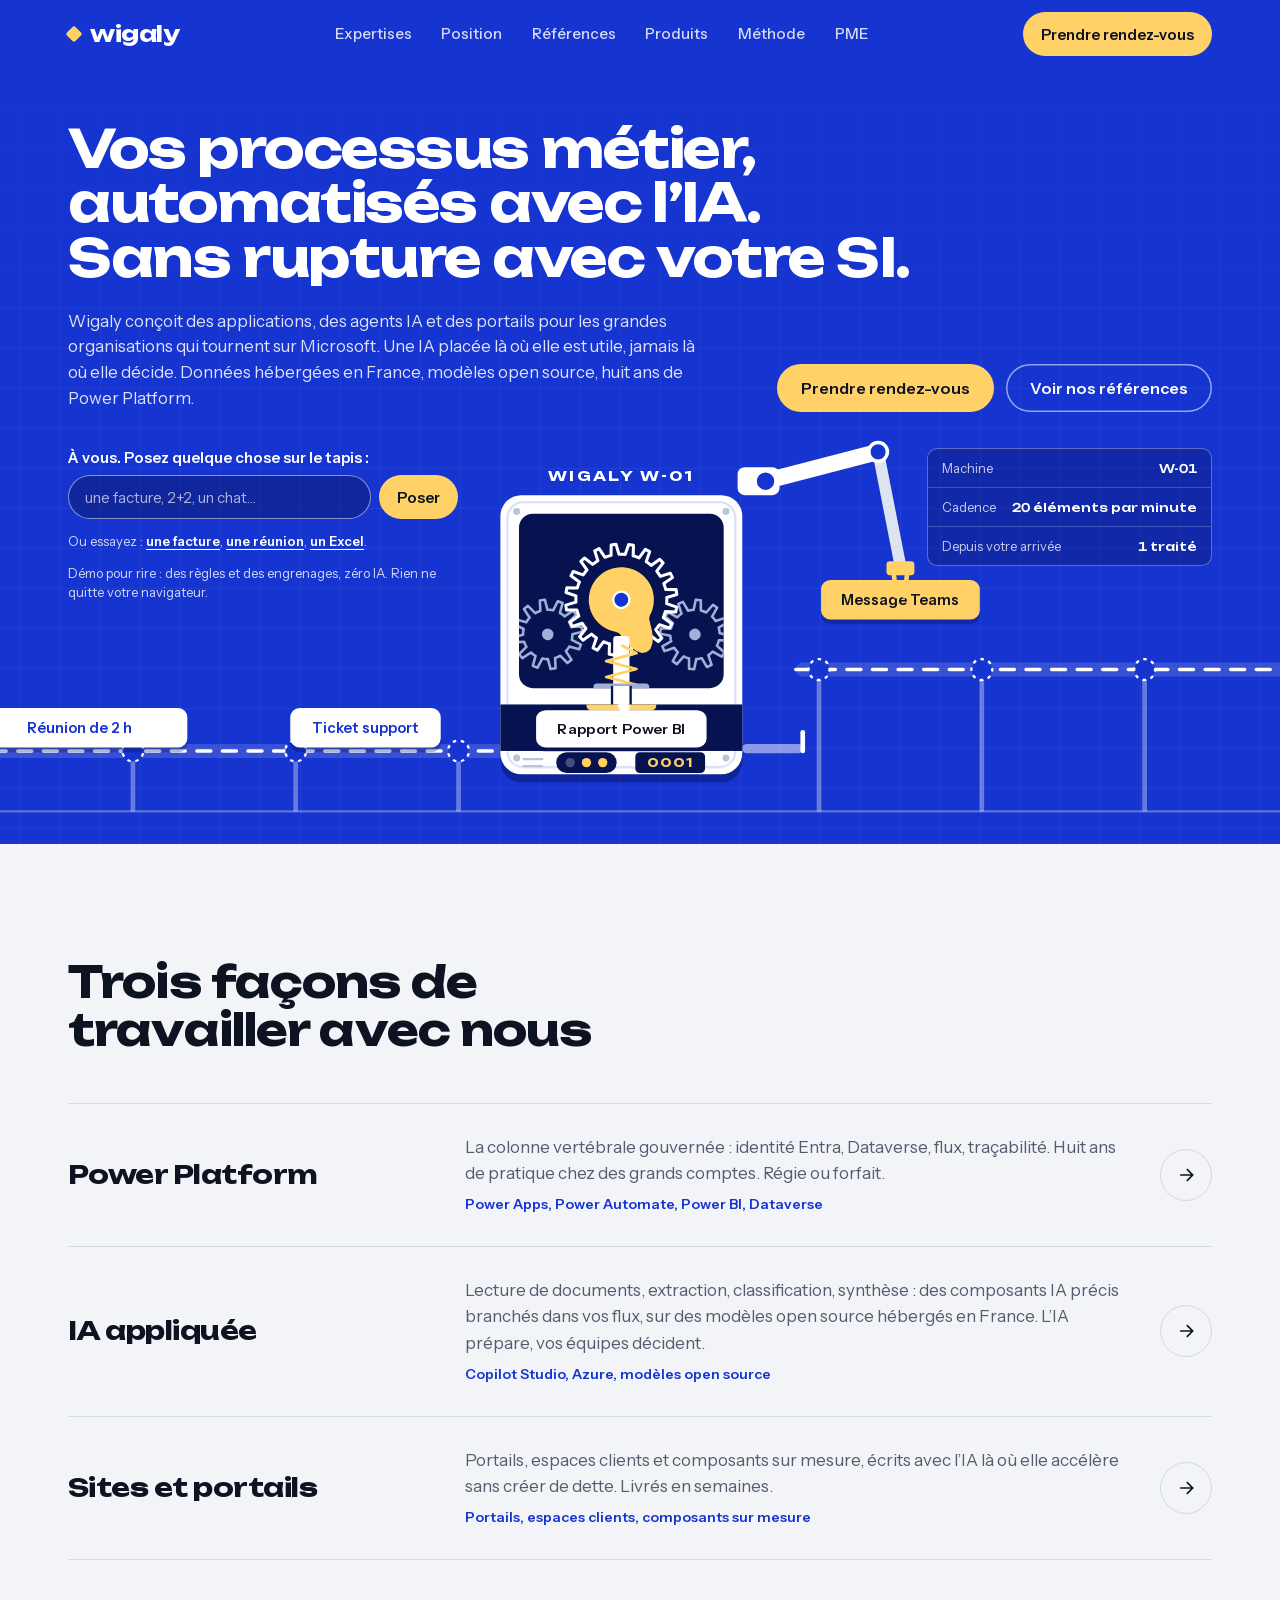
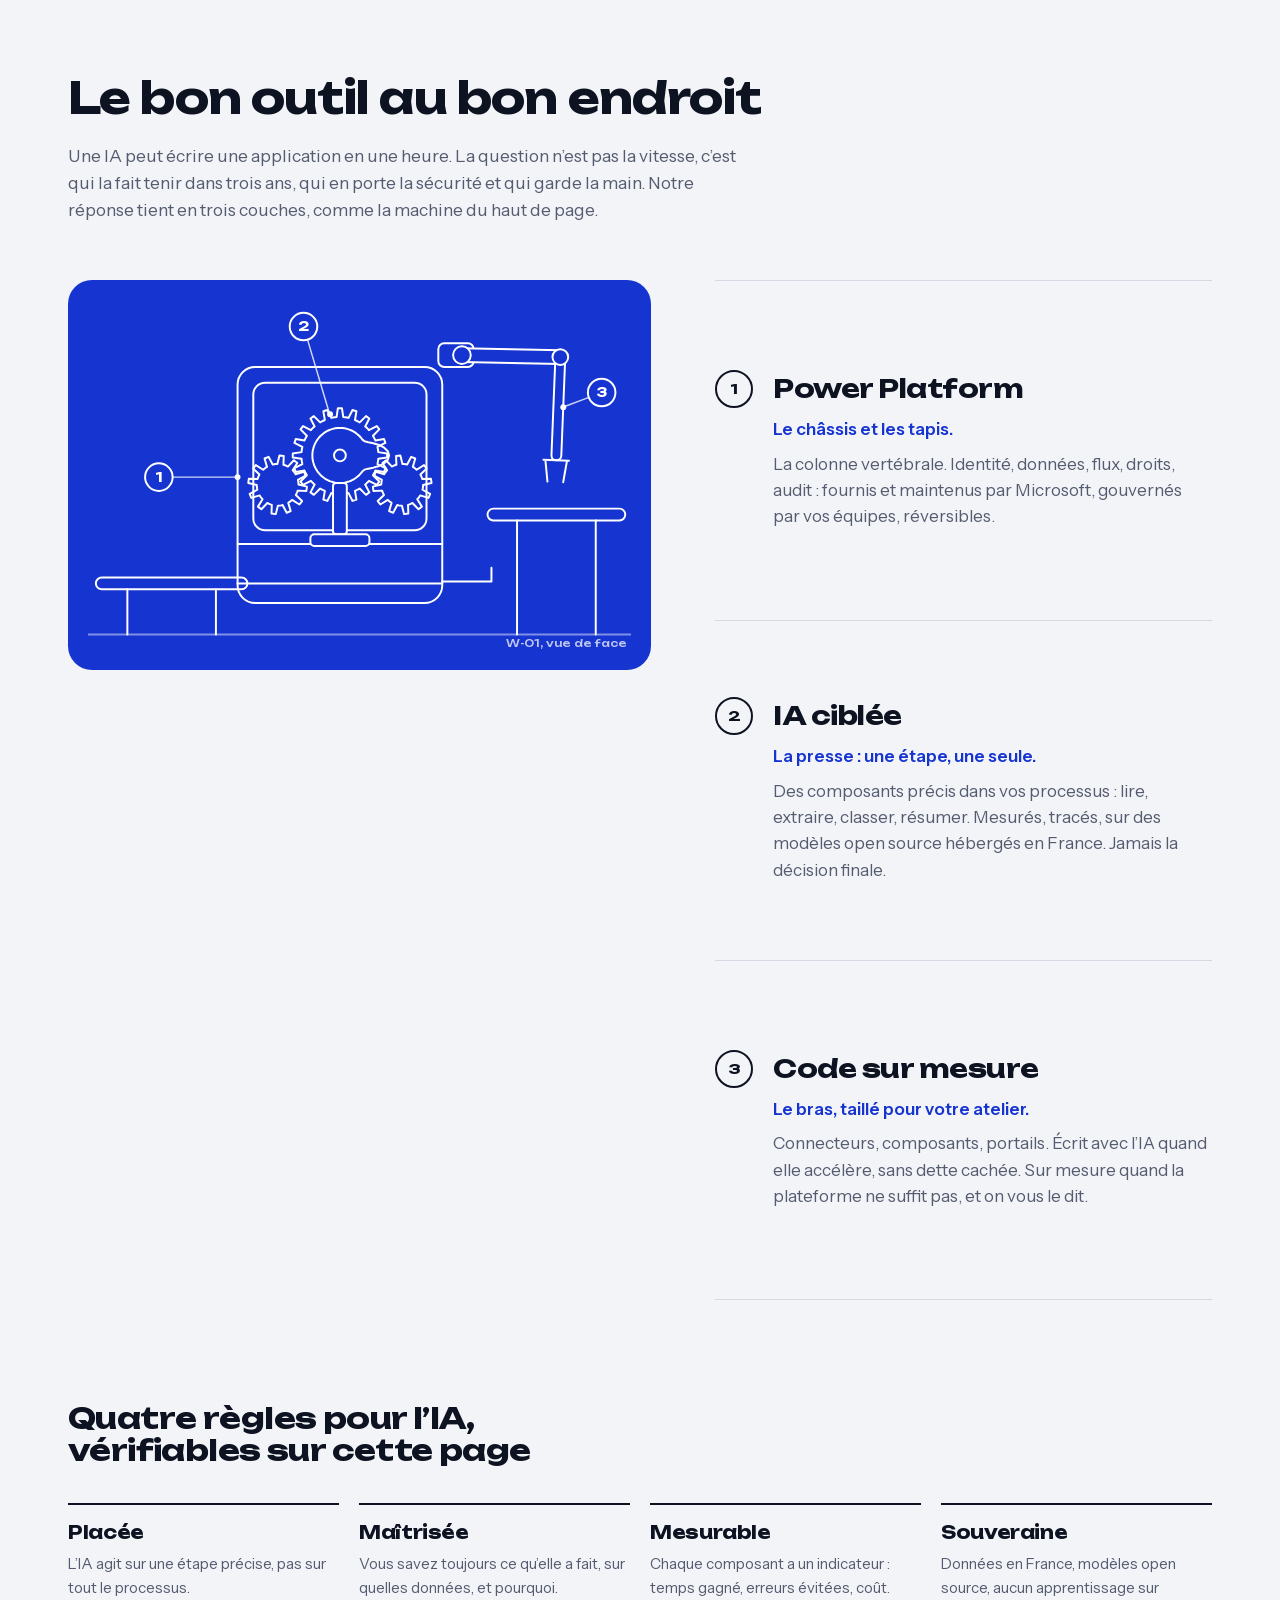
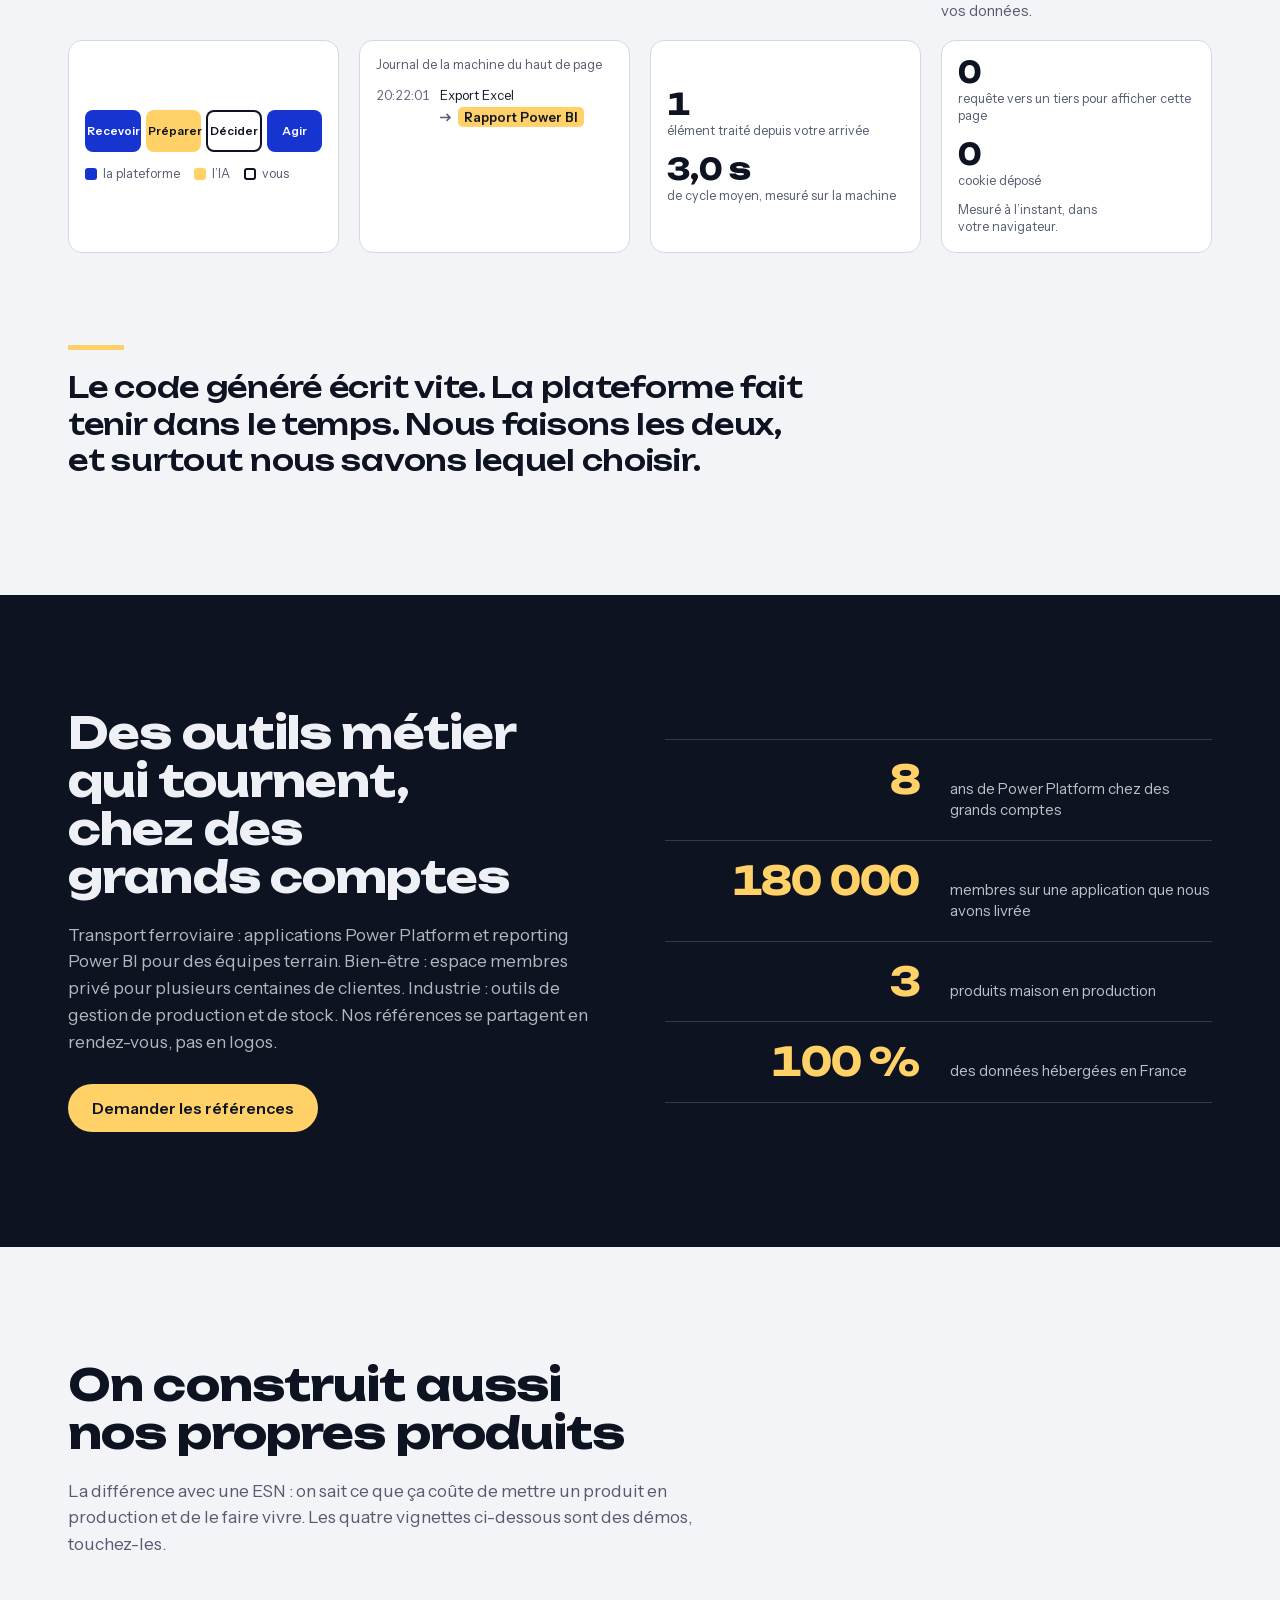
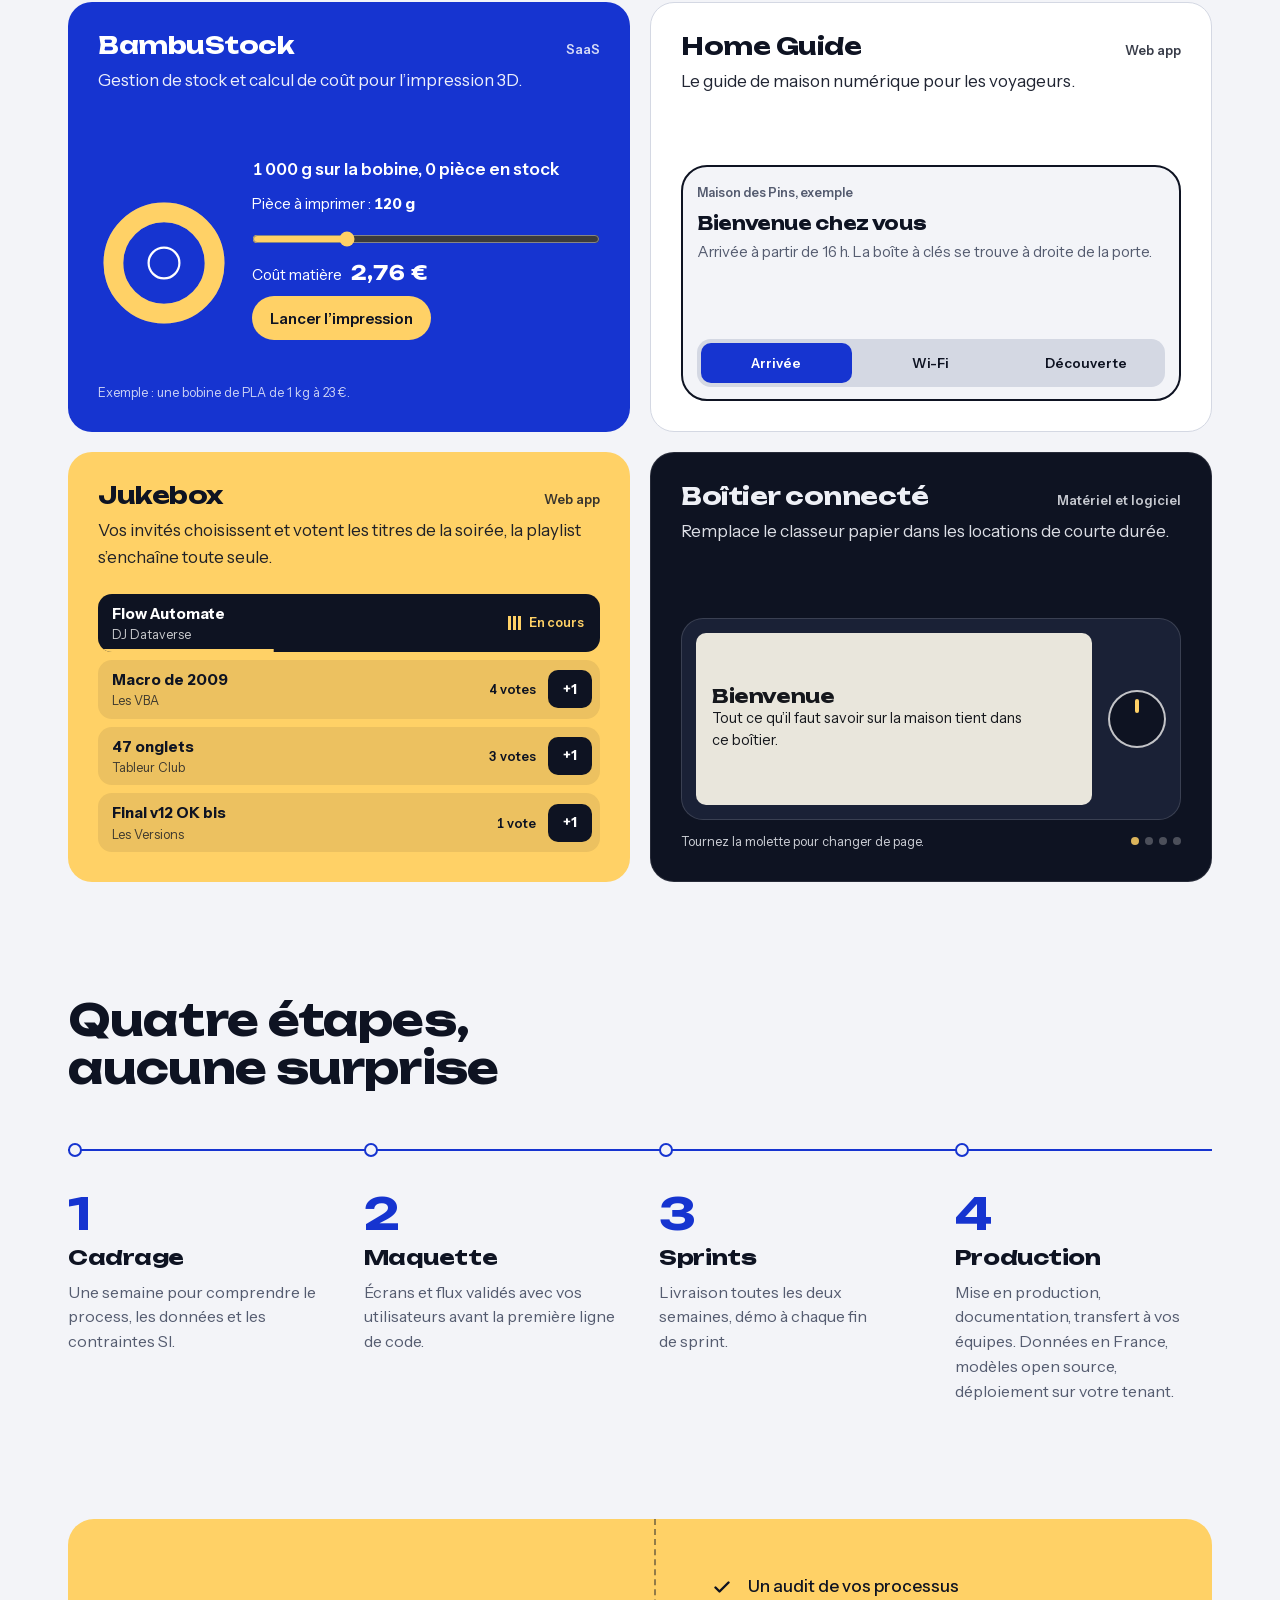
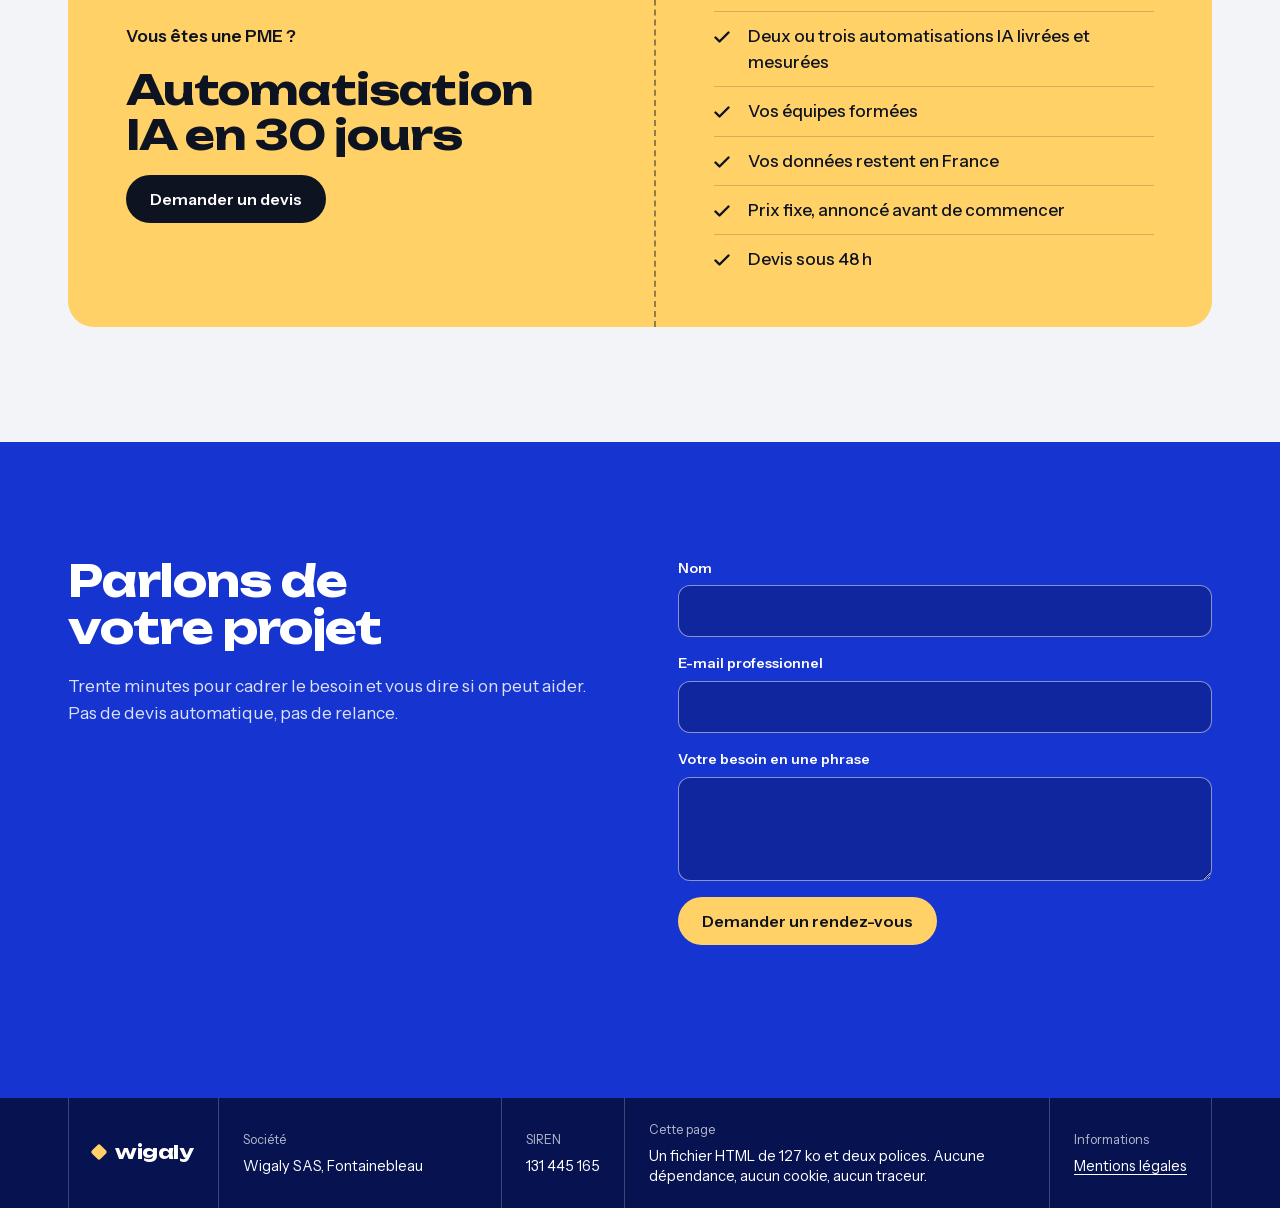
<file: index.html>
<!DOCTYPE html>
<html lang="fr">
<head>
<meta charset="utf-8">
<meta name="viewport" content="width=device-width, initial-scale=1, viewport-fit=cover">
<title>Wigaly | Dev, IA et Power Platform</title>
<!--
  Bonjour, vous lisez le code.
  Pas de framework, pas de dépendance, pas de traceur : une page, deux polices.
  Si ce genre de détail compte pour vous, parlons-en : https://wigaly.fr/#contact
-->
<meta name="description" content="Wigaly conçoit des applications, des agents IA et des portails pour les organisations qui tournent sur Microsoft. Power Platform, IA ciblée, code sur mesure. Données hébergées en France.">
<link rel="canonical" href="https://wigaly.fr/">
<meta name="theme-color" content="#1634D0">
<meta name="color-scheme" content="light dark">
<meta http-equiv="Content-Security-Policy" content="default-src 'none'; script-src 'sha256-qX1s1zWz9LETlTTkua7DiBuxr2IBR6Y5BhU6NMmOVVY=' 'sha256-QmC2ongD0VF4PHaNWZKIrT2hW1qVEXf73oFVi6MTuV0='; style-src 'sha256-6fe7krtAyXQupzDTDqhbJw/bdBOZjsmAE/sHssBiT24='; img-src 'self' data:; font-src 'self'; connect-src 'self'; base-uri 'none'; form-action 'self'">
<meta property="og:title" content="Wigaly | Dev, IA et Power Platform">
<meta property="og:description" content="Vos processus métier, automatisés avec l’IA. Sans rupture avec votre SI.">
<meta property="og:url" content="https://wigaly.fr/">
<meta property="og:type" content="website">
<meta property="og:locale" content="fr_FR">
<meta property="og:site_name" content="Wigaly">
<meta property="og:image" content="https://wigaly.fr/og.png">
<meta property="og:image:width" content="1200">
<meta property="og:image:height" content="630">
<meta property="og:image:alt" content="La machine W-01 de Wigaly : les demandes entrent en blanc sur un tapis, la presse les transforme, elles ressortent en jaune.">
<meta name="twitter:card" content="summary_large_image">
<link rel="icon" href="favicon.ico" sizes="32x32">
<link rel="icon" href="favicon.svg" type="image/svg+xml">
<link rel="apple-touch-icon" href="apple-touch-icon.png">
<link rel="preload" href="fonts/unbounded.woff2" as="font" type="font/woff2" crossorigin>
<link rel="preload" href="fonts/instrument-sans.woff2" as="font" type="font/woff2" crossorigin>
<script>(function(d){var c='js';try{if(sessionStorage.getItem('w01'))c+=' seen';else sessionStorage.setItem('w01','1');}catch(e){}d.className=c;})(document.documentElement);</script>
<style>
/* Wigaly : plan d'atelier.
   Une ligne de production traverse le haut de page. Le bleu est celui d'un tirage de plan,
   le jaune ne marque que ce qui sort de la machine, tout le reste se tait. */
@font-face{font-family:"Unbounded";src:url("fonts/unbounded.woff2") format("woff2");font-weight:500 700;font-style:normal;font-display:swap}
@font-face{font-family:"Instrument Sans";src:url("fonts/instrument-sans.woff2") format("woff2");font-weight:400 700;font-style:normal;font-display:swap}

:root{
  --paper:#F3F4F8; --raise:#FFFFFF; --ink:#0E1322; --mute:#555C70; --line:#D4D8E3;
  --cobalt:#1634D0; --night:#071250; --signal:#FFD166;
  --accent:#1634D0; --slab:#0E1322; --focus:#1634D0;
  --display:"Unbounded","Arial Black","Segoe UI",system-ui,sans-serif;
  --text:"Instrument Sans","Helvetica Neue",Helvetica,Arial,sans-serif;
  --gut:clamp(20px,4vw,48px);
  --t0:1s;
  color-scheme:light;
  box-sizing:border-box;padding-top:env(safe-area-inset-top,0px);padding-bottom:env(safe-area-inset-bottom,0px);
}
@media (prefers-color-scheme:dark){
  :root:not([data-theme="light"]){--paper:#0C101C;--raise:#141A2B;--ink:#EEF0F6;--mute:#A4ACC2;--line:#262D44;--accent:#93A5FF;--slab:#070A13;--focus:#FFD166;color-scheme:dark}
}
:root[data-theme="dark"]{--paper:#0C101C;--raise:#141A2B;--ink:#EEF0F6;--mute:#A4ACC2;--line:#262D44;--accent:#93A5FF;--slab:#070A13;--focus:#FFD166;color-scheme:dark}
.seen,html:not(.js){--t0:.05s}

*,*::before,*::after{box-sizing:border-box}
html{scroll-behavior:smooth;scroll-padding-top:84px;-webkit-text-size-adjust:100%;text-size-adjust:100%}
body{margin:0;background:var(--paper);color:var(--ink);font:400 17px/1.55 var(--text);-webkit-font-smoothing:antialiased;overflow-x:clip}
body::before{content:"";position:fixed;inset:0 0 auto;height:env(safe-area-inset-top,0px);z-index:40;background:var(--cobalt)}
h1,h2,h3,h4{font-family:var(--display);font-weight:700;letter-spacing:-.02em;line-height:1.1;margin:0;text-wrap:balance}
p,dl,dd,ol,ul,figure{margin:0}
ol,ul{padding:0;list-style:none}
p{text-wrap:pretty}
a{color:inherit;text-underline-offset:.2em}
button,input,textarea{font:inherit;color:inherit}
button{cursor:pointer}
img,svg{max-width:100%}
[hidden]{display:none!important}
:focus-visible{outline:3px solid var(--focus);outline-offset:3px}
.oc{--focus:#FFD166}
.vh{position:absolute;width:1px;height:1px;overflow:hidden;clip-path:inset(50%);white-space:nowrap}
.skip{position:absolute;left:12px;top:-80px;z-index:60;background:var(--signal);color:#0E1322;padding:12px 16px;border-radius:10px;font-weight:600;text-decoration:none}
.skip:focus{top:calc(env(safe-area-inset-top,0px) + 12px)}
.wrap{max-width:1240px;margin-inline:auto;padding-left:max(var(--gut),env(safe-area-inset-left,0px));padding-right:max(var(--gut),env(safe-area-inset-right,0px))}

/* Boutons */
.btn{display:inline-flex;align-items:center;justify-content:center;gap:10px;min-height:48px;padding:0 24px;border:0;border-radius:999px;font:600 16px/1 var(--text);text-decoration:none;white-space:nowrap;cursor:pointer;transition:transform .25s cubic-bezier(.2,.8,.2,1),background-color .2s,box-shadow .2s}
.btn:hover{transform:translateY(-2px)}
.btn-signal{background:var(--signal);color:#0E1322}
.btn-ghost{background:transparent;color:#fff;box-shadow:inset 0 0 0 1.5px rgba(255,255,255,.55)}
.btn-ghost:hover{box-shadow:inset 0 0 0 1.5px #fff}
.btn-ink{background:var(--cobalt);color:#fff}
.btn-dark{background:#0E1322;color:#fff}
.btn-sm{min-height:44px;padding:0 18px;font-size:15px}
.btn[aria-disabled="true"]{opacity:.6;cursor:default;transform:none}

/* Barre de navigation */
.nav{position:sticky;top:env(safe-area-inset-top,0px);z-index:30;background:var(--cobalt);color:#fff;transition:transform .45s cubic-bezier(.2,.8,.2,1)}
.nav.away{transform:translateY(-105%)}
.nav>.wrap{display:flex;align-items:center;justify-content:space-between;gap:16px;height:68px}
.logo{display:inline-flex;align-items:center;gap:10px;font:700 22px/1 var(--display);letter-spacing:-.02em;text-decoration:none;color:inherit}
.logo i{width:12px;height:12px;border-radius:2px;background:var(--signal);transform:rotate(45deg);flex:none}
.nav .logo{view-transition-name:logo}
.nav nav{display:flex;gap:clamp(12px,2vw,28px);font-weight:500;font-size:15px}
.nav nav a{position:relative;padding:12px 2px;text-decoration:none;opacity:.82;transition:opacity .2s}
.nav nav a:hover,.nav nav a[aria-current="true"]{opacity:1}
.nav nav a::after{content:"";position:absolute;left:2px;right:2px;bottom:6px;height:2px;background:var(--signal);transform:scaleX(0);transform-origin:0 50%;transition:transform .35s cubic-bezier(.2,.8,.2,1)}
.nav nav a[aria-current="true"]::after{transform:scaleX(1)}
.progress{position:absolute;left:0;right:0;bottom:0;height:3px;background:var(--signal);transform-origin:0 50%;transform:scaleX(0)}
@supports (animation-timeline:scroll()){
  .progress{animation:prog linear both;animation-timeline:scroll(root block)}
  @keyframes prog{to{transform:scaleX(1)}}
}
@media (max-width:880px){.nav nav{display:none}}

/* Ouverture */
.hero{position:relative;isolation:isolate;overflow:hidden;background:var(--cobalt);color:#fff}
.hero::before{content:"";position:absolute;inset:0;z-index:-1;background-image:linear-gradient(rgba(255,255,255,.05) 1px,transparent 1px),linear-gradient(90deg,rgba(255,255,255,.05) 1px,transparent 1px);background-size:40px 40px;background-position:50% 0;-webkit-mask-image:linear-gradient(180deg,transparent,#000 45%);mask-image:linear-gradient(180deg,transparent,#000 45%)}
.hero-top{display:grid;gap:clamp(16px,2.6vh,30px);padding-block:clamp(32px,6vh,72px) clamp(10px,2vh,24px)}
.hero h1{font-size:clamp(29px,min(4.05vw,7.4vh),58px);line-height:1.05;letter-spacing:-.028em}
.hero h1 .l{display:block}
.hero h1 .w{display:inline-block;opacity:0;transform:translateY(.55em) rotate(2deg);animation:rise .8s cubic-bezier(.2,.8,.2,1) forwards;animation-delay:calc(var(--t0) + var(--i) * 55ms)}
.hero-sub{display:grid;grid-template-columns:minmax(0,1fr) auto;gap:20px 48px;align-items:end;opacity:0;animation:fade .7s ease forwards;animation-delay:calc(var(--t0) + .55s)}
.hero-sub p{max-width:62ch;font-size:clamp(16px,1.3vw,19px);color:rgba(255,255,255,.86)}
.cta{display:flex;flex-wrap:wrap;gap:12px}
@keyframes rise{to{opacity:1;transform:none}}
@keyframes fade{to{opacity:1}}
@media (max-width:760px){
  .hero h1 .l{display:inline}
  .hero-sub{grid-template-columns:minmax(0,1fr)}
}

/* La ligne : machine W-01 */
.band{position:relative;height:clamp(300px,46vh,430px);opacity:0;animation:fade .8s ease forwards;animation-delay:calc(var(--t0) + .15s)}
#mach{position:absolute;inset:0;display:block;width:100%;height:100%;max-width:none;overflow:visible}
#mach text{font-family:var(--display)}
#mach .chip text{font:600 12.5px var(--text)}
#mach .chip.user .face{stroke:#FFD166;stroke-width:3}
.roller{fill:var(--cobalt);stroke:#fff;stroke-width:2;stroke-dasharray:3 4;transform-box:fill-box;transform-origin:center}
#leds circle{fill:rgba(255,255,255,.25)}
#leds circle.on{fill:#FFD166}
.band-ui{position:absolute;inset:0;display:flex;justify-content:space-between;align-items:flex-start;gap:24px 40px;padding-top:18px;pointer-events:none}
.band-ui>*{pointer-events:auto}
html:not(.js) .band-ui{display:none}
.drop{display:grid;gap:8px;width:min(100%,390px)}
.drop label{font:600 15px/1.3 var(--text)}
.drop-row{display:flex;gap:8px}
.drop input{flex:1;min-width:0;height:44px;padding:0 16px;border-radius:999px;border:1.5px solid rgba(255,255,255,.5);background:rgba(7,18,80,.4);color:#fff;font-size:15px}
.drop input::placeholder{color:rgba(255,255,255,.66)}
.drop-try,.drop-out{font-size:13px;line-height:1.45;color:rgba(255,255,255,.8)}
.drop-try button{padding:5px 0;border:0;background:none;color:#fff;font-weight:600;text-decoration:underline;text-underline-offset:3px}
.drop-out{min-height:2.9em}
.cartouche{display:grid;min-width:278px;border:1px solid rgba(255,255,255,.32);border-radius:10px;background:rgba(7,18,80,.3);font-size:13px;overflow:hidden}
.cartouche div{display:grid;grid-template-columns:auto 1fr;gap:16px;align-items:baseline;padding:9px 14px;border-top:1px solid rgba(255,255,255,.2)}
.cartouche div:first-child{border-top:0}
.cartouche dt{color:rgba(255,255,255,.76)}
.cartouche dd{text-align:right;font:500 12px/1.3 var(--display);font-variant-numeric:tabular-nums}
@media (max-width:1239px){
  .band{height:auto}
  #mach{position:static;height:clamp(270px,42vh,380px)}
  .band-ui{position:static;flex-wrap:wrap;padding-block:6px 30px}
  .drop{width:min(100%,460px)}
  .cartouche{min-width:min(100%,278px)}
}

/* Sections */
.block{padding-block:clamp(72px,9vw,128px)}
.block h2{font-size:clamp(27px,3.4vw,46px);max-width:19ch}
.lead{max-width:62ch;margin-top:20px;font-size:clamp(17px,1.35vw,20px);color:var(--mute)}
.sub{margin-top:clamp(64px,8vw,104px);font-size:clamp(21px,2.3vw,30px);max-width:24ch}

/* Titres révélés ligne à ligne (uniquement après un premier défilement) */
.split .ln{display:block;overflow:hidden;padding-bottom:.08em;margin-bottom:-.08em}
.split .ln>span{display:block}
.split.pre .ln>span{transform:translateY(112%)}
.split.in .ln>span{transform:none;transition:transform .95s cubic-bezier(.2,.8,.2,1);transition-delay:calc(var(--k) * 80ms)}

/* Expertises */
.rows{margin-top:48px;border-top:1px solid var(--line)}
.row{position:relative;display:grid;grid-template-columns:minmax(0,1.1fr) minmax(0,2fr) auto;gap:32px;align-items:center;padding:30px 0;border-bottom:1px solid var(--line);text-decoration:none;transition:padding .35s cubic-bezier(.2,.8,.2,1)}
.row::before{content:"";position:absolute;left:0;top:-1px;bottom:-1px;width:6px;background:var(--cobalt);transform:scaleY(0);transform-origin:50% 100%;transition:transform .35s cubic-bezier(.2,.8,.2,1)}
.row:hover,.row:focus-visible{padding-left:24px}
.row:hover::before,.row:focus-visible::before{transform:scaleY(1)}
.row h3{font-size:clamp(20px,2vw,28px)}
.row p{color:var(--mute)}
.row .tools{margin-top:8px;font-size:14px;font-weight:600;color:var(--accent)}
.row .go{display:grid;place-items:center;width:52px;height:52px;border-radius:50%;border:1.5px solid var(--line);transition:background-color .3s,color .3s,border-color .3s,transform .35s cubic-bezier(.2,.8,.2,1)}
.row:hover .go,.row:focus-visible .go{background:var(--cobalt);border-color:var(--cobalt);color:#fff;transform:rotate(-45deg)}
@media (max-width:760px){.row{grid-template-columns:minmax(0,1fr);gap:10px}.row .go{display:none}}

/* Position : le plan en trois couches */
.plan-grid{display:grid;grid-template-columns:minmax(0,1.08fr) minmax(0,.92fr);gap:clamp(28px,5vw,72px);align-items:start;margin-top:clamp(36px,5vw,56px)}
.plan{position:sticky;top:92px;z-index:2;padding:clamp(10px,1.6vw,20px);border-radius:24px;background:var(--cobalt);color:#fff}
.plan svg{display:block;width:100%;height:auto}
.plan .ln{fill:none;stroke:#fff;stroke-width:2;stroke-linecap:round;stroke-linejoin:round;transition:stroke .35s}
.plan .dim{stroke-opacity:.45}
.plan .sol{fill:var(--cobalt)}
.plan .flow{opacity:0;stroke-dasharray:10 9}
.plan .p{transition:opacity .45s}
.plan text{font-family:var(--display);fill:#fff}
.plan .bl circle{fill:var(--cobalt);stroke:#fff;stroke-width:2;transition:fill .35s,stroke .35s}
.plan .bl text{font-size:13px;font-weight:700;text-anchor:middle;transition:fill .35s}
.plan .bl .ld{stroke:#fff;stroke-width:1.5;stroke-opacity:.8}
.plan .bl .dot{fill:#fff;stroke:none}
.plan[data-on] .p,.plan[data-on] .bl{opacity:.28}
.plan[data-on="1"] .p1,.plan[data-on="2"] .p2,.plan[data-on="3"] .p3,.plan[data-on="1"] .b1,.plan[data-on="2"] .b2,.plan[data-on="3"] .b3{opacity:1}
.plan[data-on="1"] .p1 .ln,.plan[data-on="2"] .p2 .ln,.plan[data-on="3"] .p3 .ln{stroke:var(--signal)}
.plan[data-on="1"] .b1 circle,.plan[data-on="2"] .b2 circle,.plan[data-on="3"] .b3 circle{fill:var(--signal);stroke:var(--signal)}
.plan[data-on="1"] .b1 text,.plan[data-on="2"] .b2 text,.plan[data-on="3"] .b3 text{fill:#0E1322}
.plan[data-on="1"] .flow{opacity:1;animation:pflow .9s linear infinite}
.plan[data-on="2"] .spin{animation:pspin 4s linear infinite}
.plan[data-on="2"] .spin.rev{animation:pspinr 2.4s linear infinite}
.plan[data-on="2"] .bob{animation:pbob 4s linear infinite}
.plan[data-on="3"] .swing{animation:pswing 1.8s ease-in-out infinite alternate}
@keyframes pflow{to{stroke-dashoffset:-19}}
@keyframes pspin{to{transform:rotate(360deg)}}
@keyframes pspinr{to{transform:rotate(-360deg)}}
@keyframes pbob{0%,15.5%{transform:translateY(0)}20%{transform:translateY(11px)}25%{transform:translateY(22px)}30%{transform:translateY(11px)}34.5%,100%{transform:translateY(0)}}
@keyframes pswing{from{transform:rotate(-5deg)}to{transform:rotate(7deg)}}
.layer{display:grid;grid-template-columns:40px minmax(0,1fr);column-gap:18px;row-gap:8px;align-content:center;min-height:min(40vh,340px);padding-block:28px;border-top:1px solid var(--line);transition:opacity .4s}
.layer:last-child{border-bottom:1px solid var(--line)}
.layers.live .layer:not(.on){opacity:.5}
.bal{grid-row:1/span 3;align-self:start;display:grid;place-items:center;width:38px;height:38px;border-radius:50%;border:2px solid var(--ink);font:700 14px/1 var(--display);transition:background-color .35s,border-color .35s,color .35s}
.layer.on .bal{background:var(--signal);border-color:var(--signal);color:#0E1322}
.layer h3{align-self:center;min-height:38px;display:flex;align-items:center;font-size:clamp(20px,2vw,26px)}
.layer .k{font-weight:600;color:var(--accent)}
.layer p{grid-column:2;color:var(--mute)}
@media (max-width:900px){
  .plan-grid{grid-template-columns:minmax(0,1fr);gap:8px}
  .plan{top:calc(env(safe-area-inset-top,0px) + 8px);border-radius:18px;box-shadow:0 0 0 10px var(--paper)}
  .layer{min-height:44vh}
}

/* Position : quatre règles, quatre instruments */
.rules{display:grid;grid-template-columns:repeat(4,minmax(0,1fr));gap:0 20px;margin-top:36px}
.rule{display:grid;grid-row:span 3;grid-template-rows:subgrid;gap:10px;margin-bottom:28px;padding-top:18px;border-top:2px solid var(--ink)}
.rule h4{font-size:18px}
.rule>p{font-size:15px;color:var(--mute)}
.inst{display:flex;flex-direction:column;justify-content:center;gap:12px;min-height:176px;margin-top:8px;padding:16px;border:1px solid var(--line);border-radius:14px;background:var(--raise)}
.inst-t,.inst-n{font-size:12.5px;line-height:1.35;color:var(--mute)}
.who{display:grid;grid-template-columns:repeat(4,minmax(0,1fr));gap:5px}
.who li{display:grid;place-items:center;min-height:42px;padding:0 2px;border-radius:8px;font:600 11.5px/1.1 var(--text);text-align:center}
.who .pf{background:var(--cobalt);color:#fff}
.who .ia{background:var(--signal);color:#0E1322}
.who .you{box-shadow:inset 0 0 0 2px var(--ink)}
.legend{display:flex;flex-wrap:wrap;gap:6px 14px;font-size:12.5px;color:var(--mute)}
.legend span{display:inline-flex;align-items:center;gap:6px}
.legend span::before{content:"";width:12px;height:12px;border-radius:3px}
.legend .pf::before{background:var(--cobalt)}
.legend .ia::before{background:var(--signal)}
.legend .you::before{box-shadow:inset 0 0 0 2px var(--ink)}
.journal{display:grid;align-content:start;gap:9px;height:150px;overflow:hidden;font-size:13px;line-height:1.4;-webkit-mask-image:linear-gradient(180deg,#000 74%,transparent);mask-image:linear-gradient(180deg,#000 74%,transparent)}
.journal li{display:grid;grid-template-columns:auto minmax(0,1fr);gap:2px 10px;align-items:baseline;animation:jin .45s cubic-bezier(.2,.8,.2,1)}
.journal time{grid-area:1/1;color:var(--mute);font-variant-numeric:tabular-nums}
.journal i{grid-area:2/1;font-style:normal;font-weight:700;color:var(--accent)}
.journal .ja{grid-area:1/2;overflow-wrap:anywhere}
.journal .jb{grid-area:2/2;line-height:1.75}
.journal svg{width:12px;height:9px;margin-right:6px;color:var(--mute)}
.journal b{padding:2px 6px;border-radius:5px;background:var(--signal);color:#0E1322;font-weight:600;-webkit-box-decoration-break:clone;box-decoration-break:clone}
.journal .idle{display:block;color:var(--mute);animation:none}
@keyframes jin{from{opacity:0;transform:translateY(-8px)}}
.meas{display:grid;gap:14px}
.meas div{display:flex;flex-direction:column-reverse;gap:4px}
.meas dd{font:700 30px/1 var(--display);font-variant-numeric:tabular-nums}
.meas dt{font-size:12.5px;line-height:1.35;color:var(--mute)}
.quote{max-width:30ch;margin-top:clamp(36px,5vw,64px);font:500 clamp(20px,2.2vw,30px)/1.3 var(--display);letter-spacing:-.01em}
.quote::before{content:"";display:block;width:56px;height:5px;margin-bottom:20px;background:var(--signal)}
@media (max-width:1180px){.rules{grid-template-columns:repeat(2,minmax(0,1fr))}}
@media (max-width:600px){.rules{grid-template-columns:minmax(0,1fr)}}

/* Références */
.slab{background:var(--slab);color:#EEF0F6}
.slab .lead{color:rgba(238,240,246,.74)}
.refs{display:grid;grid-template-columns:minmax(0,1fr) minmax(0,1.05fr);gap:clamp(32px,6vw,88px);align-items:center}
.refs .btn{margin-top:28px}
.stats div{display:grid;grid-template-columns:minmax(0,6.4em) minmax(0,1fr);gap:clamp(16px,2.4vw,32px);align-items:baseline;padding-block:20px;border-top:1px solid rgba(255,255,255,.16);font-size:clamp(28px,3.1vw,44px)}
.stats div:last-child{border-bottom:1px solid rgba(255,255,255,.16)}
.stats dd{grid-row:1;grid-column:1;text-align:right;white-space:nowrap;font:700 1em/1 var(--display);letter-spacing:-.03em;color:var(--signal);font-variant-numeric:tabular-nums}
.stats dt{grid-row:1;grid-column:2;font-size:15px;line-height:1.4;color:rgba(238,240,246,.78)}
@media (max-width:900px){.refs{grid-template-columns:minmax(0,1fr)}}
@media (max-width:480px){.stats div{grid-template-columns:minmax(0,1fr);gap:6px}.stats dd{text-align:left}.stats dt{grid-row:2;grid-column:1}}

/* Produits : quatre démos jouables */
.prods{display:grid;grid-template-columns:repeat(2,minmax(0,1fr));gap:20px;margin-top:44px}
.prod{display:grid;grid-template-rows:auto 1fr;gap:22px;min-height:430px;padding:clamp(20px,2.4vw,30px);border-radius:24px}
.prod header{display:grid;gap:8px}
.prod-h{display:flex;justify-content:space-between;align-items:baseline;gap:12px}
.prod h3{font-size:24px}
.kind{font-size:13px;font-weight:600;opacity:.82}
.desc{max-width:46ch;opacity:.92}
.prod-a{background:var(--cobalt);color:#fff;--focus:#FFD166}
.prod-b{background:var(--raise);border:1px solid var(--line)}
.prod-c{background:var(--signal);color:#0E1322;--focus:#0E1322}
.prod-d{background:var(--slab);color:#EEF0F6;border:1px solid rgba(255,255,255,.1);--focus:#FFD166}
.demo{align-self:end}
.demo-note{margin-top:12px;font-size:12.5px;opacity:.78}
@media (max-width:860px){.prods{grid-template-columns:minmax(0,1fr)}.prod{min-height:0}}

/* BambuStock */
.bs{display:grid;grid-template-columns:132px minmax(0,1fr);gap:22px;align-items:center}
.spool{width:132px;height:132px;transform:rotate(-90deg)}
.spool .track{fill:none;stroke:rgba(255,255,255,.22);stroke-width:18}
.spool .left{fill:none;stroke:var(--signal);stroke-width:18;transition:stroke-dasharray .9s cubic-bezier(.2,.8,.2,1)}
.spool .hub{fill:none;stroke:#fff;stroke-width:2}
.bs-ui{display:grid;gap:10px}
.bs-stock{font-weight:600;font-variant-numeric:tabular-nums}
.bs-row{font-size:15px}
.bs-ui output{font-weight:700;font-variant-numeric:tabular-nums}
.bs-ui input[type=range]{width:100%;height:28px;margin:0;accent-color:var(--signal)}
.bs-cost{font-size:15px}
.bs-cost b{font:700 20px/1 var(--display);margin-left:6px;font-variant-numeric:tabular-nums}
.bs-ui .btn{justify-self:start}
.bs-msg{min-height:1.5em;font-size:13.5px}
@media (max-width:480px){.bs{grid-template-columns:minmax(0,1fr)}.spool{width:108px;height:108px}}

/* Home Guide */
.hg{display:grid}
.phone{display:grid;grid-template-rows:auto 1fr auto;gap:12px;width:100%;min-height:236px;padding:16px 14px 12px;border:2px solid var(--ink);border-radius:26px;background:var(--paper)}
.hg-home{font-size:12.5px;font-weight:600;color:var(--mute)}
.hg-panels h4{font-size:18px;margin-bottom:6px}
.hg-panels p{font-size:15px;color:var(--mute)}
.hg-panels>div{animation:hgin .35s cubic-bezier(.2,.8,.2,1)}
@keyframes hgin{from{opacity:0;transform:translateX(10px)}}
.hg-tabs{display:grid;grid-template-columns:repeat(3,minmax(0,1fr));gap:4px;padding:4px;border-radius:14px;background:var(--line)}
.hg-tabs button{min-height:40px;padding:0 4px;border:0;border-radius:10px;background:transparent;font-size:13.5px;font-weight:600;color:var(--ink)}
.hg-tabs button[aria-selected="true"]{background:var(--cobalt);color:#fff}

/* Jukebox */
.jk-list{display:grid;gap:8px}
.jk-list li{position:relative;display:grid;grid-template-columns:minmax(0,1fr) auto auto;gap:12px;align-items:center;min-height:54px;padding:8px 8px 8px 14px;border-radius:14px;background:rgba(14,19,34,.08);overflow:hidden}
.jk-list li.now{background:#0E1322;color:#fff}
.jk-t{display:grid;min-width:0}
.jk-t b{font-size:15px;white-space:nowrap;overflow:hidden;text-overflow:ellipsis}
.jk-t span{font-size:12.5px;opacity:.78}
.jk-v{font-size:13px;font-weight:600;font-variant-numeric:tabular-nums;white-space:nowrap}
.jk-list button{min-width:44px;min-height:38px;border:0;border-radius:10px;background:#0E1322;color:#fff;font-weight:700;font-size:14px;transition:transform .15s}
.jk-list button:active{transform:scale(.92)}
.jk-now{grid-column:2/span 2;display:inline-flex;align-items:center;gap:8px;padding-right:8px;font-size:12.5px;font-weight:600;color:var(--signal)}
.jk-eq{display:inline-flex;align-items:flex-end;gap:2px;height:14px}
.jk-eq i{width:3px;height:100%;background:var(--signal);transform-origin:50% 100%;animation:eq .9s ease-in-out infinite alternate}
.jk-eq i:nth-child(2){animation-delay:-.3s}.jk-eq i:nth-child(3){animation-delay:-.6s}
@keyframes eq{from{transform:scaleY(.25)}to{transform:scaleY(1)}}
.jk-bar{position:absolute;left:0;right:0;bottom:0;height:3px;background:var(--signal);transform-origin:0 50%;transform:scaleX(.35)}

/* Boîtier */
.bx{display:grid;gap:12px}
.box{display:grid;grid-template-columns:minmax(0,1fr) auto;gap:16px;align-items:center;padding:14px;border-radius:22px;background:#1A2136;border:1px solid rgba(255,255,255,.14)}
.eink{display:grid;align-content:center;gap:6px;min-height:172px;padding:16px;border-radius:10px;background:#E9E6DC;color:#15171C}
.eink h4{font-size:19px}
.eink p{font-size:14.5px}
.eink .qr{display:grid;grid-template-columns:92px minmax(0,1fr);gap:14px;align-items:center}
.eink .qr svg{width:92px;height:92px}
.eink small{font-size:12px;opacity:.75}
.eink.flash{animation:eink .34s steps(1)}
@keyframes eink{0%{filter:invert(1)}45%{filter:invert(0) contrast(.6)}100%{filter:none}}
.knob{position:relative;width:58px;height:58px;border-radius:50%;border:2px solid rgba(255,255,255,.75);background:#0E1322;transition:transform .4s cubic-bezier(.2,.8,.2,1)}
.knob span{position:absolute;left:50%;top:7px;width:4px;height:14px;margin-left:-2px;border-radius:2px;background:var(--signal)}
.bx-foot{display:flex;justify-content:space-between;align-items:center;gap:12px;font-size:12.5px;opacity:.85}
.bx-dots{display:inline-flex;gap:6px}
.bx-dots i{width:8px;height:8px;border-radius:50%;background:rgba(255,255,255,.3)}
.bx-dots i.on{background:var(--signal)}

/* Méthode */
.seq-wrap{position:relative;margin-top:56px}
.seq{display:grid;grid-template-columns:repeat(4,minmax(0,1fr));gap:clamp(20px,3vw,40px);padding-top:44px}
.seq-line{position:absolute;left:0;right:0;top:0;height:2px;background:var(--line)}
.seq-line i{position:absolute;inset:0;background:var(--accent);transform-origin:0 50%}
@supports (animation-timeline:view()){
  .seq-line i{animation:grow linear both;animation-timeline:view();animation-range:entry 30% cover 55%}
  @keyframes grow{from{transform:scaleX(0)}to{transform:scaleX(1)}}
}
.seq li{position:relative;display:grid;gap:10px;align-content:start}
.seq li::before{content:"";position:absolute;left:0;top:-50px;width:14px;height:14px;border-radius:50%;background:var(--paper);border:2px solid var(--accent)}
.seq .n{font:700 clamp(30px,3.4vw,46px)/1 var(--display);color:var(--accent)}
.seq h3{font-size:21px}
.seq p{color:var(--mute);font-size:16px}
@media (max-width:860px){
  .seq{grid-template-columns:minmax(0,1fr);gap:32px;padding:0 0 0 34px}
  .seq-line{left:6px;right:auto;top:6px;bottom:6px;width:2px;height:auto}
  .seq-line i{transform-origin:50% 0}
  .seq li::before{left:-34px;top:8px}
  @supports (animation-timeline:view()){@keyframes grow{from{transform:scaleY(0)}to{transform:scaleY(1)}}}
}

/* Offre PME : le bon de travail */
.block.flush{padding-top:0}
.ticket{display:grid;grid-template-columns:minmax(0,1.05fr) minmax(0,1fr);border-radius:26px;background:var(--signal);color:#0E1322;--focus:#0E1322}
.ticket-main{display:grid;gap:18px;align-content:center;justify-items:start;padding:clamp(28px,4.5vw,60px)}
.ticket-k{font-weight:600}
.ticket h2{font-size:clamp(26px,3.2vw,42px);max-width:14ch}
.ticket-spec{display:grid;align-content:center;gap:0;padding:clamp(20px,3.4vw,44px) clamp(28px,4.5vw,60px);border-left:2px dashed rgba(14,19,34,.45)}
.ticket-spec li{display:grid;grid-template-columns:22px minmax(0,1fr);gap:12px;align-items:baseline;padding-block:11px;border-top:1px solid rgba(14,19,34,.18);font-weight:500}
.ticket-spec li:first-child{border-top:0}
.ticket-spec svg{width:16px;height:12px;transform:translateY(1px)}
@media (max-width:820px){.ticket{grid-template-columns:minmax(0,1fr)}.ticket-spec{border-left:0;border-top:2px dashed rgba(14,19,34,.45)}}

/* Contact */
.closing{position:relative;isolation:isolate;background:var(--cobalt);color:#fff}
.closing .lead{color:rgba(255,255,255,.86)}
.contact{display:grid;grid-template-columns:minmax(0,1fr) minmax(0,1fr);gap:clamp(32px,6vw,88px);align-items:start}
.form{display:grid;gap:16px}
.f{display:grid;gap:6px}
.f label{font-size:14px;font-weight:600}
.f input,.f textarea{width:100%;padding:14px 16px;border:1.5px solid rgba(255,255,255,.5);border-radius:12px;background:rgba(7,18,80,.38);color:#fff;font-size:16px;line-height:1.4}
.f input{height:52px;padding-block:0}
.f textarea{min-height:104px;resize:vertical}
.f [aria-invalid="true"]{border-color:var(--signal)}
.err{font-size:13.5px;font-weight:600;color:var(--signal)}
.hp{position:absolute;left:-9999px;width:1px;height:1px;overflow:hidden}
.form .btn{justify-self:start}
.form-status{min-height:1.5em;font-size:15px;font-weight:600}
.form-status.warn,.form-status.bad{color:var(--signal)}
@media (max-width:900px){.contact{grid-template-columns:minmax(0,1fr)}}

/* Pied de page : le cartouche du plan */
.foot{background:var(--night);color:#fff}
.tb{display:grid;grid-template-columns:auto minmax(0,1fr) auto minmax(0,1.5fr) auto;border-inline:1px solid rgba(255,255,255,.22)}
.tb>div{display:grid;gap:6px;align-content:center;padding:22px clamp(14px,2vw,24px);border-left:1px solid rgba(255,255,255,.22)}
.tb>div:first-child{border-left:0}
.tb dt{font-size:12.5px;color:rgba(255,255,255,.7)}
.tb dd{font-size:14.5px;line-height:1.4}
.tb .logo{font-size:19px}
@media (max-width:980px){.tb{grid-template-columns:minmax(0,1fr) minmax(0,1fr);border-inline:0}.tb>div{border-left:0;border-top:1px solid rgba(255,255,255,.22);padding-inline:0}.tb>div:first-child{grid-column:1/-1;border-top:0}.tb>div:nth-child(4),.tb>div:nth-child(5){grid-column:1/-1}}

/* Rideau d'ouverture, une seule fois par visite */
.loader{position:fixed;inset:0;z-index:100;display:grid;place-items:center;background:#0E1322;color:var(--signal);font:700 clamp(28px,6vw,72px)/1.1 var(--display);animation:curtain .55s cubic-bezier(.7,0,.2,1) .78s forwards}
.loader span{display:block;overflow:hidden;padding-bottom:.14em}
.loader b{display:block;transform:translateY(118%);animation:rise .5s cubic-bezier(.2,.8,.2,1) .08s forwards}
@keyframes curtain{to{transform:translateY(-101%)}}
.seen .loader,html:not(.js) .loader{display:none}

/* Curseur (souris uniquement) */
.cur{position:fixed;left:0;top:0;z-index:90;width:12px;height:12px;margin:-6px 0 0 -6px;border-radius:50%;background:var(--signal);box-shadow:inset 0 0 0 2px var(--signal);mix-blend-mode:difference;pointer-events:none;opacity:0;transition:width .25s,height .25s,margin .25s,opacity .25s,background-color .25s}
.cur.live{opacity:1}
.cur.big{width:46px;height:46px;margin:-23px 0 0 -23px;background:transparent}
@media not all and (hover:hover) and (pointer:fine){.cur{display:none}}
.mag{will-change:transform}

/* Transitions de vue */
@view-transition{navigation:auto}
.vt-local::view-transition-old(root),.vt-local::view-transition-new(root){animation:none}
::view-transition-group(*){animation-duration:.4s;animation-timing-function:cubic-bezier(.2,.8,.2,1)}

@media (prefers-reduced-motion:reduce){
  html{scroll-behavior:auto}
  *,*::before,*::after{animation-duration:.01ms!important;animation-delay:0s!important;animation-iteration-count:1!important;transition-duration:.01ms!important;transition-delay:0s!important}
  .loader,.cur{display:none}
  .hero h1 .w,.hero-sub,.band{opacity:1;transform:none;animation:none}
}

</style>
<script type="application/ld+json">{"@context":"https://schema.org","@type":"ProfessionalService","name":"Wigaly","legalName":"WIGALY","url":"https://wigaly.fr/","logo":"https://wigaly.fr/apple-touch-icon.png","image":"https://wigaly.fr/og.png","description":"Applications métier, agents IA et portails pour les organisations qui tournent sur Microsoft.","foundingDate":"2026-10-13","address":{"@type":"PostalAddress","addressLocality":"Fontainebleau","postalCode":"77300","addressCountry":"FR"},"areaServed":"FR","identifier":{"@type":"PropertyValue","propertyID":"SIREN","value":"131445165"},"vatID":"FR49131445165","knowsAbout":["Microsoft Power Platform","Power Apps","Power Automate","Power BI","Dataverse","Copilot Studio","Intelligence artificielle appliquée","Automatisation de processus"]}</script>
</head>
<body>
<a class="skip" href="#contenu">Aller au contenu</a>
<div class="loader" aria-hidden="true"><span><b>wigaly</b></span></div>
<div class="cur" aria-hidden="true"></div>

<header class="nav oc" id="nav">
  <div class="wrap">
    <a class="logo" href="#top" aria-label="Wigaly, haut de page"><i></i>wigaly</a>
    <nav aria-label="Sections de la page">
      <a href="#expertises">Expertises</a><a href="#position">Position</a><a href="#references">Références</a><a href="#produits">Produits</a><a href="#methode">Méthode</a><a href="#pme">PME</a>
    </nav>
    <a class="btn btn-signal btn-sm mag" href="#contact">Prendre rendez-vous</a>
  </div>
  <span class="progress" aria-hidden="true"></span>
</header>

<main id="contenu">

<section class="hero oc" id="top">
  <div class="wrap hero-top">
    <h1><span class="l">Vos processus métier,</span> <span class="l">automatisés avec l’IA.</span> <span class="l">Sans rupture avec votre SI.</span></h1>
    <div class="hero-sub">
      <p>Wigaly conçoit des applications, des agents IA et des portails pour les grandes organisations qui tournent sur Microsoft. Une IA placée là où elle est utile, jamais là où elle décide. Données hébergées en France, modèles open source, huit ans de Power Platform.</p>
      <div class="cta">
        <a class="btn btn-signal mag" href="#contact">Prendre rendez-vous</a>
        <a class="btn btn-ghost mag" href="#references">Voir nos références</a>
      </div>
    </div>
  </div>
  <div class="band">
    <svg id="mach" viewBox="16 64 640 356" preserveAspectRatio="xMidYMid meet" aria-hidden="true" focusable="false">
      <defs>
        <clipPath id="win"><rect x="232" y="136" width="176" height="150" rx="12"/></clipPath>
        <clipPath id="tun"><rect x="216" y="300" width="208" height="40"/></clipPath>
      </defs>
      <g id="scenery">
        <line x1="-2400" y1="392" x2="3000" y2="392" stroke="#fff" stroke-opacity=".3" stroke-width="2"/>
        <rect x="-2400" y="334" width="2626" height="12" rx="6" fill="#fff" fill-opacity=".14"/>
        <rect x="470" y="264" width="2600" height="12" rx="6" fill="#fff" fill-opacity=".14"/>
      </g>
      <rect x="424" y="334" width="52" height="8" rx="4" fill="#fff" fill-opacity=".5"/>
      <rect x="474" y="322" width="4" height="20" rx="2" fill="#fff"/>
      <rect x="216" y="127" width="208" height="240" rx="18" fill="#071250" fill-opacity=".42"/>
      <rect x="216" y="120" width="208" height="240" rx="18" fill="#fff"/>
      <rect x="222" y="126" width="196" height="228" rx="14" fill="none" stroke="#1634D0" stroke-opacity=".14" stroke-width="2"/>
      <g fill="#B9C3DA"><circle cx="230" cy="134" r="3"/><circle cx="410" cy="134" r="3"/><circle cx="230" cy="346" r="3"/><circle cx="410" cy="346" r="3"/></g>
      <rect x="232" y="136" width="176" height="150" rx="12" fill="#071250"/>
      <g clip-path="url(#win)">
        <g id="g2" transform="translate(256.7 239.8) rotate(217.80)"><path d="M20.7 -4.6L21.0 -3.1L29.8 -2.2L29.8 2.2L21.0 3.1L20.7 4.6L20.3 6.3L19.7 7.8L26.9 13.0L24.7 16.8L16.6 13.2L15.6 14.4L14.4 15.6L13.2 16.6L16.8 24.7L13.0 26.9L7.8 19.7L6.3 20.3L4.6 20.7L3.1 21.0L2.2 29.8L-2.2 29.8L-3.1 21.0L-4.6 20.7L-6.3 20.3L-7.8 19.7L-13.0 26.9L-16.8 24.7L-13.2 16.6L-14.4 15.6L-15.6 14.4L-16.6 13.2L-24.7 16.8L-26.9 13.0L-19.7 7.8L-20.3 6.3L-20.7 4.6L-21.0 3.1L-29.8 2.2L-29.8 -2.2L-21.0 -3.1L-20.7 -4.6L-20.3 -6.3L-19.7 -7.8L-26.9 -13.0L-24.7 -16.8L-16.6 -13.2L-15.6 -14.4L-14.4 -15.6L-13.2 -16.6L-16.8 -24.7L-13.0 -26.9L-7.8 -19.7L-6.3 -20.3L-4.6 -20.7L-3.1 -21.0L-2.2 -29.8L2.2 -29.8L3.1 -21.0L4.6 -20.7L6.3 -20.3L7.8 -19.7L13.0 -26.9L16.8 -24.7L13.2 -16.6L14.4 -15.6L15.6 -14.4L16.6 -13.2L24.7 -16.8L26.9 -13.0L19.7 -7.8L20.3 -6.3Z" fill="none" stroke="#9FB0D8" stroke-width="2.2" stroke-linejoin="round"/><circle r="5" fill="#9FB0D8"/></g>
        <g id="g3" transform="translate(383.3 239.8) rotate(232.20)"><path d="M20.7 -4.6L21.0 -3.1L29.8 -2.2L29.8 2.2L21.0 3.1L20.7 4.6L20.3 6.3L19.7 7.8L26.9 13.0L24.7 16.8L16.6 13.2L15.6 14.4L14.4 15.6L13.2 16.6L16.8 24.7L13.0 26.9L7.8 19.7L6.3 20.3L4.6 20.7L3.1 21.0L2.2 29.8L-2.2 29.8L-3.1 21.0L-4.6 20.7L-6.3 20.3L-7.8 19.7L-13.0 26.9L-16.8 24.7L-13.2 16.6L-14.4 15.6L-15.6 14.4L-16.6 13.2L-24.7 16.8L-26.9 13.0L-19.7 7.8L-20.3 6.3L-20.7 4.6L-21.0 3.1L-29.8 2.2L-29.8 -2.2L-21.0 -3.1L-20.7 -4.6L-20.3 -6.3L-19.7 -7.8L-26.9 -13.0L-24.7 -16.8L-16.6 -13.2L-15.6 -14.4L-14.4 -15.6L-13.2 -16.6L-16.8 -24.7L-13.0 -26.9L-7.8 -19.7L-6.3 -20.3L-4.6 -20.7L-3.1 -21.0L-2.2 -29.8L2.2 -29.8L3.1 -21.0L4.6 -20.7L6.3 -20.3L7.8 -19.7L13.0 -26.9L16.8 -24.7L13.2 -16.6L14.4 -15.6L15.6 -14.4L16.6 -13.2L24.7 -16.8L26.9 -13.0L19.7 -7.8L20.3 -6.3Z" fill="none" stroke="#9FB0D8" stroke-width="2.2" stroke-linejoin="round"/><circle r="5" fill="#9FB0D8"/></g>
        <g id="g1" transform="translate(320 210)"><path d="M38.8 -5.2L39.0 -3.4L47.9 -2.1L47.9 2.1L39.0 3.4L38.8 5.2L38.5 7.1L38.2 8.8L46.2 12.8L44.9 16.8L36.0 15.3L35.3 16.9L34.4 18.6L33.6 20.1L40.0 26.5L37.5 29.9L29.5 25.7L28.4 27.0L27.0 28.4L25.7 29.5L29.9 37.5L26.5 40.0L20.1 33.6L18.6 34.4L16.9 35.3L15.3 36.0L16.8 44.9L12.8 46.2L8.8 38.2L7.1 38.5L5.2 38.8L3.4 39.0L2.1 47.9L-2.1 47.9L-3.4 39.0L-5.2 38.8L-7.1 38.5L-8.8 38.2L-12.8 46.2L-16.8 44.9L-15.3 36.0L-16.9 35.3L-18.6 34.4L-20.1 33.6L-26.5 40.0L-29.9 37.5L-25.7 29.5L-27.0 28.4L-28.4 27.0L-29.5 25.7L-37.5 29.9L-40.0 26.5L-33.6 20.1L-34.4 18.6L-35.3 16.9L-36.0 15.3L-44.9 16.8L-46.2 12.8L-38.2 8.8L-38.5 7.1L-38.8 5.2L-39.0 3.4L-47.9 2.1L-47.9 -2.1L-39.0 -3.4L-38.8 -5.2L-38.5 -7.1L-38.2 -8.8L-46.2 -12.8L-44.9 -16.8L-36.0 -15.3L-35.3 -16.9L-34.4 -18.6L-33.6 -20.1L-40.0 -26.5L-37.5 -29.9L-29.5 -25.7L-28.4 -27.0L-27.0 -28.4L-25.7 -29.5L-29.9 -37.5L-26.5 -40.0L-20.1 -33.6L-18.6 -34.4L-16.9 -35.3L-15.3 -36.0L-16.8 -44.9L-12.8 -46.2L-8.8 -38.2L-7.1 -38.5L-5.2 -38.8L-3.4 -39.0L-2.1 -47.9L2.1 -47.9L3.4 -39.0L5.2 -38.8L7.1 -38.5L8.8 -38.2L12.8 -46.2L16.8 -44.9L15.3 -36.0L16.9 -35.3L18.6 -34.4L20.1 -33.6L26.5 -40.0L29.9 -37.5L25.7 -29.5L27.0 -28.4L28.4 -27.0L29.5 -25.7L37.5 -29.9L40.0 -26.5L33.6 -20.1L34.4 -18.6L35.3 -16.9L36.0 -15.3L44.9 -16.8L46.2 -12.8L38.2 -8.8L38.5 -7.1Z" fill="none" stroke="#fff" stroke-width="2.6" stroke-linejoin="round"/><path d="M50.0 0.0L48.7 4.3L45.0 7.9L39.8 10.7L34.0 12.4L28.8 13.4L25.0 14.4L22.9 16.1L21.4 18.0L19.8 19.8L18.0 21.4L16.1 22.9L14.0 24.2L11.8 25.4L9.6 26.3L7.2 27.0L4.9 27.6L2.4 27.9L0.0 28.0L-2.4 27.9L-4.9 27.6L-7.2 27.0L-9.6 26.3L-11.8 25.4L-14.0 24.2L-16.1 22.9L-18.0 21.4L-19.8 19.8L-21.4 18.0L-22.9 16.1L-24.2 14.0L-25.4 11.8L-26.3 9.6L-27.0 7.2L-27.6 4.9L-27.9 2.4L-28.0 0.0L-27.9 -2.4L-27.6 -4.9L-27.0 -7.2L-26.3 -9.6L-25.4 -11.8L-24.2 -14.0L-22.9 -16.1L-21.4 -18.0L-19.8 -19.8L-18.0 -21.4L-16.1 -22.9L-14.0 -24.2L-11.8 -25.4L-9.6 -26.3L-7.2 -27.0L-4.9 -27.6L-2.4 -27.9L-0.0 -28.0L2.4 -27.9L4.9 -27.6L7.2 -27.0L9.6 -26.3L11.8 -25.4L14.0 -24.2L16.1 -22.9L18.0 -21.4L19.8 -19.8L21.4 -18.0L22.9 -16.1L25.0 -14.4L28.8 -13.4L34.0 -12.4L39.8 -10.7L45.0 -7.9L48.7 -4.3L50.0 -0.0Z" fill="#FFD166"/><circle r="7" fill="#1634D0" stroke="#fff" stroke-width="2"/></g>
        <rect id="shaft" x="313" y="238" width="14" height="52" rx="3" fill="#fff"/>
        <polyline id="spring" fill="none" stroke="#FFD166" stroke-width="2.4" stroke-linejoin="round" points="320,246 333,253.3 307,260.7 333,268 307,275.3 333,282.7 320,290"/>
        <rect x="296" y="282" width="48" height="6" rx="3" fill="#9FB0D8"/>
      </g>
      <rect x="311" y="284" width="18" height="18" fill="#071250"/>
      <rect x="313" y="284" width="14" height="18" fill="#fff"/>
      <rect x="216" y="300" width="208" height="40" fill="#071250"/>
      <g clip-path="url(#tun)"><rect id="head" x="290" y="290" width="60" height="12" rx="4" fill="#FFD166"/></g>
      <g id="chipsIn"></g>
      <g id="chips"></g>
      <g id="puffs"></g>
      <g stroke="#B9C3DA" stroke-width="2" stroke-linecap="round"><line x1="236" y1="347" x2="252" y2="347"/><line x1="236" y1="353" x2="252" y2="353"/></g>
      <rect x="264" y="341" width="52" height="18" rx="9" fill="#071250"/>
      <g id="leds"><circle cx="276" cy="350" r="4"/><circle cx="290" cy="350" r="4"/><circle cx="304" cy="350" r="4"/></g>
      <rect x="332" y="341" width="60" height="18" rx="4" fill="#071250"/>
      <text id="ctr" x="362" y="354" text-anchor="middle" font-size="10" font-weight="700" fill="#FFD166" letter-spacing="1">0000</text>
      <text x="320" y="108" text-anchor="middle" font-size="12" font-weight="700" fill="#fff" letter-spacing="2">WIGALY W-01</text>
      <rect x="420" y="96" width="36" height="24" rx="6" fill="#fff"/>
      <g id="arm" stroke-linecap="round">
        <line id="upper" x1="444" y1="108" x2="524.6" y2="167.2" stroke="#fff" stroke-width="14"/>
        <line id="fore" x1="524.6" y1="167.2" x2="452" y2="236" stroke="#DDE3F0" stroke-width="10"/>
        <circle id="elbow" cx="524.6" cy="167.2" r="8" fill="#1634D0" stroke="#fff" stroke-width="3"/>
        <circle cx="444" cy="108" r="9" fill="#1634D0" stroke="#fff" stroke-width="3"/>
        <g id="wrist" transform="translate(452 236)"><rect x="-12" y="-4" width="24" height="12" rx="3" fill="#FFD166"/><line id="f1" x1="-14" y1="4" x2="-8.4" y2="26" stroke="#FFD166" stroke-width="4"/><line id="f2" x1="14" y1="4" x2="8.4" y2="26" stroke="#FFD166" stroke-width="4"/></g>
      </g>
    </svg>
    <div class="band-ui wrap">
      <form class="drop" id="drop" autocomplete="off">
        <label for="drop-in">À vous. Posez quelque chose sur le tapis&nbsp;:</label>
        <div class="drop-row">
          <input id="drop-in" name="element" type="text" maxlength="80" placeholder="une facture, 2+2, un chat…" enterkeyhint="send" autocapitalize="sentences">
          <button class="btn btn-signal btn-sm" type="submit">Poser</button>
        </div>
        <p class="drop-try">Ou essayez&nbsp;: <button type="button" data-try="Facture de mars">une facture</button>, <button type="button" data-try="Réunion du lundi">une réunion</button>, <button type="button" data-try="Excel à 47 onglets">un Excel</button>.</p>
        <p class="drop-out" id="drop-out" role="status" aria-live="polite">Démo pour rire&nbsp;: des règles et des engrenages, zéro IA. Rien ne quitte votre navigateur.</p>
      </form>
      <dl class="cartouche">
        <div><dt>Machine</dt><dd>W-01</dd></div>
        <div><dt>Cadence</dt><dd>20 éléments par minute</dd></div>
        <div><dt>Depuis votre arrivée</dt><dd><span id="ct-count">0</span> traité</dd></div>
      </dl>
    </div>
  </div>
</section>

<section class="block" id="expertises">
  <div class="wrap">
    <h2 class="split">Trois façons de travailler avec nous</h2>
    <div class="rows">
      <a class="row" href="#contact" data-prefill="Sujet : Power Platform.">
        <h3>Power Platform</h3>
        <div>
          <p>La colonne vertébrale gouvernée&nbsp;: identité Entra, Dataverse, flux, traçabilité. Huit ans de pratique chez des grands comptes. Régie ou forfait.</p>
          <p class="tools">Power Apps, Power Automate, Power BI, Dataverse</p>
        </div>
        <span class="go" aria-hidden="true"><svg width="20" height="20" viewBox="0 0 24 24" fill="none" stroke="currentColor" stroke-width="2"><path d="M5 12h14M13 5l7 7-7 7"/></svg></span>
      </a>
      <a class="row" href="#contact" data-prefill="Sujet : IA appliquée.">
        <h3>IA appliquée</h3>
        <div>
          <p>Lecture de documents, extraction, classification, synthèse&nbsp;: des composants IA précis branchés dans vos flux, sur des modèles open source hébergés en France. L’IA prépare, vos équipes décident.</p>
          <p class="tools">Copilot Studio, Azure, modèles open source</p>
        </div>
        <span class="go" aria-hidden="true"><svg width="20" height="20" viewBox="0 0 24 24" fill="none" stroke="currentColor" stroke-width="2"><path d="M5 12h14M13 5l7 7-7 7"/></svg></span>
      </a>
      <a class="row" href="#contact" data-prefill="Sujet : sites et portails.">
        <h3>Sites et portails</h3>
        <div>
          <p>Portails, espaces clients et composants sur mesure, écrits avec l’IA là où elle accélère sans créer de dette. Livrés en semaines.</p>
          <p class="tools">Portails, espaces clients, composants sur mesure</p>
        </div>
        <span class="go" aria-hidden="true"><svg width="20" height="20" viewBox="0 0 24 24" fill="none" stroke="currentColor" stroke-width="2"><path d="M5 12h14M13 5l7 7-7 7"/></svg></span>
      </a>
    </div>
  </div>
</section>

<section class="block flush" id="position">
  <div class="wrap">
    <h2 class="split">Le bon outil au bon endroit</h2>
    <p class="lead">Une IA peut écrire une application en une heure. La question n’est pas la vitesse, c’est qui la fait tenir dans trois ans, qui en porte la sécurité et qui garde la main. Notre réponse tient en trois couches, comme la machine du haut de page.</p>
    <div class="plan-grid">
      <figure class="plan oc" id="plan">
        <svg viewBox="64 52 552 356" role="img" aria-labelledby="plan-title">
          <title id="plan-title">Plan de la machine W-01 : le châssis et les tapis, la presse, le bras.</title>
          <g class="p p1">
            <line class="ln dim" x1="64" y1="392" x2="616" y2="392"/>
            <rect class="ln" x="72" y="334" width="154" height="12" rx="6"/>
            <line class="ln flow" x1="84" y1="324" x2="212" y2="324"/>
            <line class="ln" x1="104" y1="346" x2="104" y2="392"/><line class="ln" x1="194" y1="346" x2="194" y2="392"/>
            <rect class="ln" x="470" y="264" width="140" height="12" rx="6"/>
            <line class="ln flow" x1="482" y1="254" x2="604" y2="254"/>
            <line class="ln" x1="500" y1="276" x2="500" y2="392"/><line class="ln" x1="580" y1="276" x2="580" y2="392"/>
            <path class="ln" d="M424 338h50v-14"/>
            <rect class="ln" x="216" y="120" width="208" height="240" rx="18"/>
            <rect class="ln" x="232" y="136" width="176" height="150" rx="12"/>
            <path class="ln" d="M216 300h208M216 340h208"/>
          </g>
          <g class="p p2">
            <g transform="translate(256.7 239.8) rotate(217.80)"><g class="spin rev"><path class="ln" d="M20.7 -4.6L21.0 -3.1L29.8 -2.2L29.8 2.2L21.0 3.1L20.7 4.6L20.3 6.3L19.7 7.8L26.9 13.0L24.7 16.8L16.6 13.2L15.6 14.4L14.4 15.6L13.2 16.6L16.8 24.7L13.0 26.9L7.8 19.7L6.3 20.3L4.6 20.7L3.1 21.0L2.2 29.8L-2.2 29.8L-3.1 21.0L-4.6 20.7L-6.3 20.3L-7.8 19.7L-13.0 26.9L-16.8 24.7L-13.2 16.6L-14.4 15.6L-15.6 14.4L-16.6 13.2L-24.7 16.8L-26.9 13.0L-19.7 7.8L-20.3 6.3L-20.7 4.6L-21.0 3.1L-29.8 2.2L-29.8 -2.2L-21.0 -3.1L-20.7 -4.6L-20.3 -6.3L-19.7 -7.8L-26.9 -13.0L-24.7 -16.8L-16.6 -13.2L-15.6 -14.4L-14.4 -15.6L-13.2 -16.6L-16.8 -24.7L-13.0 -26.9L-7.8 -19.7L-6.3 -20.3L-4.6 -20.7L-3.1 -21.0L-2.2 -29.8L2.2 -29.8L3.1 -21.0L4.6 -20.7L6.3 -20.3L7.8 -19.7L13.0 -26.9L16.8 -24.7L13.2 -16.6L14.4 -15.6L15.6 -14.4L16.6 -13.2L24.7 -16.8L26.9 -13.0L19.7 -7.8L20.3 -6.3Z"/></g></g>
            <g transform="translate(383.3 239.8) rotate(232.20)"><g class="spin rev"><path class="ln" d="M20.7 -4.6L21.0 -3.1L29.8 -2.2L29.8 2.2L21.0 3.1L20.7 4.6L20.3 6.3L19.7 7.8L26.9 13.0L24.7 16.8L16.6 13.2L15.6 14.4L14.4 15.6L13.2 16.6L16.8 24.7L13.0 26.9L7.8 19.7L6.3 20.3L4.6 20.7L3.1 21.0L2.2 29.8L-2.2 29.8L-3.1 21.0L-4.6 20.7L-6.3 20.3L-7.8 19.7L-13.0 26.9L-16.8 24.7L-13.2 16.6L-14.4 15.6L-15.6 14.4L-16.6 13.2L-24.7 16.8L-26.9 13.0L-19.7 7.8L-20.3 6.3L-20.7 4.6L-21.0 3.1L-29.8 2.2L-29.8 -2.2L-21.0 -3.1L-20.7 -4.6L-20.3 -6.3L-19.7 -7.8L-26.9 -13.0L-24.7 -16.8L-16.6 -13.2L-15.6 -14.4L-14.4 -15.6L-13.2 -16.6L-16.8 -24.7L-13.0 -26.9L-7.8 -19.7L-6.3 -20.3L-4.6 -20.7L-3.1 -21.0L-2.2 -29.8L2.2 -29.8L3.1 -21.0L4.6 -20.7L6.3 -20.3L7.8 -19.7L13.0 -26.9L16.8 -24.7L13.2 -16.6L14.4 -15.6L15.6 -14.4L16.6 -13.2L24.7 -16.8L26.9 -13.0L19.7 -7.8L20.3 -6.3Z"/></g></g>
            <g transform="translate(320 210)"><g class="spin"><path class="ln" d="M38.8 -5.2L39.0 -3.4L47.9 -2.1L47.9 2.1L39.0 3.4L38.8 5.2L38.5 7.1L38.2 8.8L46.2 12.8L44.9 16.8L36.0 15.3L35.3 16.9L34.4 18.6L33.6 20.1L40.0 26.5L37.5 29.9L29.5 25.7L28.4 27.0L27.0 28.4L25.7 29.5L29.9 37.5L26.5 40.0L20.1 33.6L18.6 34.4L16.9 35.3L15.3 36.0L16.8 44.9L12.8 46.2L8.8 38.2L7.1 38.5L5.2 38.8L3.4 39.0L2.1 47.9L-2.1 47.9L-3.4 39.0L-5.2 38.8L-7.1 38.5L-8.8 38.2L-12.8 46.2L-16.8 44.9L-15.3 36.0L-16.9 35.3L-18.6 34.4L-20.1 33.6L-26.5 40.0L-29.9 37.5L-25.7 29.5L-27.0 28.4L-28.4 27.0L-29.5 25.7L-37.5 29.9L-40.0 26.5L-33.6 20.1L-34.4 18.6L-35.3 16.9L-36.0 15.3L-44.9 16.8L-46.2 12.8L-38.2 8.8L-38.5 7.1L-38.8 5.2L-39.0 3.4L-47.9 2.1L-47.9 -2.1L-39.0 -3.4L-38.8 -5.2L-38.5 -7.1L-38.2 -8.8L-46.2 -12.8L-44.9 -16.8L-36.0 -15.3L-35.3 -16.9L-34.4 -18.6L-33.6 -20.1L-40.0 -26.5L-37.5 -29.9L-29.5 -25.7L-28.4 -27.0L-27.0 -28.4L-25.7 -29.5L-29.9 -37.5L-26.5 -40.0L-20.1 -33.6L-18.6 -34.4L-16.9 -35.3L-15.3 -36.0L-16.8 -44.9L-12.8 -46.2L-8.8 -38.2L-7.1 -38.5L-5.2 -38.8L-3.4 -39.0L-2.1 -47.9L2.1 -47.9L3.4 -39.0L5.2 -38.8L7.1 -38.5L8.8 -38.2L12.8 -46.2L16.8 -44.9L15.3 -36.0L16.9 -35.3L18.6 -34.4L20.1 -33.6L26.5 -40.0L29.9 -37.5L25.7 -29.5L27.0 -28.4L28.4 -27.0L29.5 -25.7L37.5 -29.9L40.0 -26.5L33.6 -20.1L34.4 -18.6L35.3 -16.9L36.0 -15.3L44.9 -16.8L46.2 -12.8L38.2 -8.8L38.5 -7.1Z"/><path class="ln" d="M50.0 0.0L48.7 4.3L45.0 7.9L39.8 10.7L34.0 12.4L28.8 13.4L25.0 14.4L22.9 16.1L21.4 18.0L19.8 19.8L18.0 21.4L16.1 22.9L14.0 24.2L11.8 25.4L9.6 26.3L7.2 27.0L4.9 27.6L2.4 27.9L0.0 28.0L-2.4 27.9L-4.9 27.6L-7.2 27.0L-9.6 26.3L-11.8 25.4L-14.0 24.2L-16.1 22.9L-18.0 21.4L-19.8 19.8L-21.4 18.0L-22.9 16.1L-24.2 14.0L-25.4 11.8L-26.3 9.6L-27.0 7.2L-27.6 4.9L-27.9 2.4L-28.0 0.0L-27.9 -2.4L-27.6 -4.9L-27.0 -7.2L-26.3 -9.6L-25.4 -11.8L-24.2 -14.0L-22.9 -16.1L-21.4 -18.0L-19.8 -19.8L-18.0 -21.4L-16.1 -22.9L-14.0 -24.2L-11.8 -25.4L-9.6 -26.3L-7.2 -27.0L-4.9 -27.6L-2.4 -27.9L-0.0 -28.0L2.4 -27.9L4.9 -27.6L7.2 -27.0L9.6 -26.3L11.8 -25.4L14.0 -24.2L16.1 -22.9L18.0 -21.4L19.8 -19.8L21.4 -18.0L22.9 -16.1L25.0 -14.4L28.8 -13.4L34.0 -12.4L39.8 -10.7L45.0 -7.9L48.7 -4.3L50.0 -0.0Z"/></g><circle class="ln" r="6"/></g>
            <g class="bob"><rect class="ln sol" x="313" y="238" width="14" height="52" rx="3"/><rect class="ln sol" x="290" y="290" width="60" height="12" rx="4"/></g>
          </g>
          <g class="p p3">
            <rect class="ln sol" x="420" y="96" width="36" height="24" rx="6"/>
            <g transform="translate(444 108) rotate(1.15)"><rect class="ln sol" x="-7" y="-7" width="114" height="14" rx="7"/></g>
            <g transform="translate(544 110)"><g class="swing"><g transform="rotate(2.3)"><rect class="ln sol" x="-5" y="-5" width="10" height="110" rx="5"/><path class="ln" d="M-13 105h26M-11 105l3 22M11 105l-3 22"/></g></g><circle class="ln sol" r="8"/></g>
            <circle class="ln sol" cx="444" cy="108" r="9"/>
          </g>
          <g class="bl b1"><line class="ld" x1="150" y1="232" x2="214" y2="232"/><circle class="dot" cx="216" cy="232" r="3"/><circle cx="136" cy="232" r="14"/><text x="136" y="236.6">1</text></g>
          <g class="bl b2"><line class="ld" x1="287" y1="92" x2="309" y2="166"/><circle class="dot" cx="310" cy="168" r="3"/><circle cx="283" cy="79" r="14"/><text x="283" y="83.6">2</text></g>
          <g class="bl b3"><line class="ld" x1="573" y1="151" x2="549" y2="160"/><circle class="dot" cx="547" cy="161" r="3"/><circle cx="586" cy="146" r="14"/><text x="586" y="150.6">3</text></g>
          <text x="612" y="405" text-anchor="end" font-size="10.5" font-weight="500" opacity=".72">W-01, vue de face</text>
        </svg>
      </figure>
      <ol class="layers">
        <li class="layer" data-layer="1">
          <span class="bal" aria-hidden="true">1</span>
          <h3>Power Platform</h3>
          <p class="k">Le châssis et les tapis.</p>
          <p>La colonne vertébrale. Identité, données, flux, droits, audit&nbsp;: fournis et maintenus par Microsoft, gouvernés par vos équipes, réversibles.</p>
        </li>
        <li class="layer" data-layer="2">
          <span class="bal" aria-hidden="true">2</span>
          <h3>IA ciblée</h3>
          <p class="k">La presse&nbsp;: une étape, une seule.</p>
          <p>Des composants précis dans vos processus&nbsp;: lire, extraire, classer, résumer. Mesurés, tracés, sur des modèles open source hébergés en France. Jamais la décision finale.</p>
        </li>
        <li class="layer" data-layer="3">
          <span class="bal" aria-hidden="true">3</span>
          <h3>Code sur mesure</h3>
          <p class="k">Le bras, taillé pour votre atelier.</p>
          <p>Connecteurs, composants, portails. Écrit avec l’IA quand elle accélère, sans dette cachée. Sur mesure quand la plateforme ne suffit pas, et on vous le dit.</p>
        </li>
      </ol>
    </div>

    <h3 class="sub">Quatre règles pour l’IA, vérifiables sur cette page</h3>
    <div class="rules" id="rules">
      <article class="rule">
        <h4>Placée</h4>
        <p>L’IA agit sur une étape précise, pas sur tout le processus.</p>
        <div class="inst">
          <p class="vh">Qui fait quoi, étape par étape&nbsp;:</p>
          <ol class="who">
            <li class="pf">Recevoir</li><li class="ia">Préparer</li><li class="you">Décider</li><li class="pf">Agir</li>
          </ol>
          <p class="legend"><span class="pf">la plateforme</span><span class="ia">l’IA</span><span class="you">vous</span></p>
        </div>
      </article>
      <article class="rule">
        <h4>Maîtrisée</h4>
        <p>Vous savez toujours ce qu’elle a fait, sur quelles données, et pourquoi.</p>
        <div class="inst">
          <p class="inst-t">Journal de la machine du haut de page</p>
          <ol class="journal" id="journal"><li class="idle">Le journal se remplit dès que la machine tourne.</li></ol>
        </div>
      </article>
      <article class="rule">
        <h4>Mesurable</h4>
        <p>Chaque composant a un indicateur&nbsp;: temps gagné, erreurs évitées, coût.</p>
        <div class="inst">
          <dl class="meas">
            <div><dt>élément traité depuis votre arrivée</dt><dd id="m-count">0</dd></div>
            <div><dt>de cycle moyen, mesuré sur la machine</dt><dd id="m-cycle">3,0&nbsp;s</dd></div>
          </dl>
        </div>
      </article>
      <article class="rule">
        <h4>Souveraine</h4>
        <p>Données en France, modèles open source, aucun apprentissage sur vos données.</p>
        <div class="inst">
          <dl class="meas">
            <div><dt>requête vers un tiers pour afficher cette page</dt><dd id="m-third">0</dd></div>
            <div><dt>cookie déposé</dt><dd id="m-cook">0</dd></div>
          </dl>
          <p class="inst-n" id="m-note" hidden>Mesuré à l’instant, dans votre navigateur.</p>
        </div>
      </article>
    </div>
    <p class="quote">Le code généré écrit vite. La plateforme fait tenir dans le temps. Nous faisons les deux, et surtout nous savons lequel choisir.</p>
  </div>
</section>

<section class="block slab oc" id="references">
  <div class="wrap refs">
    <div>
      <h2 class="split">Des outils métier qui tournent, chez des grands comptes</h2>
      <p class="lead">Transport ferroviaire&nbsp;: applications Power Platform et reporting Power BI pour des équipes terrain. Bien-être&nbsp;: espace membres privé pour plusieurs centaines de clientes. Industrie&nbsp;: outils de gestion de production et de stock. Nos références se partagent en rendez-vous, pas en logos.</p>
      <a class="btn btn-signal mag" href="#contact" data-prefill="Je souhaite recevoir vos références.">Demander les références</a>
    </div>
    <dl class="stats">
      <div><dt>ans de Power Platform chez des grands comptes</dt><dd data-count="8">8</dd></div>
      <div><dt>membres sur une application que nous avons livrée</dt><dd data-count="180000">180&nbsp;000</dd></div>
      <div><dt>produits maison en production</dt><dd data-count="3">3</dd></div>
      <div><dt>des données hébergées en France</dt><dd data-count="100" data-suffix="&nbsp;%">100&nbsp;%</dd></div>
    </dl>
  </div>
</section>

<section class="block" id="produits">
  <div class="wrap">
    <h2 class="split">On construit aussi nos propres produits</h2>
    <p class="lead">La différence avec une ESN&nbsp;: on sait ce que ça coûte de mettre un produit en production et de le faire vivre. Les quatre vignettes ci-dessous sont des démos, touchez-les.</p>
    <div class="prods">

      <article class="prod prod-a">
        <header>
          <div class="prod-h"><h3>BambuStock</h3><span class="kind">SaaS</span></div>
          <p class="desc">Gestion de stock et calcul de coût pour l’impression 3D.</p>
        </header>
        <div class="demo">
          <div class="bs" id="bs">
            <svg class="spool" viewBox="0 0 120 120" aria-hidden="true"><circle class="track" cx="60" cy="60" r="46"/><circle class="left" id="bs-ring" cx="60" cy="60" r="46" pathLength="100" stroke-dasharray="100 100"/><circle class="hub" cx="60" cy="60" r="14"/></svg>
            <div class="bs-ui">
              <p class="bs-stock"><span id="bs-left">1&nbsp;000&nbsp;g</span> sur la bobine, <span id="bs-parts">0 pièce</span> en stock</p>
              <p class="bs-row"><label for="bs-w">Pièce à imprimer&nbsp;:</label> <output id="bs-wv" for="bs-w">120&nbsp;g</output></p>
              <input id="bs-w" type="range" min="20" max="400" step="10" value="120">
              <p class="bs-cost">Coût matière <b id="bs-cost">2,76&nbsp;€</b></p>
              <button class="btn btn-signal btn-sm" type="button" id="bs-go">Lancer l’impression</button>
              <p class="bs-msg" id="bs-msg" role="status" aria-live="polite"></p>
            </div>
          </div>
          <p class="demo-note">Exemple&nbsp;: une bobine de PLA de 1&nbsp;kg à 23&nbsp;€.</p>
        </div>
      </article>

      <article class="prod prod-b">
        <header>
          <div class="prod-h"><h3>Home Guide</h3><span class="kind">Web app</span></div>
          <p class="desc">Le guide de maison numérique pour les voyageurs.</p>
        </header>
        <div class="demo hg" id="hg">
          <div class="phone">
            <p class="hg-home">Maison des Pins, exemple</p>
            <div class="hg-panels">
              <div role="tabpanel" id="hg-p1" aria-labelledby="hg-t1" tabindex="0"><h4>Bienvenue chez vous</h4><p>Arrivée à partir de 16&nbsp;h. La boîte à clés se trouve à droite de la porte.</p></div>
              <div role="tabpanel" id="hg-p2" aria-labelledby="hg-t2" tabindex="0" hidden><h4>Wi-Fi</h4><p>Réseau MaisonDesPins. Le code vous attend sur la carte posée dans l’entrée.</p></div>
              <div role="tabpanel" id="hg-p3" aria-labelledby="hg-t3" tabindex="0" hidden><h4>Découverte</h4><p>La boulangerie est à 3 minutes à pied. La forêt commence au bout de la rue.</p></div>
            </div>
            <div class="hg-tabs" role="tablist" aria-label="Rubriques du guide">
              <button type="button" role="tab" id="hg-t1" aria-controls="hg-p1" aria-selected="true">Arrivée</button>
              <button type="button" role="tab" id="hg-t2" aria-controls="hg-p2" aria-selected="false" tabindex="-1">Wi-Fi</button>
              <button type="button" role="tab" id="hg-t3" aria-controls="hg-p3" aria-selected="false" tabindex="-1">Découverte</button>
            </div>
          </div>
        </div>
      </article>

      <article class="prod prod-c">
        <header>
          <div class="prod-h"><h3>Jukebox</h3><span class="kind">Web app</span></div>
          <p class="desc">Vos invités choisissent et votent les titres de la soirée, la playlist s’enchaîne toute seule.</p>
        </header>
        <div class="demo jk" id="jk">
          <p class="vh">File d’attente, classée par nombre de votes&nbsp;:</p>
          <ol class="jk-list" id="jk-list">
            <li class="now"><span class="jk-t"><b>Flow Automate</b><span>DJ Dataverse</span></span><span class="jk-now">En cours</span></li>
            <li><span class="jk-t"><b>Macro de 2009</b><span>Les VBA</span></span><span class="jk-v">4 votes</span></li>
            <li><span class="jk-t"><b>47 onglets</b><span>Tableur Club</span></span><span class="jk-v">3 votes</span></li>
            <li><span class="jk-t"><b>Final v12 OK bis</b><span>Les Versions</span></span><span class="jk-v">1 vote</span></li>
          </ol>
        </div>
      </article>

      <article class="prod prod-d">
        <header>
          <div class="prod-h"><h3>Boîtier connecté</h3><span class="kind">Matériel et logiciel</span></div>
          <p class="desc">Remplace le classeur papier dans les locations de courte durée.</p>
        </header>
        <div class="demo bx" id="bx">
          <div class="box">
            <div class="eink" id="bx-screen" role="status" aria-live="polite">
              <div data-page><h4>Bienvenue</h4><p>Tout ce qu’il faut savoir sur la maison tient dans ce boîtier.</p></div>
              <div data-page hidden><h4>Wi-Fi</h4><p>Réseau MaisonDesPins. Le code s’affiche ici, plus besoin de classeur.</p></div>
              <div data-page hidden><h4>Départ</h4><p>Avant 11&nbsp;h. Les clés retournent dans la boîte.</p></div>
              <div data-page hidden><div class="qr"><svg viewBox="-1 -1 27 27" role="img" aria-label="Code QR vers wigaly.fr"><path fill="#15171C" d="M0 0h7v1h-7zM10 0h1v1h-1zM13 0h4v1h-4zM18 0h7v1h-7zM0 1h1v1h-1zM6 1h1v1h-1zM8 1h7v1h-7zM18 1h1v1h-1zM24 1h1v1h-1zM0 2h1v1h-1zM2 2h3v1h-3zM6 2h1v1h-1zM10 2h1v1h-1zM13 2h1v1h-1zM16 2h1v1h-1zM18 2h1v1h-1zM20 2h3v1h-3zM24 2h1v1h-1zM0 3h1v1h-1zM2 3h3v1h-3zM6 3h1v1h-1zM8 3h5v1h-5zM14 3h1v1h-1zM18 3h1v1h-1zM20 3h3v1h-3zM24 3h1v1h-1zM0 4h1v1h-1zM2 4h3v1h-3zM6 4h1v1h-1zM8 4h1v1h-1zM10 4h2v1h-2zM13 4h2v1h-2zM16 4h1v1h-1zM18 4h1v1h-1zM20 4h3v1h-3zM24 4h1v1h-1zM0 5h1v1h-1zM6 5h1v1h-1zM9 5h1v1h-1zM12 5h3v1h-3zM16 5h1v1h-1zM18 5h1v1h-1zM24 5h1v1h-1zM0 6h7v1h-7zM8 6h1v1h-1zM10 6h1v1h-1zM12 6h1v1h-1zM14 6h1v1h-1zM16 6h1v1h-1zM18 6h7v1h-7zM8 7h1v1h-1zM14 7h3v1h-3zM1 8h1v1h-1zM3 8h4v1h-4zM8 8h1v1h-1zM10 8h1v1h-1zM13 8h6v1h-6zM20 8h2v1h-2zM23 8h1v1h-1zM3 9h1v1h-1zM5 9h1v1h-1zM7 9h1v1h-1zM9 9h1v1h-1zM11 9h2v1h-2zM14 9h2v1h-2zM19 9h5v1h-5zM0 10h3v1h-3zM4 10h3v1h-3zM8 10h2v1h-2zM11 10h1v1h-1zM14 10h2v1h-2zM17 10h1v1h-1zM19 10h1v1h-1zM21 10h1v1h-1zM24 10h1v1h-1zM0 11h1v1h-1zM3 11h1v1h-1zM5 11h1v1h-1zM7 11h1v1h-1zM10 11h1v1h-1zM12 11h1v1h-1zM14 11h2v1h-2zM18 11h2v1h-2zM21 11h4v1h-4zM0 12h1v1h-1zM3 12h6v1h-6zM11 12h4v1h-4zM16 12h1v1h-1zM18 12h1v1h-1zM24 12h1v1h-1zM0 13h5v1h-5zM7 13h2v1h-2zM10 13h1v1h-1zM13 13h1v1h-1zM15 13h1v1h-1zM20 13h1v1h-1zM23 13h1v1h-1zM0 14h2v1h-2zM3 14h1v1h-1zM5 14h3v1h-3zM9 14h3v1h-3zM13 14h3v1h-3zM17 14h2v1h-2zM20 14h5v1h-5zM0 15h1v1h-1zM2 15h3v1h-3zM10 15h3v1h-3zM14 15h1v1h-1zM16 15h2v1h-2zM19 15h1v1h-1zM21 15h2v1h-2zM24 15h1v1h-1zM0 16h1v1h-1zM2 16h5v1h-5zM8 16h2v1h-2zM11 16h1v1h-1zM14 16h1v1h-1zM16 16h5v1h-5zM22 16h2v1h-2zM8 17h3v1h-3zM12 17h1v1h-1zM15 17h2v1h-2zM20 17h1v1h-1zM22 17h2v1h-2zM0 18h7v1h-7zM9 18h2v1h-2zM14 18h1v1h-1zM16 18h1v1h-1zM18 18h1v1h-1zM20 18h1v1h-1zM24 18h1v1h-1zM0 19h1v1h-1zM6 19h1v1h-1zM8 19h2v1h-2zM11 19h1v1h-1zM14 19h3v1h-3zM20 19h1v1h-1zM23 19h2v1h-2zM0 20h1v1h-1zM2 20h3v1h-3zM6 20h1v1h-1zM8 20h2v1h-2zM12 20h9v1h-9zM24 20h1v1h-1zM0 21h1v1h-1zM2 21h3v1h-3zM6 21h1v1h-1zM8 21h3v1h-3zM16 21h3v1h-3zM23 21h2v1h-2zM0 22h1v1h-1zM2 22h3v1h-3zM6 22h1v1h-1zM9 22h1v1h-1zM14 22h1v1h-1zM16 22h2v1h-2zM20 22h5v1h-5zM0 23h1v1h-1zM6 23h1v1h-1zM8 23h1v1h-1zM10 23h1v1h-1zM12 23h1v1h-1zM14 23h1v1h-1zM17 23h4v1h-4zM22 23h3v1h-3zM0 24h7v1h-7zM9 24h1v1h-1zM13 24h2v1h-2zM16 24h1v1h-1zM18 24h1v1h-1zM21 24h1v1h-1zM24 24h1v1h-1z"/></svg><p>Le guide complet sur votre téléphone.<br><small>Ce code est vrai, il mène à wigaly.fr.</small></p></div></div>
            </div>
            <button type="button" class="knob" id="bx-next" aria-label="Page suivante"><span></span></button>
          </div>
          <p class="bx-foot"><span>Tournez la molette pour changer de page.</span><span class="bx-dots" aria-hidden="true"><i class="on"></i><i></i><i></i><i></i></span></p>
        </div>
      </article>

    </div>
  </div>
</section>

<section class="block flush" id="methode">
  <div class="wrap">
    <h2 class="split">Quatre étapes, aucune surprise</h2>
    <div class="seq-wrap">
    <span class="seq-line" aria-hidden="true"><i></i></span>
    <ol class="seq">
      <li><span class="n" aria-hidden="true">1</span><h3>Cadrage</h3><p>Une semaine pour comprendre le process, les données et les contraintes SI.</p></li>
      <li><span class="n" aria-hidden="true">2</span><h3>Maquette</h3><p>Écrans et flux validés avec vos utilisateurs avant la première ligne de code.</p></li>
      <li><span class="n" aria-hidden="true">3</span><h3>Sprints</h3><p>Livraison toutes les deux semaines, démo à chaque fin de sprint.</p></li>
      <li><span class="n" aria-hidden="true">4</span><h3>Production</h3><p>Mise en production, documentation, transfert à vos équipes. Données en France, modèles open source, déploiement sur votre tenant.</p></li>
    </ol>
    </div>
  </div>
</section>

<section class="block flush" id="pme">
  <div class="wrap">
    <div class="ticket">
      <div class="ticket-main">
        <p class="ticket-k">Vous êtes une PME&nbsp;?</p>
        <h2>Automatisation IA en 30&nbsp;jours</h2>
        <a class="btn btn-dark mag" href="#contact" data-prefill="Offre PME : automatisation IA en 30 jours.">Demander un devis</a>
      </div>
      <ul class="ticket-spec">
        <li><svg viewBox="0 0 16 12" fill="none" stroke="currentColor" stroke-width="2.4" stroke-linecap="round" stroke-linejoin="round" aria-hidden="true"><path d="M1.5 6.5l4 4 9-9"/></svg>Un audit de vos processus</li>
        <li><svg viewBox="0 0 16 12" fill="none" stroke="currentColor" stroke-width="2.4" stroke-linecap="round" stroke-linejoin="round" aria-hidden="true"><path d="M1.5 6.5l4 4 9-9"/></svg>Deux ou trois automatisations IA livrées et mesurées</li>
        <li><svg viewBox="0 0 16 12" fill="none" stroke="currentColor" stroke-width="2.4" stroke-linecap="round" stroke-linejoin="round" aria-hidden="true"><path d="M1.5 6.5l4 4 9-9"/></svg>Vos équipes formées</li>
        <li><svg viewBox="0 0 16 12" fill="none" stroke="currentColor" stroke-width="2.4" stroke-linecap="round" stroke-linejoin="round" aria-hidden="true"><path d="M1.5 6.5l4 4 9-9"/></svg>Vos données restent en France</li>
        <li><svg viewBox="0 0 16 12" fill="none" stroke="currentColor" stroke-width="2.4" stroke-linecap="round" stroke-linejoin="round" aria-hidden="true"><path d="M1.5 6.5l4 4 9-9"/></svg>Prix fixe, annoncé avant de commencer</li>
        <li><svg viewBox="0 0 16 12" fill="none" stroke="currentColor" stroke-width="2.4" stroke-linecap="round" stroke-linejoin="round" aria-hidden="true"><path d="M1.5 6.5l4 4 9-9"/></svg>Devis sous 48&nbsp;h</li>
      </ul>
    </div>
  </div>
</section>

<section class="block closing oc" id="contact">
  <div class="wrap contact">
    <div>
      <h2 class="split">Parlons de votre projet</h2>
      <p class="lead">Trente minutes pour cadrer le besoin et vous dire si on peut aider. Pas de devis automatique, pas de relance.</p>
    </div>
    <form class="form" id="contact-form" novalidate data-endpoint="">
      <div class="f"><label for="nom">Nom</label><input id="nom" name="nom" type="text" autocomplete="name" required data-req="Indiquez votre nom."></div>
      <div class="f"><label for="email">E-mail professionnel</label><input id="email" name="email" type="email" autocomplete="email" inputmode="email" required data-req="Indiquez une adresse e-mail pour la réponse."></div>
      <div class="f"><label for="besoin">Votre besoin en une phrase</label><textarea id="besoin" name="besoin" rows="3" required data-req="Décrivez votre besoin en quelques mots."></textarea></div>
      <div class="hp" aria-hidden="true"><label for="site">Ne pas remplir</label><input id="site" name="site" type="text" tabindex="-1" autocomplete="off"></div>
      <button class="btn btn-signal mag" type="submit">Demander un rendez-vous</button>
      <p class="form-status" id="form-status" role="status" aria-live="polite"></p>
    </form>
  </div>
</section>

</main>

<footer class="foot oc">
  <div class="wrap">
    <dl class="tb">
      <div><dt class="vh">Marque</dt><dd><span class="logo"><i></i>wigaly</span></dd></div>
      <div><dt>Société</dt><dd>Wigaly SAS, Fontainebleau</dd></div>
      <div><dt>SIREN</dt><dd>131&nbsp;445&nbsp;165</dd></div>
      <div><dt>Cette page</dt><dd>Un fichier HTML de 127&nbsp;ko et deux polices. Aucune dépendance, aucun cookie, aucun traceur.</dd></div>
      <div><dt>Informations</dt><dd><a href="mentions-legales.html">Mentions légales</a></dd></div>
    </dl>
  </div>
</footer>

<script>
(function(){
'use strict';
var D=document,W=window,root=D.documentElement;
var reduce=W.matchMedia('(prefers-reduced-motion: reduce)').matches;
var fine=W.matchMedia('(hover: hover) and (pointer: fine)').matches;
function $(id){return D.getElementById(id);}
function all(sel,ctx){return Array.prototype.slice.call((ctx||D).querySelectorAll(sel));}
function fmt(n){return String(Math.round(n)).replace(/\B(?=(\d{3})+(?!\d))/g,' ');}
function two(n){return (n<10?'0':'')+n;}
function quote(s){return '« '+s+' »';}
function vt(fn){
if(reduce||!D.startViewTransition){fn();return;}
root.classList.add('vt-local');
var done=function(){root.classList.remove('vt-local');},tr;
try{tr=D.startViewTransition(fn);}catch(e){done();fn();return;}
tr.finished.then(done,done);
}
function watch(node,fn,opts){
if(!node||!('IntersectionObserver' in W)){fn(true);return;}
new IntersectionObserver(function(es){es.forEach(function(e){fn(e.isIntersecting);});},opts||{}).observe(node);
}
(function(){
var h1=D.querySelector('.hero h1');if(!h1||reduce)return;
var i=0;
all('.l',h1).forEach(function(l){
var ws=l.textContent.trim().split(' ');l.textContent='';
ws.forEach(function(w,k){
var s=D.createElement('span');s.className='w';s.style.setProperty('--i',i++);s.textContent=w;l.appendChild(s);
if(k<ws.length-1)l.appendChild(D.createTextNode(' '));
});
});
})();
var M=(function(){
var svg=$('mach');if(!svg||!svg.createSVGPoint)return null;
var NS='http://www.w3.org/2000/svg',PI=Math.PI;
function el(t,a,p){var e=D.createElementNS(NS,t);for(var k in a)e.setAttribute(k,a[k]);if(p)p.appendChild(e);return e;}
var C1={x:320,y:210},N1=20,N2=12,RB=28,RH=22,CW=.6,T=3,V1=160,V2=120,GAP=84,VY=64,H0=356;
var G=[{x:256.7,y:239.8,a:PI*.86},{x:383.3,y:239.8,a:PI*.14}];
G.forEach(function(g){var p1=2*PI/N1,p2=2*PI/N2;g.c=g.a+PI-p2*(.5-g.a/p1);});
function camR(a){a=((a+PI)%(2*PI)+2*PI)%(2*PI)-PI;return RB+(Math.abs(a)<CW?RH*.5*(1+Math.cos(PI*a/CW)):0);}
var LABELS=[
['Mail client','Ligne Dataverse'],['PDF fournisseur','Message Teams'],['Export Excel','Rapport Power BI'],
['Ticket support','Workflow lancé'],['Réunion de 2 h','Compte rendu, 3 lignes'],['Formulaire web','Dossier créé'],
['Mail « URGENT »','Priorité : basse'],['Facture scannée','Écriture compta'],['Excel à 47 onglets','Un tableau de bord'],
['final_v12_OK_bis.xlsx','Une seule version'],['Classeur papier Airbnb','Boîtier Wigaly'],['Macro VBA de 2009','Flow Power Automate'],
['Post-it sur l’écran','Rappel Teams'],['« Un petit truc vite fait »','Appli en prod'],['Note de frais froissée','Remboursement validé'],
['Relance n° 4','Paiement reçu'],['Contrat de 80 pages','Clauses à risque listées'],['« L’IA décide ? »','Non, elle prépare']
];
var SHORT=LABELS.filter(function(L){return Math.max(L[0].length,L[1].length)<=17;});
var scn=$('scenery'),chipsIn=$('chipsIn'),chipsOut=$('chips'),puffsG=$('puffs'),ctr=$('ctr'),leds=$('leds').children;
var g1=$('g1'),g2=$('g2'),g3=$('g3'),shaft=$('shaft'),head=$('head'),spring=$('spring');
var upper=$('upper'),fore=$('fore'),elbow=$('elbow'),wrist=$('wrist'),f1=$('f1'),f2=$('f2');
var vb={x:16,w:640},small=false,DX=560,beltInEl=null,beltOutEl=null,rollIn=[],rollOut=[];
var t=0,beltIn=0,beltOut=0,theta=0,count=0,flash=0,run=true,pressing=false;
var chips=[],puffs=[],pending=[],up=null,li=0,stamps=[],subs=[],quiet=true;
var P={x:444,y:108},L1=100,L2=100,arm={x:452,y:236,grip:0,q:[],hold:null,busy:false};
function build(){
var r=svg.getBoundingClientRect();if(!r.width||!r.height)return;
var w=r.width/(r.height/H0);small=w<760;if(w<500)w=500;
DX=small?524:560;vb.w=w;vb.x=(small?358:336)-w/2;
svg.setAttribute('viewBox',vb.x.toFixed(1)+' '+VY+' '+w.toFixed(1)+' '+H0);
while(scn.firstChild)scn.removeChild(scn.firstChild);
rollIn=[];rollOut=[];
var L=vb.x-80,R=vb.x+vb.w+80,x;
el('line',{x1:L,y1:392,x2:R,y2:392,stroke:'#fff','stroke-opacity':.3,'stroke-width':2},scn);
for(x=180;x>L;x-=140)el('line',{x1:x,y1:346,x2:x,y2:392,stroke:'#fff','stroke-opacity':.35,'stroke-width':4},scn);
for(x=490;x<R;x+=140)el('line',{x1:x,y1:276,x2:x,y2:392,stroke:'#fff','stroke-opacity':.35,'stroke-width':4},scn);
el('rect',{x:L,y:334,width:226-L,height:12,rx:6,fill:'#fff','fill-opacity':.14},scn);
beltInEl=el('line',{x1:L,y1:340,x2:226,y2:340,stroke:'#fff','stroke-width':3,'stroke-dasharray':'12 10','stroke-linecap':'round'},scn);
el('rect',{x:470,y:264,width:R-470,height:12,rx:6,fill:'#fff','fill-opacity':.14},scn);
beltOutEl=el('line',{x1:470,y1:270,x2:R,y2:270,stroke:'#fff','stroke-width':3,'stroke-dasharray':'12 10','stroke-linecap':'round'},scn);
for(x=180;x>L;x-=140)rollIn.push(el('circle',{'class':'roller',cx:x,cy:340,r:9},scn));
for(x=490;x<R;x+=140)rollOut.push(el('circle',{'class':'roller',cx:x,cy:270,r:9},scn));
}
function widthFor(a,b){return Math.min(214,Math.max(100,Math.max(a.length,b.length)*7.1+30));}
function mkChip(x,a,b,user){
var w=widthFor(a,b),g=el('g',{'class':'chip'+(user?' user':'')},chipsIn);
var sh=el('rect',{x:-w/2,y:-13,width:w,height:34,rx:8,fill:'#071250','fill-opacity':.3},g);
var r=el('rect',{'class':'face',x:-w/2,y:-17,width:w,height:34,rx:8,fill:'#fff'},g);
var tx=el('text',{x:0,y:4.5,'text-anchor':'middle',fill:'#1634D0'},g);tx.textContent=a;
return {g:g,r:r,sh:sh,tx:tx,w:w,L:[a,b],user:!!user,x:x,x0:x,bo:beltIn,y:320,h:34,pop:0,state:'in',stamped:false,wob:0,wobT:0};
}
function relabel(c,a,b){
var w=widthFor(a,b);c.w=w;c.L=[a,b];c.user=true;c.pop=1;
[c.sh,c.r].forEach(function(n){n.setAttribute('x',-w/2);n.setAttribute('width',w);});
c.tx.textContent=a;c.g.setAttribute('class','chip user');
}
function ensureUp(){
if(up)return;
var n;
if(pending.length){var p=pending.shift();n=[p.a,p.b,true];}
else{var set=small?SHORT:LABELS,Lb=set[li++%set.length];n=[Lb[0],Lb[1],false];}
up={n:n,w:widthFor(n[0],n[1])};
}
function spawnX(){return vb.x-116;}
function leftmost(){var m=null;chips.forEach(function(c){if(c.state==='in'&&(!m||c.x<m.x))m=c;});return m;}
function populate(){
var edge=188,guard=0;
while(guard++<16){
ensureUp();
var c=mkChip(edge-up.w/2,up.n[0],up.n[1],up.n[2]);up=null;chips.push(c);
edge=c.x-c.w/2-GAP;
if(c.x<spawnX())break;
}
}
function ik(tx,ty){
var dx=tx-P.x,dy=ty-P.y,hy=Math.sqrt(dx*dx+dy*dy)||1,d=Math.min(L1+L2-1,Math.max(10,hy)),a=Math.atan2(dy,dx),al=Math.acos((d*d+L1*L1-L2*L2)/(2*d*L1));
var e1={x:P.x+L1*Math.cos(a-al),y:P.y+L1*Math.sin(a-al)},e2={x:P.x+L1*Math.cos(a+al),y:P.y+L1*Math.sin(a+al)};
var e=(e1.y<e2.y-.5||(Math.abs(e1.y-e2.y)<=.5&&e1.x>e2.x))?e1:e2;
return {e:e,w:{x:P.x+dx/hy*d,y:P.y+dy/hy*d}};
}
function ease(u){return u<.5?4*u*u*u:1-Math.pow(-2*u+2,3)/2;}
function tween(to,dur,cb){arm.q.push({to:to,dur:dur,cb:cb});}
function armStep(dt){
if(!arm.q.length)return;
var k=arm.q[0];
if(k.t===undefined){k.t=0;k.from={x:arm.x,y:arm.y,grip:arm.grip};}
k.t+=dt;var u=Math.min(1,k.t/k.dur),e=ease(u);
['x','y','grip'].forEach(function(f){if(k.to[f]!==undefined)arm[f]=k.from[f]+(k.to[f]-k.from[f])*e;});
if(u>=1){arm.q.shift();if(k.cb)k.cb();}
}
function pick(c){
arm.busy=true;c.state='picked';
tween({x:452,y:279},.28);
tween({grip:1},.14,function(){arm.hold=c;chipsOut.appendChild(c.g);});
tween({y:230},.22);tween({x:DX,y:180},.55);tween({y:209},.25);
tween({grip:0},.14,function(){arm.hold=null;c.state='out';c.x0=c.x;c.y=250;c.bo=beltOut;});
tween({y:170},.2);tween({x:452,y:236},.5,function(){arm.busy=false;});
}
function puff(x,y){
if(quiet)return;
for(var i=0;i<7;i++){
var a=PI*(i/6)+PI,sp=60+Math.random()*60;
puffs.push({x:x,y:y,vx:Math.cos(a)*sp*(i<3?-1:1)*(i%2?1:.6),vy:-Math.abs(Math.sin(a))*sp*.6-20,life:0,el:el('circle',{r:3,fill:'#fff',opacity:.8},puffsG)});
}
}
function cycle(){
if(stamps.length<2)return T;
return (stamps[stamps.length-1]-stamps[0])/(stamps.length-1);
}
function stamp(c,hb){
c.stamped=true;flash=1;c.tx.textContent=c.L[1];c.r.setAttribute('fill','#FFD166');c.tx.setAttribute('fill','#0E1322');
puff(320,hb);
if(quiet)return;
count++;ctr.textContent=('000'+count).slice(-4);
stamps.push(t);if(stamps.length>6)stamps.shift();
var ev={a:c.L[0],b:c.L[1],user:c.user,count:count,cycle:cycle()};
subs.forEach(function(f){f(ev);});
}
function step(dt){
t+=dt;theta=(t/T)*2*PI;
var r=camR(PI/2-theta),hb=290+(r-RB)+12;
pressing=r>RB+.5;
var waiting=false;
chips.forEach(function(c){
if(c.state==='in'&&c.x>=319.5){c.state='wait';c.x=320;c.wobT=0;c.wob=0;}
if(c.state==='wait')waiting=true;
});
var danger=pressing&&chips.some(function(c){return c.state==='in'&&c.x>250&&c.x<330;});
run=!waiting&&!danger;
if(run)beltIn+=V1*dt;
beltOut+=V2*dt;
ensureUp();
var lm=leftmost();
if(!lm||lm.x-lm.w/2-GAP-up.w/2>=spawnX()){chips.push(mkChip(spawnX(),up.n[0],up.n[1],up.n[2]));up=null;}
chips.forEach(function(c){
if(c.pop>0)c.pop=Math.max(0,c.pop-dt*2.4);
if(c.state==='in')c.x=c.x0+(beltIn-c.bo);
else if(c.state==='wait'){
if(pressing&&hb>=303&&!c.stamped)stamp(c,hb);
if(pressing&&c.stamped){c.h=Math.min(34,Math.max(12,337-hb));c.wobT=0;c.wob=(34-c.h)*.6;}
else if(c.stamped){
c.wobT+=dt;c.h=34+c.wob*Math.exp(-c.wobT*10)*Math.sin(c.wobT*34);
if(c.wobT>.4){c.state='in2';c.h=34;}
}
}
else if(c.state==='in2'){c.x+=V1*dt;if(c.x>=452){c.x=452;c.state='tray';}}
if(c.state==='tray'&&!arm.busy)pick(c);
if(c.state==='picked'&&arm.hold===c){c.x=arm.x;c.y=arm.y+29;}
if(c.state==='out'){c.x=c.x0+(beltOut-c.bo);if(c.x-c.w/2>vb.x+vb.w+60){c.state='done';if(c.g.parentNode)c.g.parentNode.removeChild(c.g);}}
});
chips=chips.filter(function(c){return c.state!=='done';});
if(flash>0)flash-=dt*8;
armStep(dt);
puffs.forEach(function(q){q.life+=dt;q.x+=q.vx*dt;q.y+=q.vy*dt;q.vy+=120*dt;});
puffs=puffs.filter(function(q){if(q.life>.5){if(q.el.parentNode)q.el.parentNode.removeChild(q.el);return false;}return true;});
}
function render(){
var r=camR(PI/2-theta),headTop=290+(r-RB),shaftTop=C1.y+r,i;
g1.setAttribute('transform','translate(320 210) rotate('+(theta*180/PI).toFixed(2)+')');
[g2,g3].forEach(function(g,k){var gg=G[k],th=-theta*N1/N2+gg.c;g.setAttribute('transform','translate('+gg.x+' '+gg.y+') rotate('+(th*180/PI).toFixed(2)+')');});
shaft.setAttribute('y',shaftTop.toFixed(1));shaft.setAttribute('height',Math.max(0,headTop-shaftTop).toFixed(1));
head.setAttribute('y',headTop.toFixed(1));
var collar=shaftTop+8,sp='';
for(i=0;i<=6;i++){sp+=(i?' ':'')+(320+(i%2?13:-13)*(i&&i<6?1:0))+','+(collar+(290-collar)*i/6).toFixed(1);}
spring.setAttribute('points',sp);
if(beltInEl){beltInEl.style.strokeDashoffset=(-(beltIn%22)).toFixed(2);beltOutEl.style.strokeDashoffset=(-(beltOut%22)).toFixed(2);}
var ri='rotate('+(beltIn/9).toFixed(3)+'rad)',ro='rotate('+(beltOut/9).toFixed(3)+'rad)';
rollIn.forEach(function(c){c.style.transform=ri;});rollOut.forEach(function(c){c.style.transform=ro;});
var k=ik(arm.x,arm.y);
upper.setAttribute('x2',k.e.x.toFixed(1));upper.setAttribute('y2',k.e.y.toFixed(1));
fore.setAttribute('x1',k.e.x.toFixed(1));fore.setAttribute('y1',k.e.y.toFixed(1));fore.setAttribute('x2',k.w.x.toFixed(1));fore.setAttribute('y2',k.w.y.toFixed(1));
elbow.setAttribute('cx',k.e.x.toFixed(1));elbow.setAttribute('cy',k.e.y.toFixed(1));
wrist.setAttribute('transform','translate('+k.w.x.toFixed(1)+' '+k.w.y.toFixed(1)+')');
var open=14-arm.grip*8;
[f1,f2].forEach(function(f,n){var s=n?1:-1;f.setAttribute('x1',s*open);f.setAttribute('y1',4);f.setAttribute('x2',(s*open*.6).toFixed(1));f.setAttribute('y2',26);});
leds[0].setAttribute('class',run?'on':'');leds[1].setAttribute('class',pressing?'on':'');leds[2].setAttribute('class',arm.busy?'on':'');
chips.forEach(function(c){
var sy=c.h/34,sx=1+(1-sy)*.35,pp=1+Math.sin(c.pop*PI)*.16;
c.g.setAttribute('transform','translate('+c.x.toFixed(1)+' '+(c.y+17-17*sy).toFixed(1)+') scale('+(sx*pp).toFixed(3)+' '+(sy*pp).toFixed(3)+')');
if(c.state==='wait'&&c.stamped)c.r.setAttribute('fill',flash>.5?'#fff':'#FFD166');
});
puffs.forEach(function(q){q.el.setAttribute('cx',q.x.toFixed(1));q.el.setAttribute('cy',q.y.toFixed(1));q.el.setAttribute('r',(3+q.life*6).toFixed(1));q.el.setAttribute('opacity',Math.max(0,.8-q.life*1.6).toFixed(2));});
}
var heroVis=true,instVis=false,raf=0,last=null,ready=false;
function loop(now){
raf=0;
if(last===null)last=now;
var dt=Math.min(.05,Math.max(0,(now-last)/1000));last=now;
step(dt);
if(heroVis)render();
if(heroVis||instVis)raf=W.requestAnimationFrame(loop);else last=null;
}
function kick(){if(ready&&!raf&&!reduce&&(heroVis||instVis)){last=null;raf=W.requestAnimationFrame(loop);}}
function start(){
if(ready)return;
build();populate();
for(var n=0;n<566;n++)step(1/60);
quiet=false;stamps=[];ready=true;
render();kick();
}
function resized(){if(ready){build();render();}else start();}
if('ResizeObserver' in W){new ResizeObserver(resized).observe(svg);W.setTimeout(start,1500);}
else{start();W.addEventListener('resize',resized);}
watch(svg,function(v){heroVis=v;kick();});
watch($('rules'),function(v){instVis=v;kick();});
return {
on:function(f){subs.push(f);},
room:function(){return small?23:25;},
inject:function(a,b){
var best=null,lim=vb.x+8;
chips.forEach(function(c){if(c.state==='in'&&!c.user&&c.x+c.w/2<206&&c.x-c.w/2>lim&&(!best||c.x>best.x))best=c;});
if(best){relabel(best,a,b);if(reduce)render();return;}
pending.push({a:a,b:b});up=null;
}
};
})();
var reply=(function(){
function norm(s){s=s.toLowerCase();if(s.normalize)s=s.normalize('NFD').replace(/[\u0300-\u036f]/g,'');return s.replace(/[’`´]/g,"'").replace(/œ/g,'oe').replace(/æ/g,'ae');}
function hash(s){var h=2166136261,i;for(i=0;i<s.length;i++){h^=s.charCodeAt(i);h=(h+((h<<1)+(h<<4)+(h<<7)+(h<<8)+(h<<24)))>>>0;}return h;}
function cap(s){return s.charAt(0).toUpperCase()+s.slice(1);}
function bare(t){return t.replace(/^[«"'“(]+|[»"'”),.;:!?…]+$/g,'');}
function clip(s,k){
if(s.length<=k)return s;
var c=s.slice(0,Math.max(1,k-1)),l=c.charCodeAt(c.length-1);
if(l>=0xD800&&l<=0xDBFF)c=c.slice(0,-1);
return c.replace(/[\s,;:.'’«-]+$/,'')+'…';
}
function choose(list,seed,max){var ok=[],i;for(i=0;i<list.length;i++)if(list[i]&&list[i].length<=max)ok.push(list[i]);return ok.length?ok[seed%ok.length]:null;}
function typo(s){return s.replace(/ ([:;?!»])/g,'\u00a0$1').replace(/« /g,'«\u00a0');}
function fr(v){var r=Math.round(v*100)/100,p=String(Math.abs(r)).split('.');return (r<0?'-':'')+p[0].replace(/\B(?=(\d{3})+(?!\d))/g,'\u00a0')+(p[1]?','+p[1]:'');}
function build(){
var MOIS={janvier:'de janvier',fevrier:'de février',mars:'de mars',avril:'d’avril',mai:'de mai',juin:'de juin',juillet:'de juillet',aout:'d’août',septembre:'de septembre',octobre:'d’octobre',novembre:'de novembre',decembre:'de décembre'};
var MOIS_RE='janvier|fevrier|mars|avril|mai|juin|juillet|aout|septembre|octobre|novembre|decembre',JOURS_RE='lundi|mardi|mercredi|jeudi|vendredi|samedi|dimanche';
var TEMPS=new RegExp('^(?:'+MOIS_RE+'|'+JOURS_RE+')$');
var OUTIL=/^(?:a|au|aux|avec|ce|ces|cet|cette|chez|d|dans|de|des|du|en|et|l|la|le|les|leur|leurs|ma|mes|mon|ne|nos|notre|ou|par|pas|pour|qu|que|qui|sa|sans|se|ses|son|sur|ta|tes|ton|un|une|vos|votre|y|je|tu|il|elle|on|nous|vous|ils|elles|est|sont|ai|as|ont|suis|es|etre|avoir|c|ca|cela|j|m|n|s|t|tres|trop|plus|moins|bien|mal|tout|tous|toute|toutes|the|of|and|to|for|my|is|it|faut|fait|vraiment|encore|aussi|mais|donc|car|si|comme|quand|alors|cest|jai|ete|sera|etait|peu|you|are|not|ici|la)$/;
var BANAL=/^(?:pdf|cv|ia|ok|si|crm|erp|kpi|rgpd|tva|csv|xlsx?|sms|rdv|cdi|cdd|ht|ttc|asap|urgente?s?|svp|stp|bis|rh|sav|faq|v\d+)$/;
var NOM=/^[A-ZÀ-Ý][A-Za-zà-ÿ'’-]{2,}$/;
var GRAVE=/\b(?:morte?s?|deces|decede\w*|deuil|suicid\w*|cancer\w*|malad\w*|accident\w*|licenci\w*|burn-?out|depress\w*|divorc\w*|viol|viols|violer|violeurs?|violences?|agress\w*|harcel\w*|attentats?|terroris\w*|meurtres?|tuer|guerres?|handicap\w*|chomage|faillites?|expuls\w*|inceste|pedo\w*|avortement|drogues?|cannabis|cocaine|heroine|enterrement|obseques|funerailles|euthanasie|demission\w*|rupture conventionnelle|armes?|fusils?|pistolets?|bombes?|explosifs?)\b/;
var GENS=/\b(?:juifs?|juives?|musulman\w*|chretien\w*|catholiques?|arabes?|africain\w*|asiatiques?|immigr\w*|migrants?|refugie\w*|racis\w*|antisemit\w*|homophob\w*|sexis\w*|homosexuel\w*|gays?|lesbienn\w*|transgenres?|nazi\w*|hitler|genocide|esclav\w*|gitans?|femmes?|hommes?|maris?|epouses?|enfants?|bebes?|fils|filles?|peres?|meres?|papas?|mamans?|freres?|soeurs?|amie?s?|copains?|copines?|voisine?s?|gens|humains?|personnes?|famille|belle-?mere|beau-?pere|tante|oncle|cousine?s?|grand-?mere|grand-?pere|mamie|papy|papi)\b|^(?:moi|toi|lui|elle|eux|elles|nous|vous|nous tous|tout le monde)$/;
var CREDO=/\b(?:politi\w*|election\w*|gouvernement|ministres?|deputes?|senat\w*|macron|le ?pen|melenchon|zemmour|bardella|trump|biden|poutine|syndicats?|greves?|manifs?|manifestations?|religi\w*|dieux?|allah|jesus|bible|coran|eglises?|mosquees?|synagogues?|pape|islam\w*|judaism\w*|christianism\w*|bouddh\w*|athee?s?)\b/;
var GROS=/\b(?:merde\w*|putain|bordel|chier|chiante?s?|con|conne|connard\w*|connasse\w*|encul\w*|salope\w*|putes?|batard\w*|ntm|fdp|fuck\w*|shit\w*|bullshit|wtf|zut|flute|punaise|mince|crotte|caca|pipi|prout|bites?|couill\w*|culs?|sexe|sexy|sexuel\w*|porn\w*|xxx|baise\w*|penis|vagin)\b/;
var DIRE=[
[/^(bonjour|bonsoir|salut|coucou|hello)\b/,'~ à vous aussi',1],
[/^(?:bjr|slt|cc|hi|hey|yo|wesh|bonne journee|bonne soiree)\b/,'Bonjour à vous aussi',1],
[/\b(?:merci|thanks|thank you|thx)\b/,'De rien, c’est mécanique|Avec plaisir',1],
[/\b(?:au revoir|bye|ciao|a plus|a bientot|bonne nuit|tchao|adieu)\b/,'À bientôt, alors',1],
[/^(?:oui|ouais|yes|yep|ok|okay|dacc|ca marche|go|banco|top|parfait|super|genial|bravo)$|^d'accord\b/,'Accord noté, tracé'],
[/^(?:non|no|nope|nan|jamais|surtout pas)$/,'Refus noté, sans rancune|Refus noté, tracé'],
[/^(?:peut-etre|bof|mouais|je ne sais pas|je sais pas|jsp|aucune idee|sais pas)\b/,'Besoin à cadrer en 30 min|Décision à cadrer'],
[/n'? ?importe quoi|^(?:nimp|nawak)$/,'Quelque chose, enfin'],
[/\b(?:petits? trucs?|vite fait)\b/,'Appli en prod'],
[/\b(?:trucs?|machins?|bidules?|choses?|qqch|qqchose|schmilblick)\b/,'Un truc, mais rangé'],
[/\bessais?\b/,'Essai transformé'],
[/\b(?:lorem|ipsum)\b/,'Vrai texte demandé'],
[/\b(?:tests?|toto|tata|titi|tutu|foo|foobar|blabla|bla|demo|exemple|example)\b/,'Test concluant|Test réussi, tracé'],
[/\b(?:rien|nada|que dalle|vide|neant)\b/,'Rien à faire. Parfait.'],
[/^(?:tout|tous|toutes|everything|la totale)$/,'Tout ? Par lots, alors.'],
[/\b(?:aide|help|sos|au secours|helpdesk)\b|a l'aide/,'Ticket créé, on arrive'],
[/\b(?:blagues?|humour|jokes?|rigol\w*|drole)\b/,'Toc toc. C’est rangé.'],
[/\b(?:a?ha(?:ha)+h?|hihi\w*|hehe\w*|lol|mdr|ptdr|xd|xptdr)\b/,'Humour détecté, classé'],
[/^(?:ca va|comment ca va|comment vas-tu|comment allez-vous|ca roule|la forme|quoi de neuf)\b/,'Très bien, ça tourne'],
[/qui es[- ]tu|t'es qui|tu es qui|ton nom|tu t'appelles|who are you|qui etes[- ]vous|c'est quoi cette machine/,'W-01, enchantée'],
[/\b(?:je t'aime|je vous aime|amour|love|bisous?|bises?|coeurs?|calins?)\b/,'Sentiment bien reçu'],
[/\b(?:wigaly|w-?01)\b/,'Déjà au bon endroit'],
[/\b(?:pme|tpe|eti|grands? comptes?|startups?|artisans?|commercants?|independants?|associations?)\b/,'Bienvenue, on s’adapte'],
[/^combien\b/,'Chiffrage en cours'],
[/\b(?:magie|magique|miracles?|abracadabra)\b/,'Pas de magie : des règles|Des règles, zéro magie'],
[/\b(?:secrets?|confidentiel\w*|prive\w*)\b/,'Rien ne sort d’ici'],
[/\bia\b.*\bdecid/,'Non, elle prépare'],
[/\b(?:ia|intelligence artificielle|chatgpt|gpt|copilot|gemini|llm|robots?|agents? ia|machine learning|algorithmes?)\b/,'Placée où elle sert|Utile, jamais décideuse'],
[/\b(?:power ?apps?|power ?automate|power ?platform|dataverse|sharepoint|microsoft|azure|dynamics|m365|o365|copilot studio|low-?code|no-?code)\b/,'Notre terrain de jeu|Huit ans qu’on pratique'],
[/\b(?:coder|devs?|developpeu\w*|developpement|python|javascript|typescript|react|api|sql|github|git|scripts?)\b|\bcode\b(?! (?:postal|barre|promo|pin|secret|couleur|naf|ape))/,'Code sur mesure, testé|Le bon outil, bien placé'],
[/\b(?:airbnb|booking|gites?|logements?|voyageurs?|conciergerie|locations? saisonnieres?)\b/,'Boîtier Wigaly posé'],
[/\b(?:3d|bobines?|filaments?|pla|petg|bambu\w*|makers?)\b/,'Stock de bobines à jour|Bobines comptées'],
[/\b(?:musiques?|playlists?|chansons?|soirees?|karaoke|jukebox|dj|spotify|deezer)\b/,'Ajouté à la Jukebox']
];
var FAM=[
['notes? de frais|tickets? de caisse|justificatifs?','Remboursement validé|Note de frais contrôlée'],
['bons? de commande|commandes?|orders?|paniers?','Commande expédiée|Commande suivie, livrée|Commande dans l’ERP|Commande % suivie'],
['factur\\w*|invoices?','Écriture compta prête|Facture lettrée, classée|Écriture % prête|Facture % rapprochée'],
['devis|chiffrages?|estimations?|quotes?|propales?|propositions? commerciales?','Devis chiffré, envoyé|Devis relancé, signé|Devis % signé'],
['livraisons?|colis|expeditions?|transporteurs?','Livraison tracée|Colis suivi à la trace|Suivi de livraison actif|Livraison % tracée'],
['stocks?|inventaires?|entrepots?','Stock à jour|Stock à jour, seuil posé|Inventaire sans ressaisie'],
['reunions?|meetings?|visios?|comites?|points? hebdo|ateliers?|copil|codir|comex|brief\\w*|seminaires?|comptes? rendus?','Compte rendu prêt|Compte rendu, 3 lignes|Actions listées, datées|Compte rendu %'],
['macros?|vba','Flow Power Automate|Macro remplacée, testée'],
['excel|xlsx?|tableurs?|csv|onglets?|google sheets?|tableaux? croises?','Un tableau de bord|Une seule version|Données fiables, enfin'],
['e-?mails?|mails?|courriels?|messages?|sms|inbox|boites? de reception|newsletters?','Réponse à valider|Mail trié, résumé|Brouillon prêt à relire|Réponse à @ prête'],
['contrats?|avenants?|baux|bail|cgv|nda|clauses?|juridiques?','Échéances surveillées|Clauses à risque listées|Contrat % relu|Contrat % : clauses OK'],
['pdf|scans?|documents?|fichiers?|word|docx?|courriers?|lettres?|pieces? jointes?','Champs extraits|Document classé, indexé'],
['dossiers?|classeurs?|archives?|paperasse|papiers?','Archive retrouvable|Dossier complet, indexé'],
['reclamations?|plaintes?|litiges?|mecontent\\w*|insatisfait\\w*','Réclamation suivie|Réclamation qualifiée'],
['tickets?|bugs?|incidents?|pannes?|support|sav','Workflow lancé|Ticket qualifié, assigné|Ticket % assigné'],
['post-?its?|pense-betes?|rappels?|to-?do|taches?|listes?','Rappel Teams|Tâche assignée, datée'],
['urgen\\w*|asap|vite|deadlines?|echeances?|pour hier|retards?','Priorité vérifiée|Priorité : basse|Échéance tenue'],
['cv|candidat\\w*|recrut\\w*|embauch\\w*|entretiens?','Profil résumé|Entretien planifié|Profil @ résumé'],
['conges?|vacances|rtt|absences?|arrets? de travail','Absence planifiée|Congés posés, validés'],
['plannings?|agendas?|calendriers?|rdv|rendez-vous|rendez vous|creneaux?|horaires?','Planning à jour|Créneaux sans conflit'],
['relanc\\w*|impayes?','Relance planifiée|Relance envoyée, payée|Paiement reçu|Relance % envoyée'],
['clients?|clientes?|prospects?|leads?|crm|commercia\\w*|ventes?','Fiche client à jour|Relance planifiée|Opportunité qualifiée|Fiche @ à jour'],
['fournisseurs?|achats?|appels? d\'offres?|sous-traitants?','Fournisseur référencé|Commande d’achat validée'],
['paiements?|virements?|reglements?|encaissements?|rib|iban','Paiement rapproché|Paiement reçu'],
['budgets?|previsionnel\\w*|compta\\w*|bilans?|tresorerie|clotures?','Trésorerie projetée|Écart expliqué, chiffré|Clôture sans nuit blanche'],
['cookies?|traceurs?|pisteurs?','Aucun cookie ici|Aucun cookie ici, promis|Zéro cookie, zéro traceur'],
['donnees perso\\w*|vie privee|cnil|rgpd|consentements?|dpo','Registre RGPD à jour'],
['rapports?|reporting|kpi|indicateurs?|tableaux? de bord|dashboards?|stats?|statistiques?|chiffres|donnees|data|power ?bi|bases? de donnees','Rapport Power BI|Indicateurs à jour|Chiffres fiables, datés|Rapport % généré'],
['presentations?|powerpoint|pptx?|slides?|diapos?','Dix diapos de moins|Diapos à jour, sourcées'],
['formulaires?|questionnaires?|sondages?|enquetes?|inscriptions?','Dossier créé|Réponses consolidées'],
['signatures?|parapheurs?|validations?|approbations?|feu vert|bon pour accord','Circuit de validation|Signé, tracé, archivé'],
['offboarding|departs?','Accès retirés, tracés'],
['onboarding|arrivees?|nouvel arrivant|integration|stagiaires?|alternants?|apprentis?','Accès créés, PC prêt'],
['acces|droits?|habilitations?|comptes?|licences?','Droits vérifiés|Droits vérifiés, tracés'],
['audits?|controles?|conformite|rgpd|securite|iso ?\\d*','Journal d’audit prêt|Preuves réunies, datées'],
['process|processus|procedures?|workflows?|circuits?|etapes?','Étapes mesurées|Étapes tracées, mesurées|Processus sans ressaisie'],
['saisies?|ressaisies?|copier-?coller|doubles? saisies?','Zéro ressaisie|Copier-coller supprimé'],
['photos?|images?|captures?|screenshots?','Texte extrait, indexé'],
['videos?|audios?|vocal|vocaux|enregistrements?|podcasts?','Transcrit et résumé'],
['appels?|telephone|coups? de fil|standard','Appel consigné au CRM'],
['sites?(?: web| internet| vitrine)?|pages? web|landing pages?','Site en ligne, mesuré'],
['portails?|intranet|extranet|applis?|applications?|apps?|logiciels?|outils?|erp|sap|salesforce','Appli en prod|Branché sur votre SI|Portail en libre-service'],
['questions?|faq|demandes?|requetes?','Demande routée|Demande qualifiée, routée|Réponse trouvée, sourcée'],
['sprints?|scrum|agile|backlog|kanban|jira|user stor\\w*','Sprint planifié, tenu|Backlog trié, priorisé'],
['projets?|idees?|besoins?|cahiers? des charges|specs?|specifications?','Besoin cadré|Besoin cadré en 30 min|Projet découpé, chiffré'],
['paie|paies|bulletins?|fiches? de paie','Paie contrôlée, tracée'],
['equipes?|collegues?|collaborat\\w*|rh|salaries?|employes?','Dossier RH à jour|Équipe à jour, informée']
];
var VIE=[
[/\b(?:fraudes?|arnaques?|piratages?|hack\w*|virus|phishing|hameconnage|spams?|ransomware|rancongiciels?|cyberattaques?|attaques?|fuites?)\b/,'Alerte levée, accès coupé|Alerte sécurité levée'],
[/\b(?:proces|tribunal|tribunaux|avocats?|contentieux|prud'?hom\w*|mises? en demeure|huissiers?)\b/,'Transmis au juridique'],
[/\b(?:erreurs?|fautes?|oublis?|doublons?|anomalies?|coquilles?)\b/,'Erreur repérée, corrigée|Anomalie corrigée'],
[/\bfax\b/,'Fax ? Converti en mail.'],
[/\b(?:imprimantes?|photocopieuses?|toner|cartouches?)\b/,'Bourrage papier évité'],
[/\b(?:cafes?|expresso|espresso|cappuccino|pauses?)\b/,'Pause méritée, validée'],
[/\b(?:aperos?|bieres?|vins?|champagne|pot de depart|afterwork)\b/,'Pot d’équipe planifié'],
[/\b(?:pizzas?|burgers?|sandwichs?|kebabs?|sushis?|tacos|dejeuners?|diners?|repas|restos?|restaurants?|cantine|manger|croissants?|gateaux?|chocolat)\b/,'Note de frais créée'],
[/\b(chats?|chatons?|chiens?|chiots?|licornes?|dragons?|poneys?|hamsters?|poissons?|lapins?|cheval|chevaux|oiseaux?|vaches?|pokemon)\b/,'~ : hors périmètre|Hors périmètre, hélas'],
[/\b(?:meteo|pluie|soleil|neige|orages?|canicule)\b/,'Météo : hors périmètre'],
[/\b(?:foot|football|rugby|tennis|matchs?|psg|sports?)\b/,'Score noté, sans VAR'],
[/\b(?:dsi|systemes? d'information)\b/,'Branché sur votre SI'],
[/\b(?:chefs?|cheffes?|patron\w*|boss|n\+1|managers?|direct(?:eur|rice)s?|dg|pdg|ceo|daf|drh|direction)\b/,'Validation en attente|Circuit de validation'],
[/\b(?:problemes?|soucis?|galeres?|bazar|pagaille|chaos|desordre|foutoir|usine a gaz)\b/,'Désordre trié, étiqueté'],
[/\b(?:stress|panique|charge mentale|fatigue|flemme|ennui|ras le bol|surcharge)\b/,'Charge allégée, tracée'],
[/\b(?:argent|fric|thune|oseille|millions?|milliards?|salaires?|augmentations?|primes?|bonus)\b/,'Demande transmise au DAF|Demande au DAF envoyée'],
[/\b(?:impots?|urssaf|tva|fisc|declarations?|cerfa|administration|prefecture)\b/,'Cerfa prérempli, relu'],
[/\b(?:mots? de passe|passwords?|mdp|identifiants?|login)\b/,'Réinitialisé sans ticket|Accès réinitialisé'],
[/\b(?:temps|heures? perdues?|perte de temps|lent\w*|lenteurs?)\b/,'Temps gagné, mesuré'],
[/\b(?:prix|tarifs?|couts?|cher|chere)\b/,'Chiffrage en cours']
];
var ECHO=['% en 3 clics','% sans paperasse','%, sans réunion','%, sans tableur','%, zéro oubli','%, sans ressaisie','%, de A à Z','% : plus qu’un clic','% en automatique','%, déjà dans le SI','% : zéro papier','% : c’est noté','% : c’est traité','Dossier « % » prêt','Tâche « % » faite','Ticket « % » clos','Rappel « % » posé','Flux « % » lancé','% 2.0'];
var VERBE=['% : c’est planifié','%, sans y penser','% : fait, tracé'];
var CLAVIER=['% : clavier OK','% : clavier testé','% : touches testées'];
var SIGLE=['% : sigle bien noté','% : sigle décodé','Sigle « % » noté'];
FAM=FAM.map(function(f){return {re:new RegExp('\\b(?:'+f[0]+')\\b'),key:new RegExp('^(?:'+f[0]+')$'),out:f[1].split('|')};});
function label(s){
var x=s.replace(/^[\s"'«»“”(\[]+|[\s"'«»“”)\].,;:!?…]+$/g,''),m,g=0;
while(g++<3&&(m=/^(?:l['’]|(?:le|la|les|un|une|des|du|de|mon|ma|mes|ton|ta|tes|son|sa|ses|notre|nos|votre|vos|leur|leurs|ce|cet|cette|ces|the|an?|my)\s+)/i.exec(x))&&x.length>m[0].length)x=x.slice(m[0].length);
if(x.length>5&&x===x.toUpperCase()&&x!==x.toLowerCase())x=x.toLowerCase();
if(/^[b-df-hj-np-tv-xz]{2,5}$/.test(x))x=x.toUpperCase();
return cap(x||s);
}
function echo(x,seed,max,list){
var ok=[],i,t,w,k,room;
for(i=0;i<list.length;i++)if(list[i].length-1+x.length<=max)ok.push(list[i]);
if(ok.length)return ok[seed%ok.length].split('%').join(x);
t=list.slice().sort(function(a,b){return a.length-b.length;})[seed%Math.min(3,list.length)];
room=max-(t.length-1);w=x.split(' ');k=w.length;
while(k>1&&w.slice(0,k).join(' ').length>room)k--;
x=w.slice(0,k).join(' ').replace(/[\s,]+(?:de|du|des|à|a|au|aux|et|ou|en|pour|par|sur|avec|sans|le|la|les|un|une|[ld]['’]?)$/i,'');
return t.split('%').join(clip(x,room));
}
function qual(s,n,key){
var w=s.length>5&&s===s.toUpperCase()?[]:s.split(' '),i,t,tn,nx,m;
for(i=0;i<w.length;i++){
t=bare(w[i]);tn=norm(t);
if(!t||OUTIL.test(tn)||BANAL.test(tn)||key.test(tn)||TEMPS.test(tn))continue;
m=norm(bare(w[i-1]||''));m=m==='le'?'au ':m==='les'?'aux ':m==='la'?'à la ':/^l'/.test(norm(w[i]))?'à l’':'à ';
if(/^[A-Z0-9][A-Z0-9&.-]{1,7}$/.test(t)&&/[A-Z]/.test(t))return {t:t,t1:t,a:m,nom:1};
if(i>0&&NOM.test(t)){nx=bare(w[i+1]||'');return {t:NOM.test(nx)&&!key.test(norm(nx))&&!TEMPS.test(norm(nx))?t+' '+nx:t,t1:t,a:m,nom:1};}
}
if((m=/(?:\bn[°o]|#|\bnumero|\bnum\.?)\s*(\d+)/.exec(n)))return {t:'n° '+m[1]};
if((m=/\b(\d{3,})\b(?!\s*(?:€|euros?|eur|%|k€|onglets?|pages?|lignes?))/.exec(n))&&!/^(?:19|20)\d\d$/.test(m[1]))return {t:'n° '+m[1]};
if((m=new RegExp('\\b('+MOIS_RE+')\\b').exec(n)))return {t:MOIS[m[1]]};
if((m=new RegExp('\\b('+JOURS_RE+')s?\\b').exec(n)))return {t:'du '+m[1]};
if((m=/\b((?:19|20)\d\d)\b/.exec(n)))return {t:m[1]};
if((m=/\b[tq]([1-4])\b/.exec(n)))return {t:'T'+m[1]};
return null;
}
function fam(f,s,n,seed,max){
var q=qual(s,n,f.key),a=[],a1=[],b=[],i,t;
for(i=0;i<f.out.length;i++){
t=f.out[i];
if(!/[@%]/.test(t)){b.push(t);continue;}
if(!q||t.indexOf('@')>=0&&!q.nom)continue;
if(q.nom)t=t.split('à @').join(q.a+'@');
a.push(t.split(/[@%]/).join(q.t));if(q.nom)a1.push(t.split(/[@%]/).join(q.t1));
}
return choose(a,seed,max)||choose(a1,seed,max)||choose(b,seed,max);
}
function table(T,n,seed,max,all){
var i,m,r;
for(i=0;i<T.length;i++)if((all||!T[i][2]||n.split(' ').length<3)&&(m=T[i][0].exec(n))){
r=T[i][1].split('|');
r=choose(r.filter(function(t){return t.indexOf('~')>=0;}).map(function(t){return t.split('~').join(cap(m[1]||''));}),seed,max)||choose(r.filter(function(t){return t.indexOf('~')<0;}),seed,max);
if(r)return r;
}
return null;
}
function calc(e){
var p=0;
function num(){var m=/^\d+(?:\.\d+)?/.exec(e.slice(p));if(!m)return NaN;p+=m[0].length;return parseFloat(m[0]);}
function fac(){var v;if(e.charAt(p)==='('){p++;v=sum();if(e.charAt(p)!==')')return NaN;p++;return v;}if(e.charAt(p)==='-'){p++;return -fac();}return num();}
function prod(){var v=fac(),c,r;while((c=e.charAt(p))&&'*x×/÷'.indexOf(c)>=0){p++;r=fac();v=(c==='/'||c==='÷')?v/r:v*r;}return v;}
function sum(){var v=prod(),c,r;while((c=e.charAt(p))==='+'||c==='-'){p++;r=prod();v=c==='+'?v+r:v-r;}return v;}
var v=sum();return p===e.length?v:NaN;
}
function verb(w){
if(/^(?:faire|refaire|prendre|reprendre|vendre|rendre|attendre|repondre|lire|relire|ecrire|dire|mettre|remettre|suivre|vivre|boire|croire|conduire|construire|produire|reduire|traduire|connaitre|apprendre|comprendre|voir|revoir|savoir|vouloir|pouvoir|devoir|recevoir|prevoir|rire|sourire|conclure|inclure|resoudre|joindre|rejoindre|peindre|eteindre|battre|perdre|descendre|defendre|entendre|etendre|agir|unir)$/.test(w)||/(?:prendre|mettre|duire|truire|crire|soudre|aindre|eindre|oindre|clure|(?:re|de|par|satis)faire|(?:re|pre|inter)dire)$/.test(w))return true;
if(/^[a-z-]{2,}[^o]ir$/.test(w))return !/^(?:plaisir|loisir|desir|avenir|souvenir|soupir|saphir|elixir|menhir|kefir)$/.test(w);
if(!/^[a-z-]{3,}er$/.test(w))return false;
if(/ier$/.test(w))return /(?:fier|trier|crier|prier|skier|copier|plier|etudier|publier|expedier|remercier|apprecier|negocier|oublier|parier|confier|relier|associer|initier|marier|varier|envier)$/.test(w);
return !/^(?:hiver|laser|poster|manager|leader|designer|server|computer|amer|enfer|diner|dejeuner|gouter|boulanger|boucher|etranger|danger|leger|loyer|foyer|oreiller|conseiller|cahier|super|hyper|cyber|flyer|burger|hamburger|hamster|master|cluster|poker|joker|hacker|maker|cher|user|order|power|after|never|over|number|letter|partner)$/.test(w);
}
function rules(s,n,seed,max){
var m,x,v,e,i,r,one=n.indexOf(' ')<0,c=function(l){return choose(l,seed,max);};
if(!/[a-z0-9À-\u1fff\u2c00-\ud7ff]/.test(n)){
if(/[\u2764\u2665]|\ud83d[\udc93-\udc9f]|\ud83d\ude0d|\ud83e\udd70/.test(s))return 'Sentiment bien reçu';
if(/\ud83d\udc4d|\ud83d\udc4c|[\u2705\u2714]/.test(s))return 'Validation enregistrée';
if(/[\ud83c-\ud83e][\udc00-\udfff]|[\u2600-\u27bf]/.test(s))return c(['Bonne humeur consignée','Émoji bien reçu']);
if(n.indexOf('?')>=0)return c(['Réponse : ça dépend','Réponse : 42']);
if(n.indexOf('!')>=0)return 'Reçu, sans crier';
if(/[€$£]/.test(n))return 'Montant à préciser';
if(/\.\.|…/.test(n))return 'Suspense bien noté';
return 'Signes reçus, sens flou';
}
if(/jours?[- ]hommes?|hommes?[- ]jours?/.test(n))return 'Charge estimée, tracée';
if(GRAVE.test(n))return 'À traiter entre humains';
if(GENS.test(n.replace(/\b(?:carte|maison|societe|entreprise) meres?\b|\bsocietes? filles?\b|\bfamilles? de\b|\bhomme-machine\b/g,'')))return 'On ne trie pas les gens';
if(CREDO.test(n))return 'Hors périmètre, promis';
if(GROS.test(n))return c(['Reformulé poliment','Version polie archivée']);
if(/<[a-z!\/][^>]*>/.test(n))return 'Balises neutralisées';
if(/['"]\s*(?:or|and)\s+['"]?\d|drop table|select .* from|union select|\{\{.*\}\}|\$\{.*\}|\.\.\/|;--|javascript:/.test(n))return 'Injection ? Bien tenté.';
x=n.replace(/\s/g,'');
if(/^(?:\+\d{1,3}|0)[1-9](?:[.-]?\d{2}){4}$/.test(x))return c(['Numéro rangé au CRM','Appel consigné au CRM']);
if((m=/^(\d{1,2})\/(\d{1,2})(?:\/(?:\d{2}|\d{4}))?$/.exec(x))&&+m[1]>=1&&+m[1]<=31&&+m[2]>=1&&+m[2]<=12||/^\d{4}-\d{2}-\d{2}$/.test(x)||/^\d{1,2}-\d{1,2}-\d{4}$/.test(x)||new RegExp('^(?:le )?\\d{1,2}(?:er)? (?:'+MOIS_RE+')(?: \\d{4})?$').test(n))return c(['Rappel posé le '+s.replace(/^le /i,'')])||(c(['Rappel posé à cette date'])||'Rappel posé, bien daté');
if(/^(?:ce |le |les )?lundis?(?: matin)?$/.test(n))return 'Lundi, mais en mieux';
if(/^(?:ce |le |les )?vendredis?(?: soir| apres-midi)?$/.test(n))return 'Week-end en approche';
if((m=/^(?:ce |le |les )?(mardi|mercredi|jeudi)s?$/.exec(n)))return cap(m[1])+' : rappel posé';
if(/^(?:ce |le |les )?(?:samedi|dimanche)s?$|^(?:ce |le )?week-?end$/.test(n))return 'Repos mérité, bien noté';
if((m=new RegExp('^(?:en |mois de |ce mois de )?('+MOIS_RE+')$').exec(n)))return c(['Clôture '+MOIS[m[1]]+' prête'])||'Mois clôturé, tracé';
if(/^demain(?: matin| soir| midi)?$/.test(n))return 'Rappel posé : demain';
if(/^hier(?: soir| matin)?$/.test(n))return 'Trop tard, mais tracé';
if(/^(?:aujourd'hui|ce matin|ce soir|maintenant|tout de suite|la maintenant|de suite|now)$/.test(n))return 'C’est parti, et tracé';
if(/^(?:plus tard|un jour|bientot|apres|la semaine prochaine|semaine prochaine|le mois prochain|l'annee prochaine|later)$/.test(n))return 'Rappel posé, sans oubli';
if(/^\d{1,2}h(?:\d{2})?$|^\d{1,2}:\d{2}$/.test(x))return c(['Créneau '+s+' bloqué'])||'Créneau bloqué';
if(n==='midi')return 'Pause déjeuner bloquée';
if(n==='minuit')return 'Lot de nuit lancé';
if(/^[^\s@]+@[^\s@]+\.[a-z]{2,}$/.test(n)){x=s.split('@')[0];e=cap(x.split(/[._-]/)[0]);return c(['Contact « '+x+' » créé',x+' : contact créé'])||c(['Contact « '+e+' » créé'])||'Contact créé, sans spam';}
if(/^(?:https?:\/\/|www\.)\S+$/.test(n)||/^[a-z0-9-]+(?:\.[a-z0-9-]+)*\.(?:fr|com|net|org|io|eu|ai|dev|app|be|ch|ca|uk|de|es|it)(?:\/\S*)?$/.test(n)){
x=n.replace(/^https?:\/\//,'').replace(/^www\./,'').split(/[\/?#]/)[0];
if(x==='wigaly.fr')return 'Vous y êtes déjà';
return c([x+' : lien vérifié','Lien « '+x+' » vérifié'])||c([x+' : vérifié'])||'Lien vérifié, archivé';
}
if(one&&(m=/\.(xlsx?|xlsm|csv|docx?|pdf|pptx?|png|jpe?g|gif|zip|rar|txt|json|xml|msg|eml)$/.exec(n))){
if(/final|v\d+|_ok|bis|copie|copy|\(\d+\)|def|new|old|vf/.test(n))return 'Une seule version';
e=m[1];
return /^(?:xls|csv)/.test(e)?'Un tableau de bord':/^(?:doc|txt)/.test(e)?'Document classé, indexé':e==='pdf'?'Champs extraits':/^ppt/.test(e)?'Dix diapos de moins':/^(?:png|jpe?g|gif)$/.test(e)?'Texte extrait, indexé':/^(?:zip|rar)$/.test(e)?'Archive ouverte, triée':/^(?:msg|eml)$/.test(e)?'Mail trié, résumé':'Données structurées';
}
if(/^\d[\d\s.,]*\s?[km]?\s?(?:€|euros?|eur|\$|dollars?|usd|£|balles)$/.test(n))return c([s+' : écriture passée',s+' : c’est rapproché'])||'Montant rapproché';
if(/^[+-]?\d+(?:[.,]\d+)?\s?%$/.test(n))return c([s+' : tendance tracée','Indicateur à jour : '+s])||'Tendance tracée';
if(/^[\d.,+\-*x×\/÷()]+(?:=[\d.,]*)?\??$/.test(x)&&/\d\)?[+\-*x×\/÷]+\(?-?\d/.test(x)){
e=x.replace(/\?$/,'').replace(/,/g,'.').split('=');v=calc(e[0]);
if(v===v){
if(v===Infinity||v===-Infinity)return c(['Division par zéro évitée'])||'Par zéro ? On évite.';
if(e.length>1&&e[1]!=='')return Math.abs(v-parseFloat(e[1]))<1e-9?'Exact, et vérifié':c(['Erreur trouvée : = '+fr(v)])||'Erreur corrigée';
return c(['= '+fr(v)+', c’est vérifié','= '+fr(v)+', vérifié deux fois','Résultat : '+fr(v)])||'Calcul vérifié';
}
}
if(/^\d[\d\s.,]*$/.test(n)){
if(/^0+$/.test(x))return 'Zéro : rien à signaler';
if(x==='42')return 'La réponse, justement';
if(x==='007')return 'Dossier classé secret';
if(x==='404')return 'Page retrouvée';
if(/^3[.,]14/.test(x))return 'Pi arrondi, classé';
if(/^(?:19|20)\d\d$/.test(x))return 'Archives '+x+' classées';
if(x.replace(/\D/g,'').length>=9)return 'Référence vérifiée';
return c([s+' : compté, vérifié','Total vérifié : '+s])||'Total vérifié';
}
if((r=table(DIRE,n,seed,max)))return r;
for(i=0;i<FAM.length;i++)if(FAM[i].re.test(n)&&(r=fam(FAM[i],s,n,seed,max)))return r;
if(/(?:^|\s)thés?(?:\s|$)/i.test(s))return 'Pause méritée, validée';
if((r=table(VIE,n,seed,max))||(r=table(DIRE,n,seed,max,1)))return r;
if(/\?\s*$/.test(s)||/^(?:pourquoi|comment|combien|quand|qui|quel|quelle|quels|quelles|est-ce|c'est quoi|quoi|qu'est-ce)\b/.test(n)||/^où(?:\s|$)/i.test(s)){
if(/^pourquoi\b/.test(n))return 'Cause tracée, corrigée';
if(/^comment\b/.test(n))return 'Procédure rédigée';
if(/^combien\b/.test(n))return 'Chiffrage en cours';
if(/^quand\b/.test(n))return 'Date posée à l’agenda';
if(/^où(?:\s|$)/i.test(s))return 'Localisé, puis rangé';
if(/^qui\b/.test(n))return 'Responsable identifié';
return c(['Réponse : ça dépend','Question bien routée','Bonne question, notée']);
}
if(/^[a-z]{1,2}$/.test(n)&&s!==s.toUpperCase()||OUTIL.test(n))return 'Un peu court, mais noté';
if(one&&/^[a-z]{3,}$/.test(n)){
if(/(.)\1{2,}/.test(n))return 'Cri bien enregistré';
v=(n.match(/[aeiouy]/g)||[]).length;
if(/azer|zert|erty|rtyu|tyui|yuio|uiop|qsdf|sdfg|dfgh|fghj|ghjk|hjkl|jklm|wxcv|xcvb|cvbn|qwer|wert|asdf|zxcv/.test(n)||n.length>5&&!v||/[^aeiouy]{5,}/.test(n))return echo(cap(s.toLowerCase()),seed,max,CLAVIER);
}
if(one&&(/^[A-Z0-9&.-]{2,6}$/.test(s)&&/[A-Z]/.test(s)||/^[b-df-hj-np-tv-xz]{3,5}$/.test(n)))return echo(s.toUpperCase(),seed,max,SIGLE);
x=n.replace(/^(?:je (?:veux|voudrais|dois|vais|souhaite)|j'aimerais|il faut|faut|on doit|il faudrait|merci de|peux-tu|pouvez-vous|tu peux|vous pouvez|svp|stp|a faire ?:?|todo ?:?)\s+/,'');
var ws=x.split(' '),o=s.split(' '),off=o.length-ws.length;
if(verb(bare(ws[0]))){
x=label(o.slice(off).join(' '));
return echo(x.length<=max-14?x:cap(bare(o[off])),seed,max,VERBE);
}
if(ws.length>=4){
var sig=[];
for(i=off;i<o.length;i++){x=bare(o[i]).replace(/^[a-zA-Z]['’]/,'');m=norm(x);if(m.length>=3&&!OUTIL.test(m)&&!verb(m))sig.push(x.toLowerCase());}
if(sig.length>1&&(r=c(['Résumé : '+sig[0]+', '+sig[1],'En bref : '+sig[0]+', '+sig[1]])))return r;
if(sig.length&&label(s).length>max-4)return echo(cap(sig[0]),seed,max,ECHO);
}
return null;
}
return function(raw,max){
max=max||25;
var s=String(raw==null?'':raw).replace(/\s+/g,' ').trim(),n=norm(s),seed=hash(n);
return typo(clip(rules(s,n,seed,max)||echo(label(s),seed,max,ECHO),max));
};
}
var go=null;
function reply(raw,max){return (go||(go=build()))(raw,max);}
reply.clip=clip;
return reply;
})();
(function(){
var form=$('drop'),inp=$('drop-in'),out=$('drop-out');if(!form)return;
function say(a,verbe,b){return quote(a)+verbe+quote(b)+(/[.!?…]$/.test(b)?'':'.');}
function send(v){
v=v.replace(/\s+/g,' ').trim();if(!v){inp.focus();return;}
var b=reply(v,M?M.room():25),a=reply.clip(v,24);
inp.value='';
if(reduce||!M){out.textContent=say(a,' devient ',b);return;}
out.textContent=quote(a)+' est sur le tapis, la presse arrive.';
M.inject(a,b);
}
form.addEventListener('submit',function(e){e.preventDefault();send(inp.value);});
all('[data-try]',form).forEach(function(b){b.addEventListener('click',function(){send(b.getAttribute('data-try'));});});
if(M)M.on(function(ev){if(ev.user)out.textContent=say(ev.a,' est devenu ',ev.b);});
})();
(function(){
var jr=$('journal'),mc=$('m-count'),my=$('m-cycle'),cc=$('ct-count'),ccp=cc&&cc.parentNode;
if(M&&jr){
M.on(function(ev){
if(ccp){ccp.textContent='';cc.textContent=fmt(ev.count);ccp.appendChild(cc);ccp.appendChild(D.createTextNode(ev.count>1?' traités':' traité'));}
mc.textContent=fmt(ev.count);
mc.parentNode.querySelector('dt').textContent=(ev.count>1?'éléments traités':'élément traité')+' depuis votre arrivée';
my.textContent=ev.cycle.toFixed(1).replace('.',',')+' s';
var idle=jr.querySelector('.idle');if(idle)jr.removeChild(idle);
var li=D.createElement('li'),tm=D.createElement('time'),a=D.createElement('span'),o=D.createElement('span'),sr=D.createElement('span'),b=D.createElement('b'),d=new Date();
tm.textContent=two(d.getHours())+':'+two(d.getMinutes())+':'+two(d.getSeconds());
try{tm.setAttribute('datetime',d.toISOString());}catch(e){}
li.appendChild(tm);
if(ev.user){var y=D.createElement('i');y.textContent='vous';li.appendChild(y);}
a.className='ja';a.textContent=ev.a;
o.className='jb';sr.className='vh';sr.textContent=' devient ';o.appendChild(sr);
var ar=D.createElementNS('http://www.w3.org/2000/svg','svg');ar.setAttribute('viewBox','0 0 12 9');ar.setAttribute('aria-hidden','true');
var pa=D.createElementNS('http://www.w3.org/2000/svg','path');pa.setAttribute('d','M0 4.5h10M6.5 1l3.5 3.5L6.5 8');pa.setAttribute('fill','none');pa.setAttribute('stroke','currentColor');pa.setAttribute('stroke-width','1.6');
ar.appendChild(pa);o.appendChild(ar);
b.textContent=ev.b;o.appendChild(b);
li.appendChild(a);li.appendChild(o);
jr.insertBefore(li,jr.firstChild);
while(jr.children.length>4)jr.removeChild(jr.lastChild);
});
}
function measure(){
var third=null,cook=null,here;
try{here=new URL(location.href).origin;}catch(e){here=null;}
try{
if(here&&here!=='null'&&W.performance&&performance.getEntriesByType){
third=0;
performance.getEntriesByType('resource').forEach(function(e){
try{var u=new URL(e.name,location.href);if(/^https?:$/.test(u.protocol)&&u.origin!==here)third++;}catch(_){}
});
}
}catch(e){third=null;}
try{var c=D.cookie;cook=c?c.split(';').length:0;}catch(e){cook=null;}
var a=$('m-third'),b=$('m-cook'),n=$('m-note');
if(a&&third!==null){a.textContent=third;a.parentNode.querySelector('dt').textContent=(third>1?'requêtes':'requête')+' vers un tiers pour afficher cette page';}
if(b&&cook!==null){b.textContent=cook;b.parentNode.querySelector('dt').textContent=cook>1?'cookies déposés':'cookie déposé';}
if(n&&third!==null&&cook!==null)n.hidden=false;
}
if(D.readyState==='complete')setTimeout(measure,400);else W.addEventListener('load',function(){setTimeout(measure,400);});
})();
(function(){
var plan=$('plan'),box=D.querySelector('.layers');if(!plan||!box||!('IntersectionObserver' in W))return;
var layers=all('.layer',box);
function on(n){
plan.setAttribute('data-on',n);box.classList.add('live');
layers.forEach(function(l){l.classList.toggle('on',l.getAttribute('data-layer')===n);});
}
var io=new IntersectionObserver(function(es){es.forEach(function(e){if(e.isIntersecting)on(e.target.getAttribute('data-layer'));});},{rootMargin:'-49% 0px -49% 0px'});
layers.forEach(function(l){
io.observe(l);
if(fine)l.addEventListener('pointerenter',function(){on(l.getAttribute('data-layer'));});
});
})();
(function(){
if(reduce||!('IntersectionObserver' in W))return;
var armed=false;
function inView(n){var r=n.getBoundingClientRect();return r.top<W.innerHeight&&r.bottom>0;}
function splitLines(h){
var txt=h.textContent.replace(/\s+/g,' ').trim();
h.setAttribute('data-full',txt);h.setAttribute('aria-label',txt);h.textContent='';
var words=txt.split(' ').map(function(w){var s=D.createElement('span');s.style.display='inline-block';s.textContent=w;h.appendChild(s);h.appendChild(D.createTextNode(' '));return s;});
var lines=[],top=null;
words.forEach(function(s){if(top===null||Math.abs(s.offsetTop-top)>4){lines.push([]);top=s.offsetTop;}lines[lines.length-1].push(s.textContent);});
h.textContent='';
lines.forEach(function(l,k){var o=D.createElement('span'),i=D.createElement('span');o.className='ln';o.setAttribute('aria-hidden','true');i.style.setProperty('--k',k);i.textContent=l.join(' ');o.appendChild(i);h.appendChild(o);});
h.classList.add('pre');
}
function restore(h){h.textContent=h.getAttribute('data-full');h.removeAttribute('aria-label');h.classList.remove('pre','in');}
function arm(){
if(armed)return;armed=true;
var io=new IntersectionObserver(function(es){es.forEach(function(e){
if(!e.isIntersecting)return;io.unobserve(e.target);
var n=e.target;
if(n.classList.contains('split')){n.classList.add('in');n.classList.remove('pre');setTimeout(function(){restore(n);},1700);}
else count(n);
});},{threshold:.35});
all('.split').forEach(function(h){if(!inView(h)){splitLines(h);io.observe(h);}});
all('[data-count]').forEach(function(n){if(!inView(n)){n.textContent='0'+(n.getAttribute('data-suffix')||'');io.observe(n);}});
}
function count(n){
var end=+n.getAttribute('data-count'),suf=n.getAttribute('data-suffix')||'',t0=null;
function tick(ts){if(t0===null)t0=ts;var p=Math.min(1,(ts-t0)/1500);p=1-Math.pow(1-p,3);n.textContent=fmt(end*p)+suf;if(p<1)W.requestAnimationFrame(tick);}
W.requestAnimationFrame(tick);
}
var go=function(){W.removeEventListener('scroll',go);var f=D.fonts&&D.fonts.ready;if(f&&f.then)f.then(arm,arm);else arm();};
W.addEventListener('scroll',go,{passive:true});
})();
(function(){
var w=$('bs-w'),go=$('bs-go'),ring=$('bs-ring'),msg=$('bs-msg');if(!w||!go)return;
var left=1000,parts=0,busy=false,PRICE=23/1000;
function eur(n){return n.toFixed(2).replace('.',',')+' €';}
function sync(){
var g=+w.value;
$('bs-wv').textContent=g+' g';w.setAttribute('aria-valuetext',g+' grammes');$('bs-cost').textContent=eur(g*PRICE);
$('bs-left').textContent=fmt(left)+' g';$('bs-parts').textContent=parts+(parts>1?' pièces':' pièce');
ring.style.strokeDasharray=(left/10)+' 100';
if(!busy)go.textContent=left<g?'Changer la bobine':'Lancer l’impression';
}
w.addEventListener('input',function(){msg.textContent='';sync();});
go.addEventListener('click',function(){
if(busy)return;
var g=+w.value;
if(left<g){left=1000;msg.textContent='Bobine neuve en place.';sync();return;}
busy=true;go.setAttribute('aria-disabled','true');go.textContent='Impression en cours…';msg.textContent='';
left-=g;sync();
setTimeout(function(){
parts++;busy=false;go.removeAttribute('aria-disabled');
msg.textContent='Impression réussie : la pièce entre en stock.';sync();
},reduce?0:1100);
});
sync();
})();
(function(){
var box=$('hg');if(!box)return;
var tabs=all('[role=tab]',box);
function show(tb,focus){
tabs.forEach(function(x){var sel=x===tb;x.setAttribute('aria-selected',sel?'true':'false');x.tabIndex=sel?0:-1;$(x.getAttribute('aria-controls')).hidden=!sel;});
if(focus)tb.focus();
}
tabs.forEach(function(tb,i){
tb.addEventListener('click',function(){show(tb,false);});
tb.addEventListener('keydown',function(e){
var k=e.key,n=-1;
if(k==='ArrowRight')n=(i+1)%tabs.length;else if(k==='ArrowLeft')n=(i+tabs.length-1)%tabs.length;else if(k==='Home')n=0;else if(k==='End')n=tabs.length-1;
if(n>=0){e.preventDefault();show(tabs[n],true);}
});
});
})();
(function(){
var list=$('jk-list'),box=$('jk');if(!list)return;
var q=[{id:'a',t:'Flow Automate',by:'DJ Dataverse',v:0},{id:'b',t:'Macro de 2009',by:'Les VBA',v:4},{id:'c',t:'47 onglets',by:'Tableur Club',v:3},{id:'d',t:'Final v12 OK bis',by:'Les Versions',v:1}];
var prog=.35,DUR=14,vis=false,raf=0,last=0,bar=null;
function row(s){
var li=D.createElement('li'),tt=D.createElement('span'),b=D.createElement('b'),a=D.createElement('span');
li.style.viewTransitionName='jk-'+s.id;
tt.className='jk-t';b.textContent=s.t;a.textContent=s.by;tt.appendChild(b);tt.appendChild(a);li.appendChild(tt);
s.votes=D.createElement('span');s.votes.className='jk-v';li.appendChild(s.votes);
s.btn=D.createElement('button');s.btn.type='button';s.btn.textContent='+1';s.btn.setAttribute('aria-label','+1 pour '+s.t);
s.btn.addEventListener('click',function(){vote(s);});li.appendChild(s.btn);
s.now=D.createElement('span');s.now.className='jk-now';
var eq=D.createElement('span');eq.className='jk-eq';eq.setAttribute('aria-hidden','true');eq.appendChild(D.createElement('i'));eq.appendChild(D.createElement('i'));eq.appendChild(D.createElement('i'));
s.now.appendChild(eq);s.now.appendChild(D.createTextNode('En cours'));li.appendChild(s.now);
s.li=li;return li;
}
function sync(){
var act=D.activeElement;
q.forEach(function(s,i){
var now=i===0;
s.li.className=now?'now':'';s.votes.hidden=now;s.btn.hidden=now;s.now.hidden=!now;
s.votes.textContent=s.v+(s.v>1?' votes':' vote');
if(list.children[i]!==s.li){if(list.moveBefore){try{list.moveBefore(s.li,list.children[i]||null);}catch(e){list.insertBefore(s.li,list.children[i]||null);}}else list.insertBefore(s.li,list.children[i]||null);}
});
if(!bar){bar=D.createElement('i');bar.className='jk-bar';}
q[0].li.appendChild(bar);paint();
if(act&&act!==D.activeElement&&list.contains(act)&&!act.hidden)act.focus();
}
function paint(){if(bar)bar.style.transform='scaleX('+prog.toFixed(4)+')';}
function sorted(){
return [q[0]].concat(q.slice(1).map(function(s,i){return {s:s,i:i};}).sort(function(x,y){return y.s.v-x.s.v||x.i-y.i;}).map(function(o){return o.s;}));
}
function vote(s){
s.v++;
var nq=sorted(),moved=nq.some(function(x,i){return x!==q[i];});
q=nq;if(moved)vt(sync);else sync();
}
function next(){
var done=q[0];done.v=0;q=q.slice(1).concat([done]);prog=0;vt(sync);
}
function tick(ts){
raf=0;if(!vis)return;
if(!last)last=ts;
prog+=Math.min(.1,(ts-last)/1000)/DUR;last=ts;
if(prog>=1)next();else paint();
raf=W.requestAnimationFrame(tick);
}
list.textContent='';q.forEach(function(s){list.appendChild(row(s));});sync();
if(!reduce)watch(box,function(v){vis=v;last=0;if(v&&!raf)raf=W.requestAnimationFrame(tick);},{threshold:.3});
})();
(function(){
var scr=$('bx-screen'),btn=$('bx-next');if(!scr||!btn)return;
var pages=all('[data-page]',scr),dots=all('.bx-dots i'),i=0,turn=0;
btn.addEventListener('click',function(){
pages[i].hidden=true;if(dots[i])dots[i].className='';
i=(i+1)%pages.length;turn+=90;
pages[i].hidden=false;if(dots[i])dots[i].className='on';
btn.style.transform='rotate('+turn+'deg)';
if(!reduce){scr.classList.remove('flash');void scr.offsetWidth;scr.classList.add('flash');}
});
})();
(function(){
var f=$('contact-form');if(!f)return;
var st=$('form-status'),btn=f.querySelector('button[type=submit]'),label=btn.textContent;
var ENDPOINT=f.getAttribute('data-endpoint')||'';
var fields=all('[required]',f);
function say(kind,txt){st.className='form-status'+(kind?' '+kind:'');st.textContent=txt;}
function err(i,m){
var box=i.parentNode,e=box.querySelector('.err');
if(m){if(!e){e=D.createElement('p');e.className='err';e.id=i.id+'-err';box.appendChild(e);}e.textContent=m;i.setAttribute('aria-invalid','true');i.setAttribute('aria-describedby',e.id);}
else{if(e)box.removeChild(e);i.removeAttribute('aria-invalid');i.removeAttribute('aria-describedby');}
}
function check(i){
var v=i.value.trim(),m='';
if(!v)m=i.getAttribute('data-req');
else if(i.type==='email'&&!/^[^\s@]+@[^\s@]+\.[^\s@]{2,}$/.test(v))m='Cette adresse e-mail semble incomplète.';
err(i,m);return !m;
}
fields.forEach(function(i){
i.addEventListener('blur',function(){if(i.value.trim())check(i);});
i.addEventListener('input',function(){if(i.getAttribute('aria-invalid')==='true')check(i);});
});
function sent(){f.reset();btn.textContent='Demande envoyée';btn.setAttribute('aria-disabled','true');say('ok','Demande envoyée. On revient vers vous rapidement.');}
f.addEventListener('submit',function(e){
e.preventDefault();
if(btn.getAttribute('aria-disabled')==='true')return;
var first=null;fields.forEach(function(i){if(!check(i)&&!first)first=i;});
if(first){say('','');first.focus();return;}
if(f.elements.site&&f.elements.site.value){sent();return;}
if(!ENDPOINT){say('warn','Ce formulaire n’est pas encore raccordé : votre message n’a pas été envoyé.');return;}
btn.setAttribute('aria-disabled','true');btn.textContent='Envoi en cours…';say('','');
W.fetch(ENDPOINT,{method:'POST',headers:{'Accept':'application/json','Content-Type':'application/json'},body:JSON.stringify({nom:f.elements.nom.value.trim(),email:f.elements.email.value.trim(),besoin:f.elements.besoin.value.trim(),page:location.href})})
.then(function(r){if(!r.ok)throw new Error(String(r.status));sent();})
.catch(function(){btn.removeAttribute('aria-disabled');btn.textContent=label;say('bad','L’envoi a échoué. Vérifiez votre connexion puis réessayez.');});
});
all('[data-prefill]').forEach(function(a){a.addEventListener('click',function(){var b=f.elements.besoin;if(b&&!b.value.trim())b.value=a.getAttribute('data-prefill');});});
})();
(function(){
var l=D.querySelector('.loader');if(!l)return;
function rm(){if(l.parentNode)l.parentNode.removeChild(l);}
l.addEventListener('animationend',function(e){if(e.animationName==='curtain')rm();});
W.setTimeout(rm,4000);
})();
(function(){
var nav=$('nav');if(!nav)return;
var lastY=0,bar=nav.querySelector('.progress'),css=W.CSS&&CSS.supports&&CSS.supports('animation-timeline: scroll()');
W.addEventListener('scroll',function(){
var y=W.scrollY||0;
nav.classList.toggle('away',y>lastY&&y>240);lastY=y;
if(bar&&!css){var h=root.scrollHeight-W.innerHeight;bar.style.transform='scaleX('+(h>0?Math.min(1,y/h):0).toFixed(4)+')';}
},{passive:true});
if(!('IntersectionObserver' in W))return;
var links={};all('nav a',nav).forEach(function(a){links[a.getAttribute('href').slice(1)]=a;});
var io=new IntersectionObserver(function(es){es.forEach(function(e){
var a=links[e.target.id];if(!a)return;
if(e.isIntersecting){for(var k in links)links[k].removeAttribute('aria-current');a.setAttribute('aria-current','true');}
else a.removeAttribute('aria-current');
});},{rootMargin:'-45% 0px -50% 0px'});
for(var id in links){var s=$(id);if(s)io.observe(s);}
})();
(function(){
if(!fine||reduce)return;
var cur=D.querySelector('.cur');
if(cur){
var mx=0,my=0,cx=0,cy=0,on=false,raf=0;
var loop=function(){
cx+=(mx-cx)*.2;cy+=(my-cy)*.2;cur.style.transform='translate('+cx.toFixed(1)+'px,'+cy.toFixed(1)+'px)';
raf=(Math.abs(mx-cx)+Math.abs(my-cy)>.2)?W.requestAnimationFrame(loop):0;
};
W.addEventListener('pointermove',function(e){
if(e.pointerType&&e.pointerType!=='mouse')return;
mx=e.clientX;my=e.clientY;
if(!on){on=true;cx=mx;cy=my;cur.classList.add('live');}
if(!raf)raf=W.requestAnimationFrame(loop);
},{passive:true});
D.addEventListener('mouseleave',function(){on=false;cur.classList.remove('live');});
D.addEventListener('mouseover',function(e){var t=e.target&&e.target.closest?e.target.closest('a,button,input,textarea,label'):null;cur.classList.toggle('big',!!t&&!t.matches('input,textarea'));});
}
all('.mag').forEach(function(b){
b.addEventListener('pointermove',function(e){var r=b.getBoundingClientRect();b.style.transform='translate('+((e.clientX-(r.left+r.width/2))*.22).toFixed(1)+'px,'+((e.clientY-(r.top+r.height/2))*.32).toFixed(1)+'px)';});
b.addEventListener('pointerleave',function(){b.style.transform='';});
});
})();
if(W.console&&console.log)console.log('%cwigaly','font:700 22px sans-serif;color:#1634D0','\nVous inspectez ? Bienvenue. Zéro dépendance, zéro traceur, une machine qui tourne.');
})();
</script>
</body>
</html>
</file>
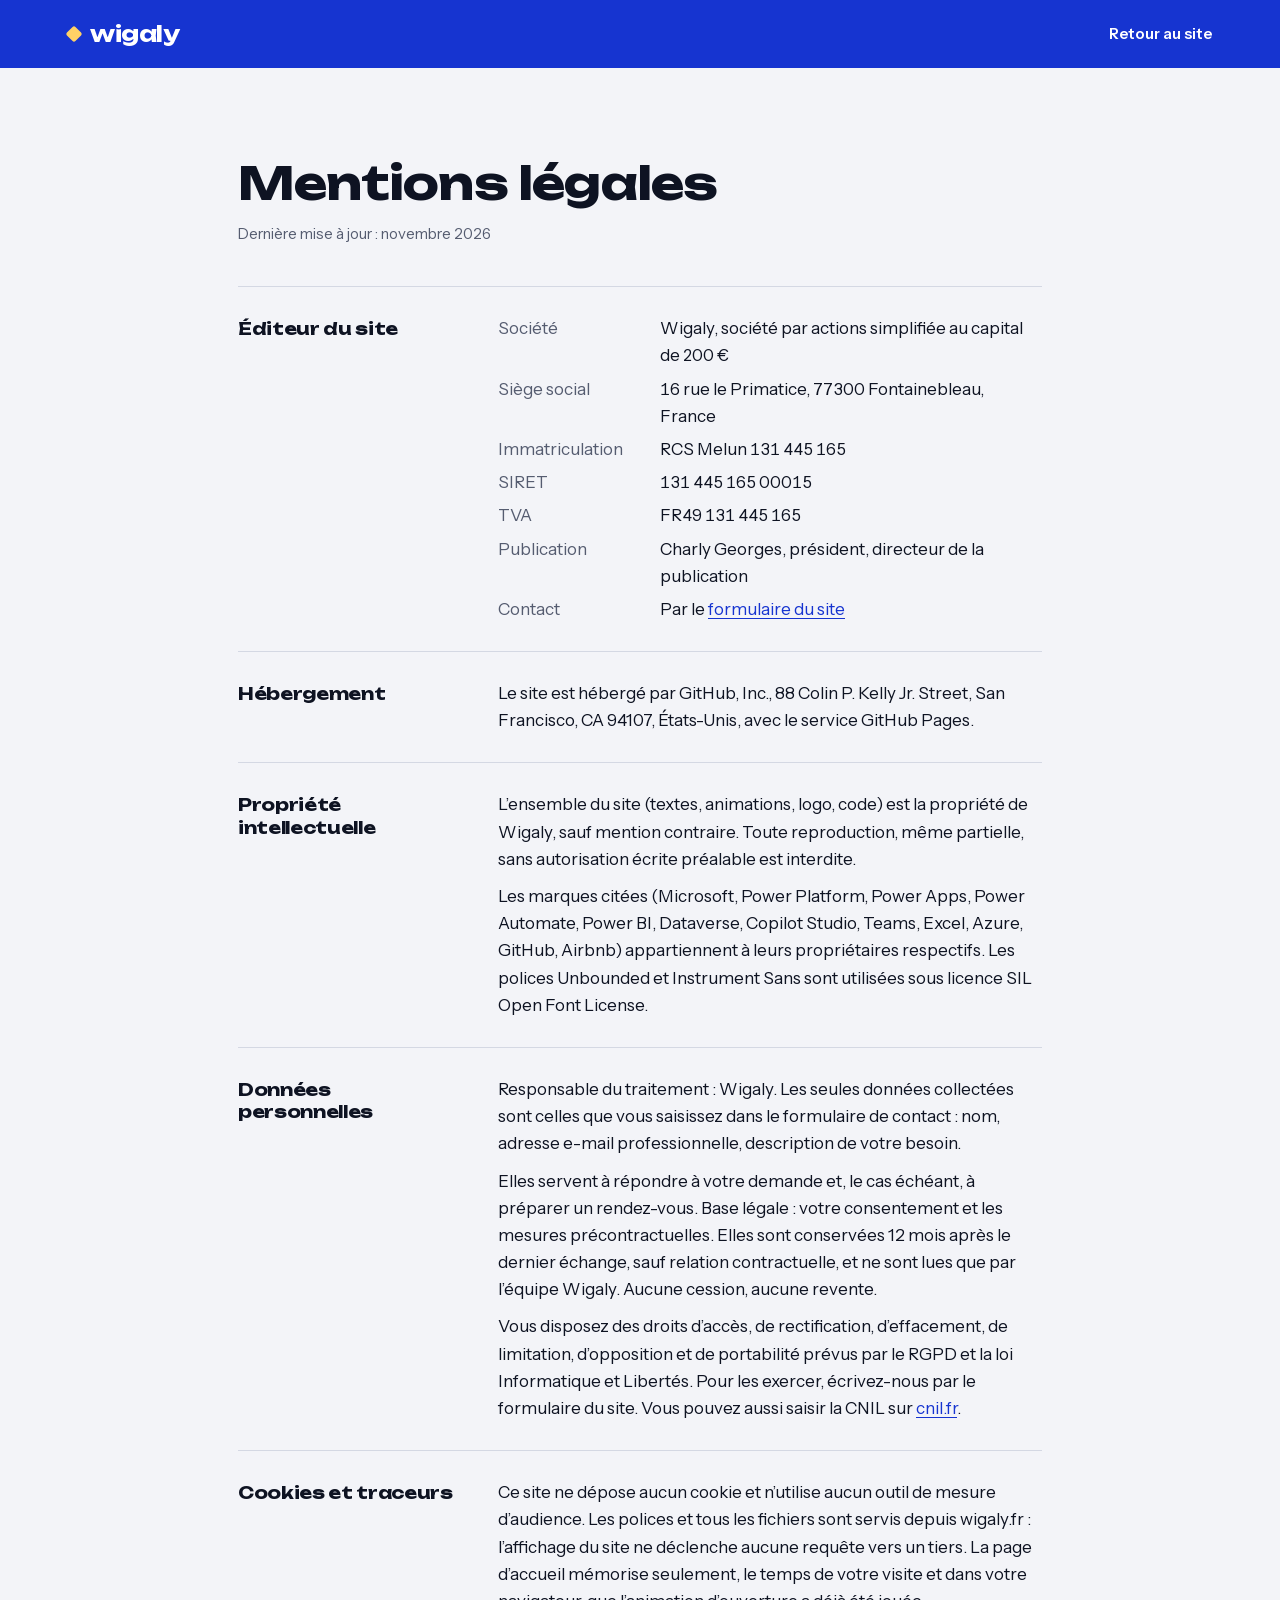
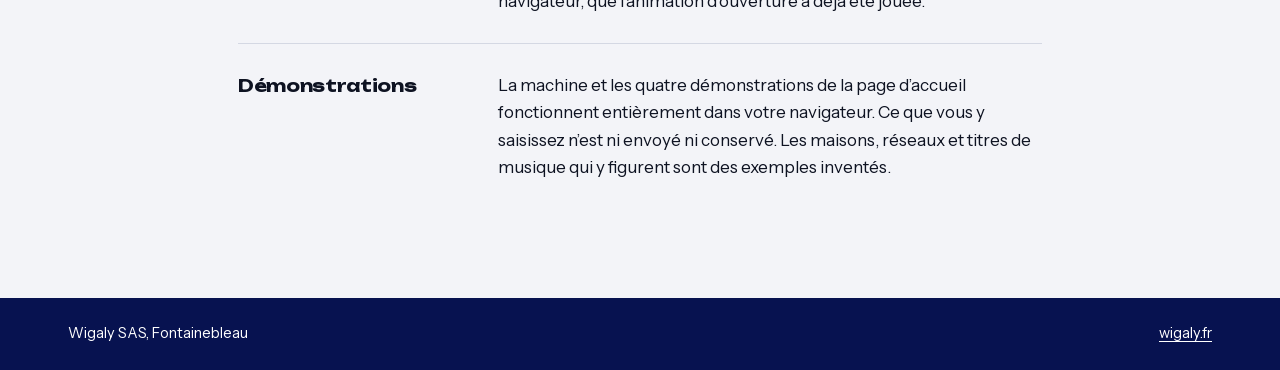
<file: mentions-legales.html>
<!DOCTYPE html>
<html lang="fr">
<head>
<meta charset="utf-8">
<meta name="viewport" content="width=device-width, initial-scale=1, viewport-fit=cover">
<title>Mentions légales | Wigaly</title>
<meta name="robots" content="noindex, follow">
<link rel="canonical" href="https://wigaly.fr/mentions-legales.html">
<meta name="theme-color" content="#1634D0">
<meta name="color-scheme" content="light dark">
<meta http-equiv="Content-Security-Policy" content="default-src 'none'; script-src 'none'; style-src 'sha256-qsNe1pmRKp04ZDD/qG4CehEFyU7+p1VHZkWbp8xxyY0='; img-src 'self' data:; font-src 'self'; connect-src 'self'; base-uri 'none'; form-action 'self'">
<link rel="icon" href="favicon.ico" sizes="32x32">
<link rel="icon" href="favicon.svg" type="image/svg+xml">
<link rel="apple-touch-icon" href="apple-touch-icon.png">
<link rel="preload" href="fonts/unbounded.woff2" as="font" type="font/woff2" crossorigin>
<link rel="preload" href="fonts/instrument-sans.woff2" as="font" type="font/woff2" crossorigin>
<style>
@font-face{font-family:"Unbounded";src:url("fonts/unbounded.woff2") format("woff2");font-weight:500 700;font-style:normal;font-display:swap}
@font-face{font-family:"Instrument Sans";src:url("fonts/instrument-sans.woff2") format("woff2");font-weight:400 700;font-style:normal;font-display:swap}
:root{
  --paper:#F3F4F8; --ink:#0E1322; --mute:#555C70; --line:#D4D8E3;
  --cobalt:#1634D0; --night:#071250; --signal:#FFD166; --accent:#1634D0; --focus:#1634D0;
  --display:"Unbounded","Arial Black","Segoe UI",system-ui,sans-serif;
  --text:"Instrument Sans","Helvetica Neue",Helvetica,Arial,sans-serif;
  --gut:clamp(20px,4vw,48px);
  color-scheme:light;
  box-sizing:border-box;padding-top:env(safe-area-inset-top,0px);padding-bottom:env(safe-area-inset-bottom,0px);
}
@media (prefers-color-scheme:dark){
  :root:not([data-theme="light"]){--paper:#0C101C;--ink:#EEF0F6;--mute:#A4ACC2;--line:#262D44;--accent:#93A5FF;--focus:#FFD166;color-scheme:dark}
}
:root[data-theme="dark"]{--paper:#0C101C;--ink:#EEF0F6;--mute:#A4ACC2;--line:#262D44;--accent:#93A5FF;--focus:#FFD166;color-scheme:dark}
*,*::before,*::after{box-sizing:border-box}
html{-webkit-text-size-adjust:100%;text-size-adjust:100%}
body{margin:0;min-height:100vh;display:flex;flex-direction:column;background:var(--paper);color:var(--ink);font:400 17px/1.6 var(--text);-webkit-font-smoothing:antialiased}
body::before{content:"";position:fixed;inset:0 0 auto;height:env(safe-area-inset-top,0px);z-index:40;background:var(--cobalt)}
h1,h2{font-family:var(--display);font-weight:700;letter-spacing:-.02em;line-height:1.1;margin:0;text-wrap:balance}
p{margin:0;text-wrap:pretty}
a{color:var(--accent);text-underline-offset:.2em}
:focus-visible{outline:3px solid var(--focus);outline-offset:3px}
.oc{--focus:#FFD166}
.wrap{width:100%;max-width:1240px;margin-inline:auto;padding-left:max(var(--gut),env(safe-area-inset-left,0px));padding-right:max(var(--gut),env(safe-area-inset-right,0px))}
.nav{background:var(--cobalt);color:#fff}
.nav>.wrap{display:flex;align-items:center;justify-content:space-between;gap:16px;height:68px}
.logo{display:inline-flex;align-items:center;gap:10px;font:700 22px/1 var(--display);letter-spacing:-.02em;text-decoration:none;color:#fff}
.logo i{width:12px;height:12px;border-radius:2px;background:var(--signal);transform:rotate(45deg);flex:none}
.nav .logo{view-transition-name:logo}
.back{display:inline-flex;align-items:center;min-height:44px;color:#fff;font-weight:600;font-size:15px;text-decoration:none}
.back:hover{text-decoration:underline}
main{flex:1}
.legal{max-width:900px;padding-block:clamp(48px,7vw,96px)}
.legal h1{font-size:clamp(28px,4vw,46px)}
.legal .date{margin-top:14px;font-size:15px;color:var(--mute)}
.legal section{display:grid;grid-template-columns:minmax(0,220px) minmax(0,1fr);gap:8px 40px;padding-block:28px;border-top:1px solid var(--line)}
.legal section:first-of-type{margin-top:40px}
.legal h2{font-size:17px;line-height:1.3;padding-top:3px}
.legal p+p{margin-top:10px}
.legal dl{margin:0;display:grid;gap:6px}
.legal dl div{display:grid;grid-template-columns:minmax(0,150px) minmax(0,1fr);gap:12px}
.legal dt{color:var(--mute)}
.legal dd{margin:0;font-variant-numeric:tabular-nums}
@media (max-width:720px){.legal section{grid-template-columns:minmax(0,1fr)}.legal dl div{grid-template-columns:minmax(0,1fr);gap:0}}
.foot{background:var(--night);color:#fff;font-size:14.5px}
.foot .wrap{display:flex;flex-wrap:wrap;justify-content:space-between;gap:12px;padding-block:24px}
.foot a{color:#fff}
/* 404 */
.lost{flex:1;display:grid;place-items:center;background:var(--cobalt);color:#fff;text-align:center}
.lost .wrap{display:grid;justify-items:center;gap:22px;padding-block:clamp(48px,10vh,120px)}
.lost svg{width:min(100%,420px);height:auto}
.lost svg text{font-family:var(--display)}
.lost h1{font-size:clamp(26px,4.4vw,48px);max-width:18ch}
.lost p{max-width:46ch;color:rgba(255,255,255,.86)}
.btn{display:inline-flex;align-items:center;justify-content:center;min-height:48px;padding:0 24px;border-radius:999px;background:var(--signal);color:#0E1322;font:600 16px/1 var(--text);text-decoration:none}
.press{animation:press 2.6s cubic-bezier(.6,0,.4,1) infinite}
.squash{transform-origin:210px 150px;animation:squash 2.6s cubic-bezier(.6,0,.4,1) infinite}
@keyframes press{0%,55%,100%{transform:translateY(0)}70%,82%{transform:translateY(26px)}}
@keyframes squash{0%,55%,100%{transform:scaleY(1)}70%,82%{transform:scaleY(.36)}}
@view-transition{navigation:auto}
@media (prefers-reduced-motion:reduce){*,*::before,*::after{animation:none!important;transition:none!important}}

</style>
</head>
<body>
<header class="nav oc"><div class="wrap"><a class="logo" href="./" aria-label="Wigaly, accueil"><i></i>wigaly</a><a class="back" href="./">Retour au site</a></div></header>
<main>
<div class="wrap legal">
  <h1>Mentions légales</h1>
  <p class="date">Dernière mise à jour&nbsp;: novembre 2026</p>

  <section>
    <h2>Éditeur du site</h2>
    <dl>
      <div><dt>Société</dt><dd>Wigaly, société par actions simplifiée au capital de 200&nbsp;€</dd></div>
      <div><dt>Siège social</dt><dd>16 rue le Primatice, 77300 Fontainebleau, France</dd></div>
      <div><dt>Immatriculation</dt><dd>RCS Melun 131&nbsp;445&nbsp;165</dd></div>
      <div><dt>SIRET</dt><dd>131&nbsp;445&nbsp;165&nbsp;00015</dd></div>
      <div><dt>TVA</dt><dd>FR49&nbsp;131&nbsp;445&nbsp;165</dd></div>
      <div><dt>Publication</dt><dd>Charly Georges, président, directeur de la publication</dd></div>
      <div><dt>Contact</dt><dd>Par le <a href="./#contact">formulaire du site</a></dd></div>
    </dl>
  </section>

  <section>
    <h2>Hébergement</h2>
    <p>Le site est hébergé par GitHub, Inc., 88 Colin P. Kelly Jr. Street, San Francisco, CA 94107, États-Unis, avec le service GitHub Pages.</p>
  </section>

  <section>
    <h2>Propriété intellectuelle</h2>
    <div>
      <p>L’ensemble du site (textes, animations, logo, code) est la propriété de Wigaly, sauf mention contraire. Toute reproduction, même partielle, sans autorisation écrite préalable est interdite.</p>
      <p>Les marques citées (Microsoft, Power Platform, Power Apps, Power Automate, Power BI, Dataverse, Copilot Studio, Teams, Excel, Azure, GitHub, Airbnb) appartiennent à leurs propriétaires respectifs. Les polices Unbounded et Instrument Sans sont utilisées sous licence SIL Open Font License.</p>
    </div>
  </section>

  <section>
    <h2>Données personnelles</h2>
    <div>
      <p>Responsable du traitement&nbsp;: Wigaly. Les seules données collectées sont celles que vous saisissez dans le formulaire de contact&nbsp;: nom, adresse e-mail professionnelle, description de votre besoin.</p>
      <p>Elles servent à répondre à votre demande et, le cas échéant, à préparer un rendez-vous. Base légale&nbsp;: votre consentement et les mesures précontractuelles. Elles sont conservées 12 mois après le dernier échange, sauf relation contractuelle, et ne sont lues que par l’équipe Wigaly. Aucune cession, aucune revente.</p>
      <p>Vous disposez des droits d’accès, de rectification, d’effacement, de limitation, d’opposition et de portabilité prévus par le RGPD et la loi Informatique et Libertés. Pour les exercer, écrivez-nous par le formulaire du site. Vous pouvez aussi saisir la CNIL sur <a href="https://www.cnil.fr" rel="noopener">cnil.fr</a>.</p>
    </div>
  </section>

  <section>
    <h2>Cookies et traceurs</h2>
    <p>Ce site ne dépose aucun cookie et n’utilise aucun outil de mesure d’audience. Les polices et tous les fichiers sont servis depuis wigaly.fr&nbsp;: l’affichage du site ne déclenche aucune requête vers un tiers. La page d’accueil mémorise seulement, le temps de votre visite et dans votre navigateur, que l’animation d’ouverture a déjà été jouée.</p>
  </section>

  <section>
    <h2>Démonstrations</h2>
    <p>La machine et les quatre démonstrations de la page d’accueil fonctionnent entièrement dans votre navigateur. Ce que vous y saisissez n’est ni envoyé ni conservé. Les maisons, réseaux et titres de musique qui y figurent sont des exemples inventés.</p>
  </section>
</div>
</main>
<footer class="foot oc"><div class="wrap"><span>Wigaly SAS, Fontainebleau</span><a href="./">wigaly.fr</a></div></footer>
</body>
</html>
</file>
